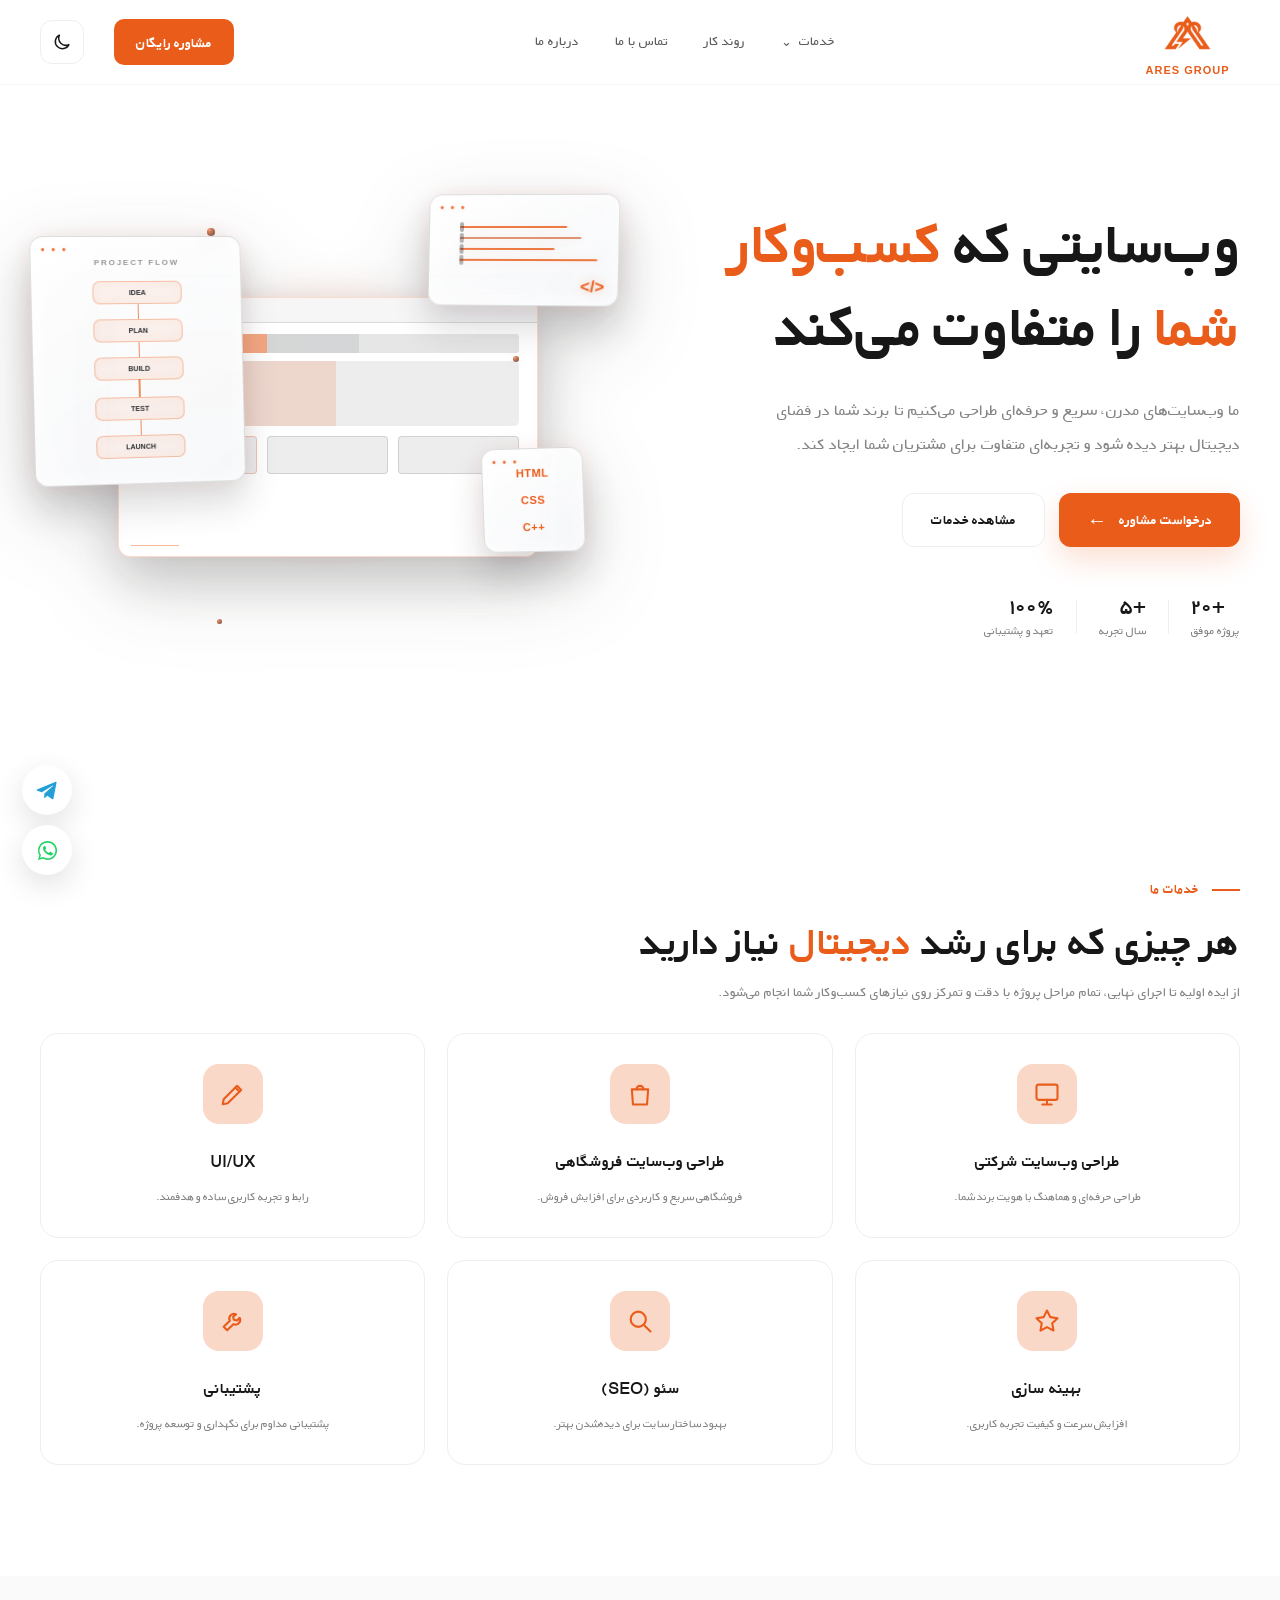
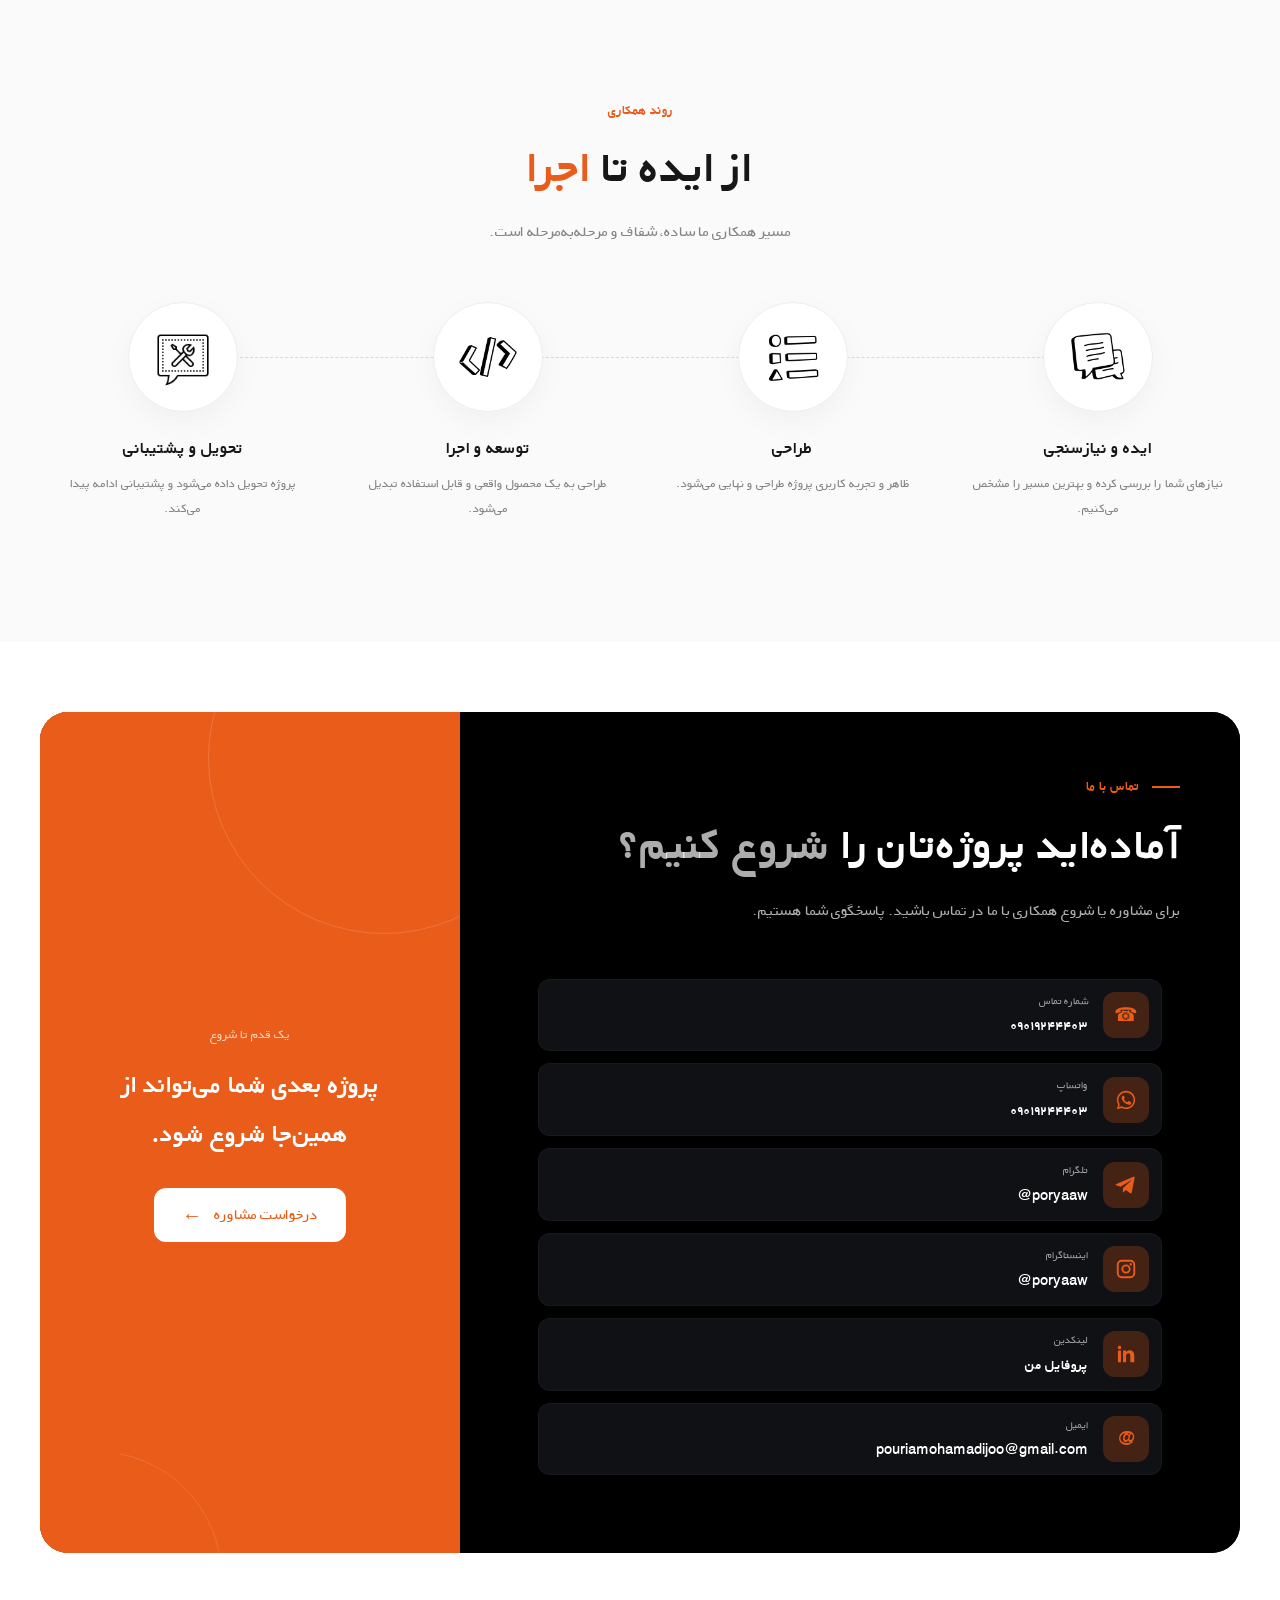
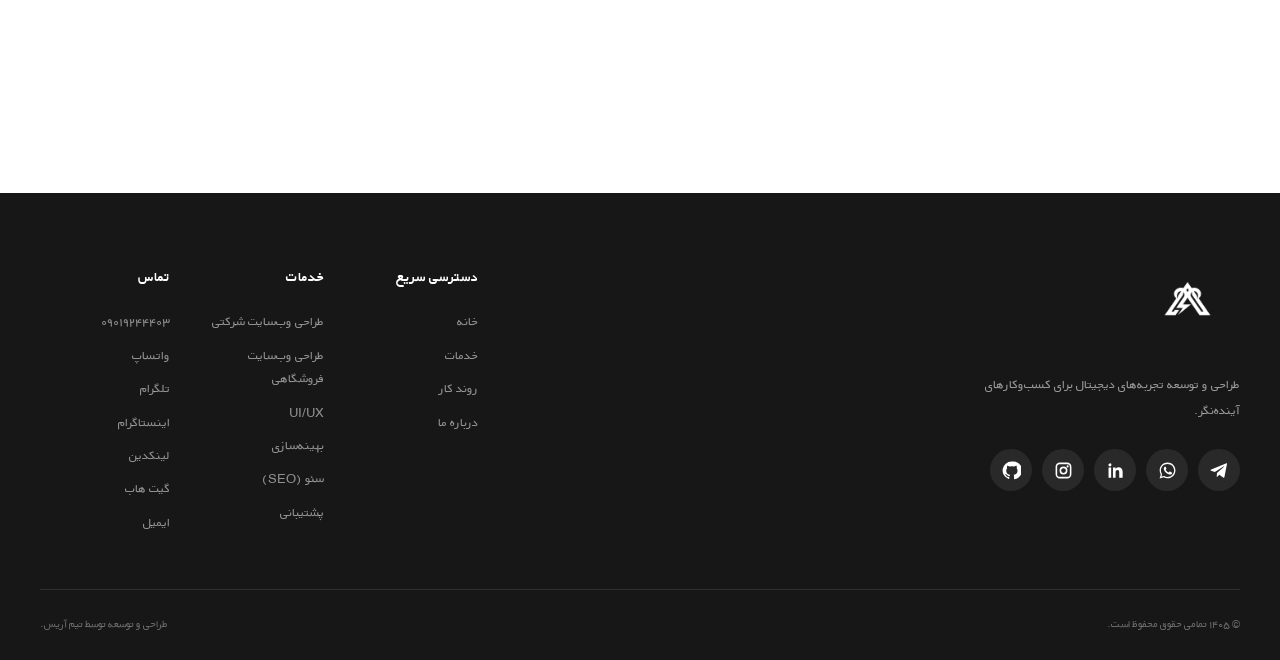
<file: index.html>
<!DOCTYPE html>
<html lang="fa" dir="rtl">

<head>
    <meta charset="UTF-8">
    <meta name="viewport" content="width=device-width, initial-scale=1.0">

    <title>ARES</title>

    <meta
        name="description"
        content="طراحی و توسعه وب‌سایت‌های حرفه‌ای"
    >

    <script>
        (function () {
            try {
                var theme = localStorage.getItem("ares-theme");
                if (theme === "dark" ||
                    (theme === null && window.matchMedia("(prefers-color-scheme: dark)").matches)) {
                    document.documentElement.classList.add("theme-ready");
                }
            } catch (e) {}
        })();
    </script>

    <link rel="stylesheet" href="css/style.css">
</head>

<body>

    <!-- =========================
         FLOATING SOCIAL BUTTONS
    ========================== -->

    <div class="floating-socials">

        <a
            href="https://t.me/poryaaw"
            target="_blank"
            rel="noopener noreferrer"
            class="social-btn telegram"
            aria-label="تلگرام"
        >
            <svg viewBox="0 0 24 24" aria-hidden="true">
                <path d="M21.5 3.5L18.3 20c-.2 1.1-.8 1.4-1.7.9l-4.8-3.5-2.3 2.2c-.3.3-.5.5-1 .5l.3-4.9 8.9-8c.4-.4-.1-.6-.6-.2L6.1 13.8l-4.7-1.5c-1-.3-1-1 .2-1.5L20 3c.9-.3 1.7.2 1.5.5z"/>
            </svg>
        </a>

        <a
            href="https://wa.me/989019244403"
            target="_blank"
            rel="noopener noreferrer"
            class="social-btn whatsapp"
            aria-label="واتساپ"
        >
            <svg viewBox="0 0 24 24" aria-hidden="true">
                <path d="M12.1 2C6.6 2 2.1 6.4 2.1 11.9c0 1.8.5 3.5 1.4 5L2 22l5.2-1.4c1.5.8 3.1 1.2 4.8 1.2 5.5 0 10-4.4 10-9.9S17.6 2 12.1 2zm0 18.1c-1.5 0-3-.4-4.3-1.1l-.3-.2-3.1.8.8-3-.2-.3c-.9-1.3-1.3-2.8-1.3-4.4 0-4.5 3.7-8.1 8.3-8.1s8.3 3.6 8.3 8.1-3.7 8.2-8.2 8.2zm4.5-6.1c-.2-.1-1.4-.7-1.6-.8-.2-.1-.4-.1-.5.1-.2.2-.6.8-.7 1-.1.2-.3.2-.5.1-1.5-.7-2.5-1.3-3.5-3-.3-.5.3-.5.8-1.7.1-.2 0-.4-.1-.5-.1-.1-.5-1.2-.7-1.6-.2-.4-.4-.3-.5-.3h-.4c-.2 0-.5.1-.7.3-.2.2-.9.9-.9 2.2s.9 2.5 1 2.7c.1.2 1.8 2.8 4.4 3.9 1.7.7 2.4.8 3.3.7.5-.1 1.4-.6 1.6-1.1.2-.5.2-1 .1-1.1-.1-.2-.3-.2-.5-.3z"/>
            </svg>
        </a>

    </div>


    <!-- =========================
         HEADER
    ========================== -->

    <header class="header">

        <div class="container header-inner">

            <a href="index.html#home" class="logo-link">
                <img
                    src="/logo/YOUR-LOGO.png"
                    alt="ARES"
                    class="logo"
                >
                <span class="logo-name">ARES GROUP</span>
            </a>

            <nav class="navigation">
<div class="nav-services-dropdown">
                    <a href="index.html#services" class="nav-link nav-services-trigger" aria-haspopup="true">
                        خدمات
                        <span class="nav-services-arrow" aria-hidden="true">⌄</span>
                    </a>
                    <div class="services-dropdown-menu" role="menu">
                        <a href="service-corporate.html" role="menuitem">طراحی وب‌سایت شرکتی</a>
                        <a href="service-ecommerce.html" role="menuitem">طراحی وب‌سایت فروشگاهی</a>
                        <a href="service-uiux.html" role="menuitem">UI/UX</a>
                        <a href="service-optimization.html" role="menuitem">بهینه‌سازی</a>
                        <a href="service-seo.html" role="menuitem">سئو (SEO)</a>
                        <a href="service-support.html" role="menuitem">پشتیبانی</a>
                    </div>
                </div>

                <a href="#process" class="nav-link">
                    روند کار
                </a>

                <a href="#contact" class="nav-link">
                    تماس با ما
                </a>

                <a href="about.html" class="nav-link">
                    درباره ما
                </a>

            </nav>

            <a href="index.html#contact-form" class="header-button consultation-link">
                مشاوره رایگان
            </a>

            <button
                class="theme-toggle"
                type="button"
                aria-label="فعال کردن حالت تاریک"
                aria-pressed="false"
                title="حالت تاریک"
            >
                <svg class="moon-icon" viewBox="0 0 24 24" aria-hidden="true">
                    <path d="M20.2 15.1A8.5 8.5 0 0 1 8.9 3.8 8.5 8.5 0 1 0 20.2 15.1Z"></path>
                </svg>
                <svg class="sun-icon" viewBox="0 0 24 24" aria-hidden="true">
                    <circle cx="12" cy="12" r="4"></circle>
                    <path d="M12 2v2M12 20v2M4.93 4.93l1.42 1.42M17.65 17.65l1.42 1.42M2 12h2M20 12h2M4.93 19.07l1.42-1.42M17.65 6.35l1.42 1.42"></path>
                </svg>
            </button>

            <button
                class="mobile-menu-button"
                aria-label="باز کردن منو"
                type="button"
            >
                <span></span>
                <span></span>
                <span></span>
            </button>

        </div>

        <div class="mobile-navigation">
            <button type="button" class="theme-toggle mobile-theme-toggle" aria-label="تغییر حالت نمایش" aria-pressed="false">
                <svg class="moon-icon" viewBox="0 0 24 24" aria-hidden="true"><path d="M20.2 15.1A8.5 8.5 0 0 1 8.9 3.8 8.5 8.5 0 1 0 20.2 15.1Z"></path></svg>
                <svg class="sun-icon" viewBox="0 0 24 24" aria-hidden="true"><circle cx="12" cy="12" r="4"></circle><path d="M12 2v2M12 20v2M4.93 4.93l1.42 1.42M17.65 17.65l1.42 1.42M2 12h2M20 12h2M4.93 19.07l1.42-1.42M17.65 6.35l1.42 1.42"></path></svg>
            </button>
<div class="mobile-services-group">
                <a href="index.html#services">خدمات</a>
                <div class="mobile-services-submenu">
                    <a href="service-corporate.html">طراحی وب‌سایت شرکتی</a>
                    <a href="service-ecommerce.html">طراحی وب‌سایت فروشگاهی</a>
                    <a href="service-uiux.html">UI/UX</a>
                    <a href="service-optimization.html">بهینه‌سازی</a>
                    <a href="service-seo.html">سئو (SEO)</a>
                    <a href="service-support.html">پشتیبانی</a>
                </div>
            </div>
            <a href="#process">روند کار</a>
            <a href="#contact">تماس با ما</a>
            <a href="about.html">درباره ما</a>

        </div>

    </header>


    <main>

        <!-- =========================
             HERO
        ========================== -->

        <section class="hero" id="home">

            <div class="container hero-grid">

                <div class="hero-content">

                    <h1>
                        وب‌سایتی که
                        <span>کسب‌وکار شما</span>
                        را متفاوت می‌کند
                    </h1>

                    <p class="hero-description">
                        ما وب‌سایت‌های مدرن، سریع و حرفه‌ای طراحی می‌کنیم
                        تا برند شما در فضای دیجیتال بهتر دیده شود و
                        تجربه‌ای متفاوت برای مشتریان شما ایجاد کند.
                    </p>

                    <div class="hero-buttons">

                        <a href="#contact-form" class="primary-button consultation-link">
                            درخواست مشاوره
                            <span>←</span>
                        </a>

                        <a href="#services" class="secondary-button">
                            مشاهده خدمات
                        </a>

                    </div>

                    <div class="hero-trust">

                        <div class="trust-item">
                            <strong dir="ltr">۲۰+</strong>
                            <span>پروژه موفق</span>
                        </div>

                        <div class="trust-divider"></div>

                        <div class="trust-item">
                            <strong>+۵</strong>
                            <span>سال تجربه</span>
                        </div>

                        <div class="trust-divider"></div>

                        <div class="trust-item">
                            <strong>۱۰۰٪</strong>
                            <span>تعهد و پشتیبانی</span>
                        </div>

                    </div>

                </div>


                <div class="hero-visual">

                    <div class="hero-3d-scene" aria-hidden="true">
                        <div class="hero-panel hero-panel-code">
                            
                            <div class="code-line"></div>
                            <div class="code-line"></div>
                            <div class="code-line"></div>
                            <div class="code-line"></div>
                            <b>&lt;/&gt;</b>
                        </div>

                        <div class="hero-panel hero-panel-flow">
                            <span class="flow-title">PROJECT FLOW</span>
                            <div class="flow-row">
                                <i>IDEA</i><em></em><i>PLAN</i><em></em><i>BUILD</i>
                            </div>
                            <div class="flow-row flow-row-second">
                                <i>TEST</i><em></em><i>LAUNCH</i>
                            </div>
                        </div>
<div class="hero-panel-webpage">
                            <div class="web-topbar"></div>
                            <div class="web-nav"></div>
                            <div class="web-hero"></div>
                            <div class="web-cards">
                                <div class="web-card"></div>
                                <div class="web-card"></div>
                                <div class="web-card"></div>
                            </div>
                        </div>

                        <div class="hero-panel hero-panel-data">
                            <div class="stack-item"><b>HTML</b></div>
                            <div class="stack-item"><b>CSS</b></div>
                            <div class="stack-item"><b>C++</b></div>
                        </div>

                        <div class="hero-orb hero-orb-one"></div>
                        <div class="hero-orb hero-orb-two"></div>
                        <div class="hero-orb hero-orb-three"></div>
                    </div>

                </div>

            </div>

        </section>


        <!-- =========================
             SERVICES
        ========================== -->

        <section class="services section" id="services">

            <div class="container">

                <div class="section-heading">

                    <span class="section-label">
                        خدمات ما
                    </span>

                    <h2>
                        هر چیزی که برای رشد
                        <span>دیجیتال</span>
                        نیاز دارید
                    </h2>

                    <p>
                        از ایده اولیه تا اجرای نهایی، تمام مراحل پروژه
                        با دقت و تمرکز روی نیازهای کسب‌وکار شما انجام می‌شود.
                    </p>

                </div>


                <div class="services-grid">

                    <a href="service-corporate.html" class="service-card" aria-label="طراحی وب‌سایت شرکتی">
                        <div class="service-icon" aria-hidden="true"><svg viewBox="0 0 24 24"><rect x="3" y="4" width="18" height="13" rx="1.5"></rect><path d="M8 21h8M12 17v4"></path></svg></div>
                        <h3>طراحی وب‌سایت شرکتی</h3>
                        <p>طراحی حرفه‌ای و هماهنگ با هویت برند شما.</p>
                    </a>

                    <a href="service-ecommerce.html" class="service-card" aria-label="طراحی وب‌سایت فروشگاهی">
                        <div class="service-icon" aria-hidden="true"><svg viewBox="0 0 24 24"><path d="M5 8h14l-1 13H6L5 8Z"></path><path d="M9 8a3 3 0 0 1 6 0"></path></svg></div>
                        <h3>طراحی وب‌سایت فروشگاهی</h3>
                        <p>فروشگاهی سریع و کاربردی برای افزایش فروش.</p>
                    </a>

                    <a href="service-uiux.html" class="service-card" aria-label="UI/UX">
                        <div class="service-icon" aria-hidden="true"><svg viewBox="0 0 24 24"><path d="m4 16.5-.8 4.3 4.3-.8L19 8.5 15.5 5 4 16.5Z"></path><path d="m14 6.5 3.5 3.5"></path></svg></div>
                        <h3>UI/UX</h3>
                        <p>رابط و تجربه کاربری ساده و هدفمند.</p>
                    </a>

                    <a href="service-optimization.html" class="service-card" aria-label="بهینه سازی">
                        <div class="service-icon" aria-hidden="true"><svg viewBox="0 0 24 24"><path d="m12 3 2.8 5.7 6.2.9-4.5 4.4 1.1 6.2-5.6-3-5.6 3 1.1-6.2L3 9.6l6.2-.9L12 3Z"></path></svg></div>
                        <h3>بهینه سازی</h3>
                        <p>افزایش سرعت و کیفیت تجربه کاربری.</p>
                    </a>

                    <a href="service-seo.html" class="service-card" aria-label="سئو (SEO)">
                        <div class="service-icon" aria-hidden="true"><svg viewBox="0 0 24 24"><circle cx="10.5" cy="10.5" r="6.5"></circle><path d="m16 16 5 5"></path></svg></div>
                        <h3>سئو (SEO)</h3>
                        <p>بهبود ساختار سایت برای دیده‌شدن بهتر.</p>
                    </a>

                    <a href="service-support.html" class="service-card" aria-label="پشتیبانی">
                        <div class="service-icon" aria-hidden="true"><svg viewBox="0 0 24 24"><path d="M14.7 6.3a4 4 0 0 0-5.4 5.4L4 17l3 3 5.3-5.3a4 4 0 0 0 5.4-5.4l-2.3 2.3-2.7-.6-.6-2.7 2.6-2Z"></path></svg></div>
                        <h3>پشتیبانی</h3>
                        <p>پشتیبانی مداوم برای نگهداری و توسعه پروژه.</p>
                    </a>

                </div>

            </div>

        </section>


        <!-- =========================
             PROCESS
        ========================== -->

        <section class="process section" id="process">

            <div class="container">

                <div class="section-heading centered">

                    <span class="section-label">
                        روند همکاری
                    </span>

                    <h2>
                        از ایده تا
                        <span>اجرا</span>
                    </h2>

                    <p>
                        مسیر همکاری ما ساده، شفاف و مرحله‌به‌مرحله است.
                    </p>

                </div>


                <div class="process-grid">

                    <div class="process-line"></div>
                    <div class="process-item">

                        <div class="process-icon">
                            <img src="assets/icons/1.png" alt="">
                        </div>

                        <h3>
                            ایده و نیازسنجی
                        </h3>

                        <p>
                            نیازهای شما را بررسی کرده و
                            بهترین مسیر را مشخص می‌کنیم.
                        </p>

                    </div>

                    <div class="process-item">

                        <div class="process-icon">
                            <img src="assets/icons/2.png" alt="">
                        </div>

                        <h3>
                            طراحی
                        </h3>

                        <p>
                            ظاهر و تجربه کاربری پروژه
                            طراحی و نهایی می‌شود.
                        </p>

                    </div>

                    <div class="process-item">

                        <div class="process-icon">
                            <img src="assets/icons/3.png" alt="">
                        </div>

                        <h3>
                            توسعه و اجرا
                        </h3>

                        <p>
                            طراحی به یک محصول واقعی و
                            قابل استفاده تبدیل می‌شود.
                        </p>

                    </div>

                    <div class="process-item">

                        <div class="process-icon">
                            <img src="assets/icons/4.png" alt="">
                        </div>

                        <h3>
                            تحویل و پشتیبانی
                        </h3>

                        <p>
                            پروژه تحویل داده می‌شود و
                            پشتیبانی ادامه پیدا می‌کند.
                        </p>

                    </div>

                </div>

            </div>

        </section>


        <!-- =========================
             CONTACT
        ========================== -->

        <section class="contact section" id="contact">

            <div class="container">

                <div class="contact-box">

                    <div class="contact-content">

                        <span class="section-label">
                            تماس با ما
                        </span>

                        <h2>
                            آماده‌اید پروژه‌تان را
                            <span>شروع کنیم؟</span>
                        </h2>

                        <p>
                            برای مشاوره یا شروع همکاری با ما در تماس باشید.
                            پاسخگوی شما هستیم.
                        </p>

                        <div class="contact-methods">


                            <a
                                href="tel:09019244403"
                                class="contact-method"
                            >
                                <div class="contact-method-icon">
                                    ☎
                                </div>

                                <div>
                                    <span>شماره تماس</span>
                                    <strong>
                                        ۰۹۰۱۹۲۴۴۴۰۳
                                    </strong>
                                </div>
                            </a>



                            <a
                                href="https://wa.me/989019244403"
                                target="_blank"
                                rel="noopener noreferrer"
                                class="contact-method"
                            >
                                <div class="contact-method-icon social-icon whatsapp-icon">
                                    <svg viewBox="0 0 24 24" aria-hidden="true"><path d="M12.1 2C6.6 2 2.1 6.4 2.1 11.9c0 1.8.5 3.5 1.4 5L2 22l5.2-1.4c1.5.8 3.1 1.2 4.8 1.2 5.5 0 10-4.4 10-9.9S17.6 2 12.1 2zm0 18.1c-1.5 0-3-.4-4.3-1.1l-.3-.2-3.1.8.8-3-.2-.3c-.9-1.3-1.3-2.8-1.3-4.4 0-4.5 3.7-8.1 8.3-8.1s8.3 3.6 8.3 8.1-3.7 8.2-8.2 8.2zm4.5-6.1c-.2-.1-1.4-.7-1.6-.8-.2-.1-.4-.1-.5.1-.2.2-.6.8-.7 1-.1.2-.3.2-.5.1-1.5-.7-2.5-1.3-3.5-3-.3-.5.3-.5.8-1.7.1-.2 0-.4-.1-.5-.1-.1-.5-1.2-.7-1.6-.2-.4-.4-.3-.5-.3h-.4c-.2 0-.5.1-.7.3-.2.2-.9.9-.9 2.2s.9 2.5 1 2.7c.1.2 1.8 2.8 4.4 3.9 1.7.7 2.4.8 3.3.7.5-.1 1.4-.6 1.6-1.1.2-.5.2-1 .1-1.1-.1-.2-.3-.2-.5-.3z"/></svg>
                                </div>

                                <div>
                                    <span>واتساپ</span>
                                    <strong>
                                        ۰۹۰۱۹۲۴۴۴۰۳
                                    </strong>
                                </div>
                            </a>



                            <a
                                href="https://t.me/poryaaw"
                                target="_blank"
                                rel="noopener noreferrer"
                                class="contact-method"
                            >
                                <div class="contact-method-icon social-icon telegram-icon">
                                    <svg viewBox="0 0 24 24" aria-hidden="true"><path d="M21.5 3.5L18.3 20c-.2 1.1-.8 1.4-1.7.9l-4.8-3.5-2.3 2.2c-.3.3-.5.5-1 .5l.3-4.9 8.9-8c.4-.4-.1-.6-.6-.2L6.1 13.8l-4.7-1.5c-1-.3-1-1 .2-1.5L20 3c.9-.3 1.7.2 1.5.5z"/></svg>
                                </div>

                                <div>
                                    <span>تلگرام</span>
                                    <strong>
                                        @poryaaw
                                    </strong>
                                </div>
                            </a>


                            <a
                                href="https://www.instagram.com/poryaaw/"
                                target="_blank"
                                rel="noopener noreferrer"
                                class="contact-method"
                                aria-label="اینستاگرام"
                            >
                                <div class="contact-method-icon social-icon">
                                    <svg viewBox="0 0 24 24" aria-hidden="true">
                                        <path d="M7.3 2h9.4A5.3 5.3 0 0 1 22 7.3v9.4a5.3 5.3 0 0 1-5.3 5.3H7.3A5.3 5.3 0 0 1 2 16.7V7.3A5.3 5.3 0 0 1 7.3 2zm0 2A3.3 3.3 0 0 0 4 7.3v9.4A3.3 3.3 0 0 0 7.3 20h9.4a3.3 3.3 0 0 0 3.3-3.3V7.3A3.3 3.3 0 0 0 16.7 4H7.3zm9.9 1.5a1.3 1.3 0 1 1 0 2.6 1.3 1.3 0 0 1 0-2.6zM12 7a5 5 0 1 1 0 10 5 5 0 0 1 0-10zm0 2a3 3 0 1 0 0 6 3 3 0 0 0 0-6z"/>
                                    </svg>
                                </div>
                                <div>
                                    <span>اینستاگرام</span>
                                    <strong>@poryaaw</strong>
                                </div>
                            </a>


                            <a
                                href="https://www.linkedin.com/in/pouriyamohammadijoo-ab407a313"
                                target="_blank"
                                rel="noopener noreferrer"
                                class="contact-method"
                                aria-label="لینکدین"
                            >
                                <div class="contact-method-icon social-icon">
                                    <svg viewBox="0 0 24 24" aria-hidden="true">
                                        <path d="M6.5 8.2H3.2V21h3.3V8.2zM4.9 3A1.9 1.9 0 1 0 5 6.8 1.9 1.9 0 0 0 4.9 3zM21 13.7c0-3.9-2.1-5.8-5-5.8-2.3 0-3.3 1.3-3.9 2.1V8.2H8.8V21h3.3v-6.3c0-1.7.3-3.4 2.5-3.4 2.1 0 2.1 2 2.1 3.5V21H21v-7.3z"/>
                                    </svg>
                                </div>
                                <div>
                                    <span>لینکدین</span>
                                    <strong>پروفایل من</strong>
                                </div>
                            </a>

                            <a href="mailto:pouriamohamadijoo@gmail.com" class="contact-method">
                                <div class="contact-method-icon">@</div>
                                <div>
                                    <span>ایمیل</span>
                                    <strong>pouriamohamadijoo@gmail.com</strong>
                                </div>
                            </a>

                        </div>

                    </div>


                    <div class="contact-action">

                        <div class="contact-action-inner">

                            <div class="contact-action-copy">
                                <span>
                                    یک قدم تا شروع
                                </span>

                                <h3>
                                    پروژه بعدی شما
                                    می‌تواند از همین‌جا شروع شود.
                                </h3>
                            </div>

                            <button
                                type="button"
                                class="white-button contact-form-toggle"
                                aria-expanded="false"
                                aria-controls="contact-form"
                            >
                                درخواست مشاوره
                                <span>←</span>
                            </button>

                            <form class="contact-form" id="contact-form" novalidate>
                                <input type="text" name="website" class="contact-form-honeypot" tabindex="-1" autocomplete="off" aria-hidden="true">
                                <div class="contact-form-header">
                                    <span>شروع همکاری</span>
                                    <button type="button" class="contact-form-close" aria-label="بستن فرم">×</button>
                                </div>

                                <label>
                                    <span>نام و نام خانوادگی</span>
                                    <input type="text" name="name" autocomplete="name" placeholder="نام و نام خانوادگی" required>
                                </label>

                                <label>
                                    <span>شماره تماس</span>
                                    <input type="tel" name="phone" autocomplete="tel" inputmode="numeric" pattern="[0-9]*" maxlength="11" placeholder="09123456789" required>
                                </label>

                                <label>
                                    <span>به چه چیزی نیاز داری؟</span>
                                    <select name="service" required>
                                        <option value="" selected disabled>انتخاب خدمت</option>
                                        <option>طراحی وب‌سایت شرکتی</option>
                                        <option>طراحی وب‌سایت فروشگاهی</option>
                                        <option>UI/UX</option>
                                        <option>بهینه سازی</option>
                                        <option>سئو (SEO)</option>
                                        <option>پشتیبانی</option>
                                        <option>سایر</option>
                                    </select>
                                </label>

                                <label>
                                    <span>توضیح کوتاه <em>(اختیاری)</em></span>
                                    <textarea name="message" rows="3" placeholder="توضیح کوتاه درباره پروژه"></textarea>
                                </label>

                                <button type="submit" class="contact-form-submit">
                                    ارسال درخواست
                                </button>

                                <p class="contact-form-status" role="status" aria-live="polite"></p>
                            </form>

                        </div>

                    </div>

                </div>

            </div>

        </section>

    </main>


    <!-- =========================
         FOOTER
    ========================== -->

    <footer class="footer">

        <div class="container">

            <div class="footer-main">

                <div class="footer-brand">

                    <a href="#home" class="footer-logo-link" aria-label="بازگشت به خانه">
                        <img
                            src="/logo/YOUR-LOGO.png"
                            alt="ARES"
                            class="footer-logo"
                        >
                    </a>

                    <p>
                        طراحی و توسعه تجربه‌های دیجیتال
                        برای کسب‌وکارهای آینده‌نگر.
                    </p>

                    <div class="footer-socials">

                        <a
                            href="https://t.me/poryaaw"
                            target="_blank"
                            rel="noopener noreferrer"
                            aria-label="تلگرام"
                        >
                            <svg viewBox="0 0 24 24" aria-hidden="true">
                                <path d="M21.5 3.5L18.3 20c-.2 1.1-.8 1.4-1.7.9l-4.8-3.5-2.3 2.2c-.3.3-.5.5-1 .5l.3-4.9 8.9-8c.4-.4-.1-.6-.6-.2L6.1 13.8l-4.7-1.5c-1-.3-1-1 .2-1.5L20 3c.9-.3 1.7.2 1.5.5z"/>
                            </svg>
                        </a>

                        <a
                            href="https://wa.me/989019244403"
                            target="_blank"
                            rel="noopener noreferrer"
                            aria-label="واتساپ"
                        >
                            <svg viewBox="0 0 24 24" aria-hidden="true">
                                <path d="M12.1 2C6.6 2 2.1 6.4 2.1 11.9c0 1.8.5 3.5 1.4 5L2 22l5.2-1.4c1.5.8 3.1 1.2 4.8 1.2 5.5 0 10-4.4 10-9.9S17.6 2 12.1 2zm0 18.1c-1.5 0-3-.4-4.3-1.1l-.3-.2-3.1.8.8-3-.2-.3c-.9-1.3-1.3-2.8-1.3-4.4 0-4.5 3.7-8.1 8.3-8.1s8.3 3.6 8.3 8.1-3.7 8.2-8.2 8.2zm4.5-6.1c-.2-.1-1.4-.7-1.6-.8-.2-.1-.4-.1-.5.1-.2.2-.6.8-.7 1-.1.2-.3.2-.5.1-1.5-.7-2.5-1.3-3.5-3-.3-.5.3-.5.8-1.7.1-.2 0-.4-.1-.5-.1-.1-.5-1.2-.7-1.6-.2-.4-.4-.3-.5-.3h-.4c-.2 0-.5.1-.7.3-.2.2-.9.9-.9 2.2s.9 2.5 1 2.7c.1.2 1.8 2.8 4.4 3.9 1.7.7 2.4.8 3.3.7.5-.1 1.4-.6 1.6-1.1.2-.5.2-1 .1-1.1-.1-.2-.3-.2-.5-.3z"/>
                            </svg>
                        </a>

                        <a href="https://www.linkedin.com/in/pouriyamohammadijoo-ab407a313" target="_blank" rel="noopener noreferrer" aria-label="لینکدین">
                            <svg viewBox="0 0 24 24" aria-hidden="true"><path d="M6.5 8.2H3.2V21h3.3V8.2zM4.9 3A1.9 1.9 0 1 0 5 6.8 1.9 1.9 0 0 0 4.9 3zM21 13.7c0-3.9-2.1-5.8-5-5.8-2.3 0-3.3 1.3-3.9 2.1V8.2H8.8V21h3.3v-6.3c0-1.7.3-3.4 2.5-3.4 2.1 0 2.1 2 2.1 3.5V21H21v-7.3z"/></svg>
                        </a>

                        <a href="https://www.instagram.com/poryaaw/" target="_blank" rel="noopener noreferrer" aria-label="اینستاگرام">
                            <svg viewBox="0 0 24 24" aria-hidden="true"><path d="M7.3 2h9.4A5.3 5.3 0 0 1 22 7.3v9.4a5.3 5.3 0 0 1-5.3 5.3H7.3A5.3 5.3 0 0 1 2 16.7V7.3A5.3 5.3 0 0 1 7.3 2zm0 2A3.3 3.3 0 0 0 4 7.3v9.4A3.3 3.3 0 0 0 7.3 20h9.4a3.3 3.3 0 0 0 3.3-3.3V7.3A3.3 3.3 0 0 0 16.7 4H7.3zm9.9 1.5a1.3 1.3 0 1 1 0 2.6 1.3 1.3 0 0 1 0-2.6zM12 7a5 5 0 1 1 0 10 5 5 0 0 1 0-10zm0 2a3 3 0 1 0 0 6 3 3 0 0 0 0-6z"/></svg>
                        </a>


                        <a href="#" class="github-placeholder" aria-label="گیت‌هاب" title="گیت‌هاب">
                            <svg viewBox="0 0 24 24" aria-hidden="true">
                                <path d="M12 .7a11.3 11.3 0 0 0-3.6 22c.6.1.8-.3.8-.6v-2.1c-3.1.7-3.8-1.3-3.8-1.3-.5-1.3-1.2-1.6-1.2-1.6-1-.7.1-.7.1-.7 1.1.1 1.7 1.1 1.7 1.1 1 .1.8 2.1 3.8 1.5.1-.7.4-1.2.7-1.5-2.5-.3-5.1-1.2-5.1-5.5 0-1.2.4-2.2 1.1-3-.1-.3-.5-1.5.1-3.1 0 0 .9-.3 3.1 1.1a10.7 10.7 0 0 1 5.6 0c2.2-1.5 3.1-1.1 3.1-1.1.6 1.6.2 2.8.1 3.1.7.8 1.1 1.8 1.1 3 0 4.3-2.6 5.2-5.1 5.5.4.3.7 1 .7 2v2.9c0 .3.2.7.8.6A11.3 11.3 0 0 0 12 .7Z"/>
                            </svg>
                        </a>
                    </div>

                </div>


                <div class="footer-column">

                    <h4>
                        دسترسی سریع
                    </h4>

                    <a href="#home">خانه</a>
                    <a href="#services">خدمات</a>
                    <a href="#process">روند کار</a>
                    <a href="about.html">درباره ما</a>

                </div>


                <div class="footer-column">

                    <h4>
                        خدمات
                    </h4>

                    <a href="#services">طراحی وب‌سایت شرکتی</a>
                    <a href="#services">طراحی وب‌سایت فروشگاهی</a>
                    <a href="#services">UI/UX</a>
                    <a href="#services">بهینه‌سازی</a>
                    <a href="#services">سئو (SEO)</a>
                    <a href="#services">پشتیبانی</a>

                </div>


                <div class="footer-column">

                    <h4>
                        تماس
                    </h4>

                    <a href="tel:09019244403">
                        ۰۹۰۱۹۲۴۴۴۰۳
                    </a>

                    <a
                        href="https://wa.me/989019244403"
                        target="_blank"
                        rel="noopener noreferrer"
                    >
                        واتساپ
                    </a>

                    <a
                        href="https://t.me/poryaaw"
                        target="_blank"
                        rel="noopener noreferrer"
                    >
                        تلگرام
                    </a>

                    <a
                        href="https://www.instagram.com/poryaaw/"
                        target="_blank"
                        rel="noopener noreferrer"
                    >
                        اینستاگرام
                    </a>

                    <a
                        href="https://www.linkedin.com/in/pouriyamohammadijoo-ab407a313"
                        target="_blank"
                        rel="noopener noreferrer"
                    >
                        لینکدین
                    </a>

                    <a href="#" class="github-placeholder">
                        گیت هاب
                    </a>

                    <a href="mailto:pouriamohamadijoo@gmail.com">
                        ایمیل
                    </a>

                </div>

            </div>


            <div class="footer-bottom">

                <span>
                    © ۱۴۰۵ تمامی حقوق محفوظ است.
                </span>

                <span>
                    طراحی و توسعه توسط تیم آریس.
                </span>

            </div>

        </div>

    </footer>


    <script src="js/script.js"></script>

</body>

</html>
</file>
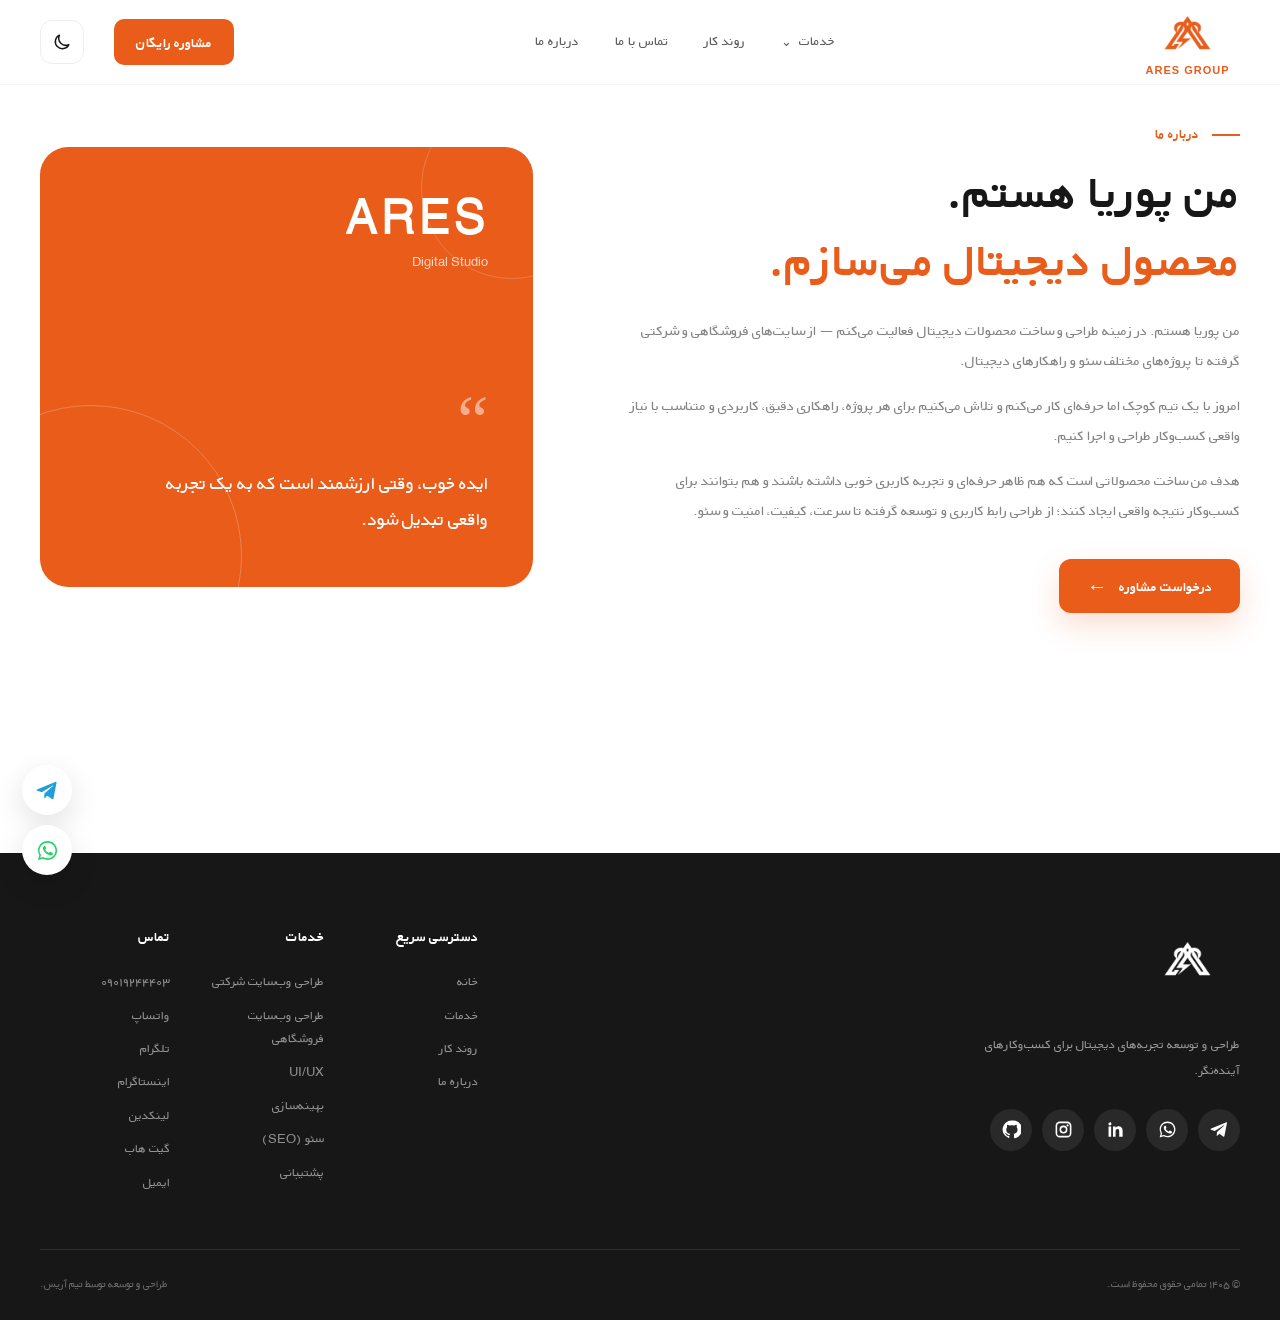
<file: about.html>
<!DOCTYPE html>
<html lang="fa" dir="rtl">

<head>
    <meta charset="UTF-8">
    <meta name="viewport" content="width=device-width, initial-scale=1.0">

    <title>درباره ما | ARES</title>

    <meta
        name="description"
        content="طراحی و توسعه وب‌سایت‌های حرفه‌ای"
    >

    <script>
        (function () {
            try {
                var theme = localStorage.getItem("ares-theme");
                if (theme === "dark" ||
                    (theme === null && window.matchMedia("(prefers-color-scheme: dark)").matches)) {
                    document.documentElement.classList.add("theme-ready");
                }
            } catch (e) {}
        })();
    </script>

    <link rel="stylesheet" href="css/style.css">
</head>

<body>

    <!-- =========================
         FLOATING SOCIAL BUTTONS
    ========================== -->

    <div class="floating-socials">

        <a
            href="https://t.me/poryaaw"
            target="_blank"
            rel="noopener noreferrer"
            class="social-btn telegram"
            aria-label="تلگرام"
        >
            <svg viewBox="0 0 24 24" aria-hidden="true">
                <path d="M21.5 3.5L18.3 20c-.2 1.1-.8 1.4-1.7.9l-4.8-3.5-2.3 2.2c-.3.3-.5.5-1 .5l.3-4.9 8.9-8c.4-.4-.1-.6-.6-.2L6.1 13.8l-4.7-1.5c-1-.3-1-1 .2-1.5L20 3c.9-.3 1.7.2 1.5.5z"/>
            </svg>
        </a>

        <a
            href="https://wa.me/989019244403"
            target="_blank"
            rel="noopener noreferrer"
            class="social-btn whatsapp"
            aria-label="واتساپ"
        >
            <svg viewBox="0 0 24 24" aria-hidden="true">
                <path d="M12.1 2C6.6 2 2.1 6.4 2.1 11.9c0 1.8.5 3.5 1.4 5L2 22l5.2-1.4c1.5.8 3.1 1.2 4.8 1.2 5.5 0 10-4.4 10-9.9S17.6 2 12.1 2zm0 18.1c-1.5 0-3-.4-4.3-1.1l-.3-.2-3.1.8.8-3-.2-.3c-.9-1.3-1.3-2.8-1.3-4.4 0-4.5 3.7-8.1 8.3-8.1s8.3 3.6 8.3 8.1-3.7 8.2-8.2 8.2zm4.5-6.1c-.2-.1-1.4-.7-1.6-.8-.2-.1-.4-.1-.5.1-.2.2-.6.8-.7 1-.1.2-.3.2-.5.1-1.5-.7-2.5-1.3-3.5-3-.3-.5.3-.5.8-1.7.1-.2 0-.4-.1-.5-.1-.1-.5-1.2-.7-1.6-.2-.4-.4-.3-.5-.3h-.4c-.2 0-.5.1-.7.3-.2.2-.9.9-.9 2.2s.9 2.5 1 2.7c.1.2 1.8 2.8 4.4 3.9 1.7.7 2.4.8 3.3.7.5-.1 1.4-.6 1.6-1.1.2-.5.2-1 .1-1.1-.1-.2-.3-.2-.5-.3z"/>
            </svg>
        </a>

    </div>


    <!-- =========================
         HEADER
    ========================== -->

    <header class="header">

        <div class="container header-inner">

            <a href="index.html#home" class="logo-link">
                <img
                    src="/logo/YOUR-LOGO.png"
                    alt="ARES"
                    class="logo"
                >
                <span class="logo-name">ARES GROUP</span>
            </a>

            <nav class="navigation">

                <div class="nav-services-dropdown">
                    <a href="index.html#services" class="nav-link nav-services-trigger" aria-haspopup="true">
                        خدمات
                        <span class="nav-services-arrow" aria-hidden="true">⌄</span>
                    </a>
                    <div class="services-dropdown-menu" role="menu">
                        <a href="service-corporate.html" role="menuitem">طراحی وب‌سایت شرکتی</a>
                        <a href="service-ecommerce.html" role="menuitem">طراحی وب‌سایت فروشگاهی</a>
                        <a href="service-uiux.html" role="menuitem">UI/UX</a>
                        <a href="service-optimization.html" role="menuitem">بهینه‌سازی</a>
                        <a href="service-seo.html" role="menuitem">سئو (SEO)</a>
                        <a href="service-support.html" role="menuitem">پشتیبانی</a>
                    </div>
                </div>

                <a href="index.html#process" class="nav-link">
                    روند کار
                </a>

                <a href="index.html#contact" class="nav-link">
                    تماس با ما
                </a>

                <a href="about.html" class="nav-link active">
                    درباره ما
                </a>

            </nav>

            <a href="index.html#contact-form" class="header-button consultation-link">
                مشاوره رایگان
            </a>

            <button
                class="theme-toggle"
                type="button"
                aria-label="فعال کردن حالت تاریک"
                aria-pressed="false"
                title="حالت تاریک"
            >
                <svg class="moon-icon" viewBox="0 0 24 24" aria-hidden="true">
                    <path d="M20.2 15.1A8.5 8.5 0 0 1 8.9 3.8 8.5 8.5 0 1 0 20.2 15.1Z"></path>
                </svg>
                <svg class="sun-icon" viewBox="0 0 24 24" aria-hidden="true">
                    <circle cx="12" cy="12" r="4"></circle>
                    <path d="M12 2v2M12 20v2M4.93 4.93l1.42 1.42M17.65 17.65l1.42 1.42M2 12h2M20 12h2M4.93 19.07l1.42-1.42M17.65 6.35l1.42-1.42"></path>
                </svg>
            </button>

            <button
                class="mobile-menu-button"
                aria-label="باز کردن منو"
                type="button"
            >
                <span></span>
                <span></span>
                <span></span>
            </button>

        </div>

        <div class="mobile-navigation">
<div class="mobile-services-group">
                <a href="index.html#services">خدمات</a>
                <div class="mobile-services-submenu">
                    <a href="service-corporate.html">طراحی وب‌سایت شرکتی</a>
                    <a href="service-ecommerce.html">طراحی وب‌سایت فروشگاهی</a>
                    <a href="service-uiux.html">UI/UX</a>
                    <a href="service-optimization.html">بهینه‌سازی</a>
                    <a href="service-seo.html">سئو (SEO)</a>
                    <a href="service-support.html">پشتیبانی</a>
                </div>
            </div>
            <a href="index.html#process">روند کار</a>
            <a href="index.html#contact">تماس با ما</a>
            <a href="about.html">درباره ما</a>

        </div>

    </header>


    <main>

        <section class="about section about-page" id="about">

            <div class="container about-grid">

                <div class="about-content">

                    <span class="section-label">
                        درباره ما
                    </span>

                    <h1>
                        من پوریا هستم.
                        <br>
                        <span>محصول دیجیتال می‌سازم.</span>
                    </h1>

                    <p>
                        من پوریا هستم. در زمینه طراحی و ساخت محصولات دیجیتال فعالیت می‌کنم —
                        از سایت‌های فروشگاهی و شرکتی گرفته تا پروژه‌های مختلف سئو و راهکارهای دیجیتال.
                    </p>

                    <p>
                        امروز با یک تیم کوچک اما حرفه‌ای کار می‌کنم و تلاش می‌کنیم
                        برای هر پروژه، راهکاری دقیق، کاربردی و متناسب با نیاز واقعی کسب‌وکار طراحی و اجرا کنیم.
                    </p>

                    <p>
                        هدف من ساخت محصولاتی است که هم ظاهر حرفه‌ای و تجربه کاربری خوبی داشته باشند
                        و هم بتوانند برای کسب‌وکار نتیجه واقعی ایجاد کنند؛
                        از طراحی رابط کاربری و توسعه گرفته تا سرعت، کیفیت، امنیت و سئو.
                    </p>

                    <a href="index.html#contact-form" class="primary-button consultation-link">
                        درخواست مشاوره
                        <span>←</span>
                    </a>

                </div>

                <div class="about-box">

                    <div class="about-box-decoration"></div>

                    <div class="about-stat">
                        <strong>ARES</strong>
                        <span>Digital Studio</span>
                    </div>

                    <div class="about-quote">
                        <span>“</span>
                        <p>
                            ایده خوب، وقتی ارزشمند است
                            که به یک تجربه واقعی تبدیل شود.
                        </p>
                    </div>

                </div>

            </div>

        </section>

    </main>


    <!-- =========================
         FOOTER
    ========================== -->

    <footer class="footer">

        <div class="container">

            <div class="footer-main">

                <div class="footer-brand">

                    <a href="index.html#home" class="footer-logo-link" aria-label="بازگشت به خانه">
                        <img
                            src="/logo/YOUR-LOGO.png"
                            alt="ARES"
                            class="footer-logo"
                        >
                    </a>

                    <p>
                        طراحی و توسعه تجربه‌های دیجیتال
                        برای کسب‌وکارهای آینده‌نگر.
                    </p>

                    <div class="footer-socials">

                        <a
                            href="https://t.me/poryaaw"
                            target="_blank"
                            rel="noopener noreferrer"
                            aria-label="تلگرام"
                        >
                            <svg viewBox="0 0 24 24" aria-hidden="true">
                                <path d="M21.5 3.5L18.3 20c-.2 1.1-.8 1.4-1.7.9l-4.8-3.5-2.3 2.2c-.3.3-.5.5-1 .5l.3-4.9 8.9-8c.4-.4-.1-.6-.6-.2L6.1 13.8l-4.7-1.5c-1-.3-1-1 .2-1.5L20 3c.9-.3 1.7.2 1.5.5z"/>
                            </svg>
                        </a>

                        <a
                            href="https://wa.me/989019244403"
                            target="_blank"
                            rel="noopener noreferrer"
                            aria-label="واتساپ"
                        >
                            <svg viewBox="0 0 24 24" aria-hidden="true">
                                <path d="M12.1 2C6.6 2 2.1 6.4 2.1 11.9c0 1.8.5 3.5 1.4 5L2 22l5.2-1.4c1.5.8 3.1 1.2 4.8 1.2 5.5 0 10-4.4 10-9.9S17.6 2 12.1 2zm0 18.1c-1.5 0-3-.4-4.3-1.1l-.3-.2-3.1.8.8-3-.2-.3c-.9-1.3-1.3-2.8-1.3-4.4 0-4.5 3.7-8.1 8.3-8.1s8.3 3.6 8.3 8.1-3.7 8.2-8.2 8.2zm4.5-6.1c-.2-.1-1.4-.7-1.6-.8-.2-.1-.4-.1-.5.1-.2.2-.6.8-.7 1-.1.2-.3.2-.5.1-1.5-.7-2.5-1.3-3.5-3-.3-.5.3-.5.8-1.7.1-.2 0-.4-.1-.5-.1-.1-.5-1.2-.7-1.6-.2-.4-.4-.3-.5-.3h-.4c-.2 0-.5.1-.7.3-.2.2-.9.9-.9 2.2s.9 2.5 1 2.7c.1.2 1.8 2.8 4.4 3.9 1.7.7 2.4.8 3.3.7.5-.1 1.4-.6 1.6-1.1.2-.5.2-1 .1-1.1-.1-.2-.3-.2-.5-.3z"/>
                            </svg>
                        </a>

                        <a href="https://www.linkedin.com/in/pouriyamohammadijoo-ab407a313" target="_blank" rel="noopener noreferrer" aria-label="لینکدین">
                            <svg viewBox="0 0 24 24" aria-hidden="true"><path d="M6.5 8.2H3.2V21h3.3V8.2zM4.9 3A1.9 1.9 0 1 0 5 6.8 1.9 1.9 0 0 0 4.9 3zM21 13.7c0-3.9-2.1-5.8-5-5.8-2.3 0-3.3 1.3-3.9 2.1V8.2H8.8V21h3.3v-6.3c0-1.7.3-3.4 2.5-3.4 2.1 0 2.1 2 2.1 3.5V21H21v-7.3z"/></svg>
                        </a>

                        <a href="https://www.instagram.com/poryaaw/" target="_blank" rel="noopener noreferrer" aria-label="اینستاگرام">
                            <svg viewBox="0 0 24 24" aria-hidden="true"><path d="M7.3 2h9.4A5.3 5.3 0 0 1 22 7.3v9.4a5.3 5.3 0 0 1-5.3 5.3H7.3A5.3 5.3 0 0 1 2 16.7V7.3A5.3 5.3 0 0 1 7.3 2zm0 2A3.3 3.3 0 0 0 4 7.3v9.4A3.3 3.3 0 0 0 7.3 20h9.4a3.3 3.3 0 0 0 3.3-3.3V7.3A3.3 3.3 0 0 0 16.7 4H7.3zm9.9 1.5a1.3 1.3 0 1 1 0 2.6 1.3 1.3 0 0 1 0-2.6zM12 7a5 5 0 1 1 0 10 5 5 0 0 1 0-10zm0 2a3 3 0 1 0 0 6 3 3 0 0 0 0-6z"/></svg>
                        </a>


                        <a href="#" class="github-placeholder" aria-label="گیت‌هاب" title="گیت‌هاب">
                            <svg viewBox="0 0 24 24" aria-hidden="true">
                                <path d="M12 .7a11.3 11.3 0 0 0-3.6 22c.6.1.8-.3.8-.6v-2.1c-3.1.7-3.8-1.3-3.8-1.3-.5-1.3-1.2-1.6-1.2-1.6-1-.7.1-.7.1-.7 1.1.1 1.7 1.1 1.7 1.1 1 .1.8 2.1 3.8 1.5.1-.7.4-1.2.7-1.5-2.5-.3-5.1-1.2-5.1-5.5 0-1.2.4-2.2 1.1-3-.1-.3-.5-1.5.1-3.1 0 0 .9-.3 3.1 1.1a10.7 10.7 0 0 1 5.6 0c2.2-1.5 3.1-1.1 3.1-1.1.6 1.6.2 2.8.1 3.1.7.8 1.1 1.8 1.1 3 0 4.3-2.6 5.2-5.1 5.5.4.3.7 1 .7 2v2.9c0 .3.2.7.8.6A11.3 11.3 0 0 0 12 .7Z"/>
                            </svg>
                        </a>
                    </div>

                </div>


                <div class="footer-column">

                    <h4>
                        دسترسی سریع
                    </h4>

                    <a href="index.html#home">خانه</a>
                    <a href="index.html#services">خدمات</a>
                    <a href="index.html#process">روند کار</a>
                    <a href="about.html">درباره ما</a>

                </div>


                <div class="footer-column">

                    <h4>
                        خدمات
                    </h4>

                    <a href="#services">طراحی وب‌سایت شرکتی</a>
                    <a href="#services">طراحی وب‌سایت فروشگاهی</a>
                    <a href="#services">UI/UX</a>
                    <a href="#services">بهینه‌سازی</a>
                    <a href="#services">سئو (SEO)</a>
                    <a href="#services">پشتیبانی</a>

                </div>


                <div class="footer-column">

                    <h4>
                        تماس
                    </h4>

                    <a href="tel:09019244403">
                        ۰۹۰۱۹۲۴۴۴۰۳
                    </a>

                    <a
                        href="https://wa.me/989019244403"
                        target="_blank"
                        rel="noopener noreferrer"
                    >
                        واتساپ
                    </a>

                    <a
                        href="https://t.me/poryaaw"
                        target="_blank"
                        rel="noopener noreferrer"
                    >
                        تلگرام
                    </a>

                    <a
                        href="https://www.instagram.com/poryaaw/"
                        target="_blank"
                        rel="noopener noreferrer"
                    >
                        اینستاگرام
                    </a>

                    <a
                        href="https://www.linkedin.com/in/pouriyamohammadijoo-ab407a313"
                        target="_blank"
                        rel="noopener noreferrer"
                    >
                        لینکدین
                    </a>

                    <a href="#" class="github-placeholder">
                        گیت هاب
                    </a>

                    <a href="mailto:pouriamohamadijoo@gmail.com">
                        ایمیل
                    </a>

                </div>

            </div>


            <div class="footer-bottom">

                <span>
                    © ۱۴۰۵ تمامی حقوق محفوظ است.
                </span>

                <span>
                    طراحی و توسعه توسط تیم آریس.
                </span>

            </div>

        </div>

    </footer>


    <script src="js/script.js"></script>

</body>

</html>
</file>
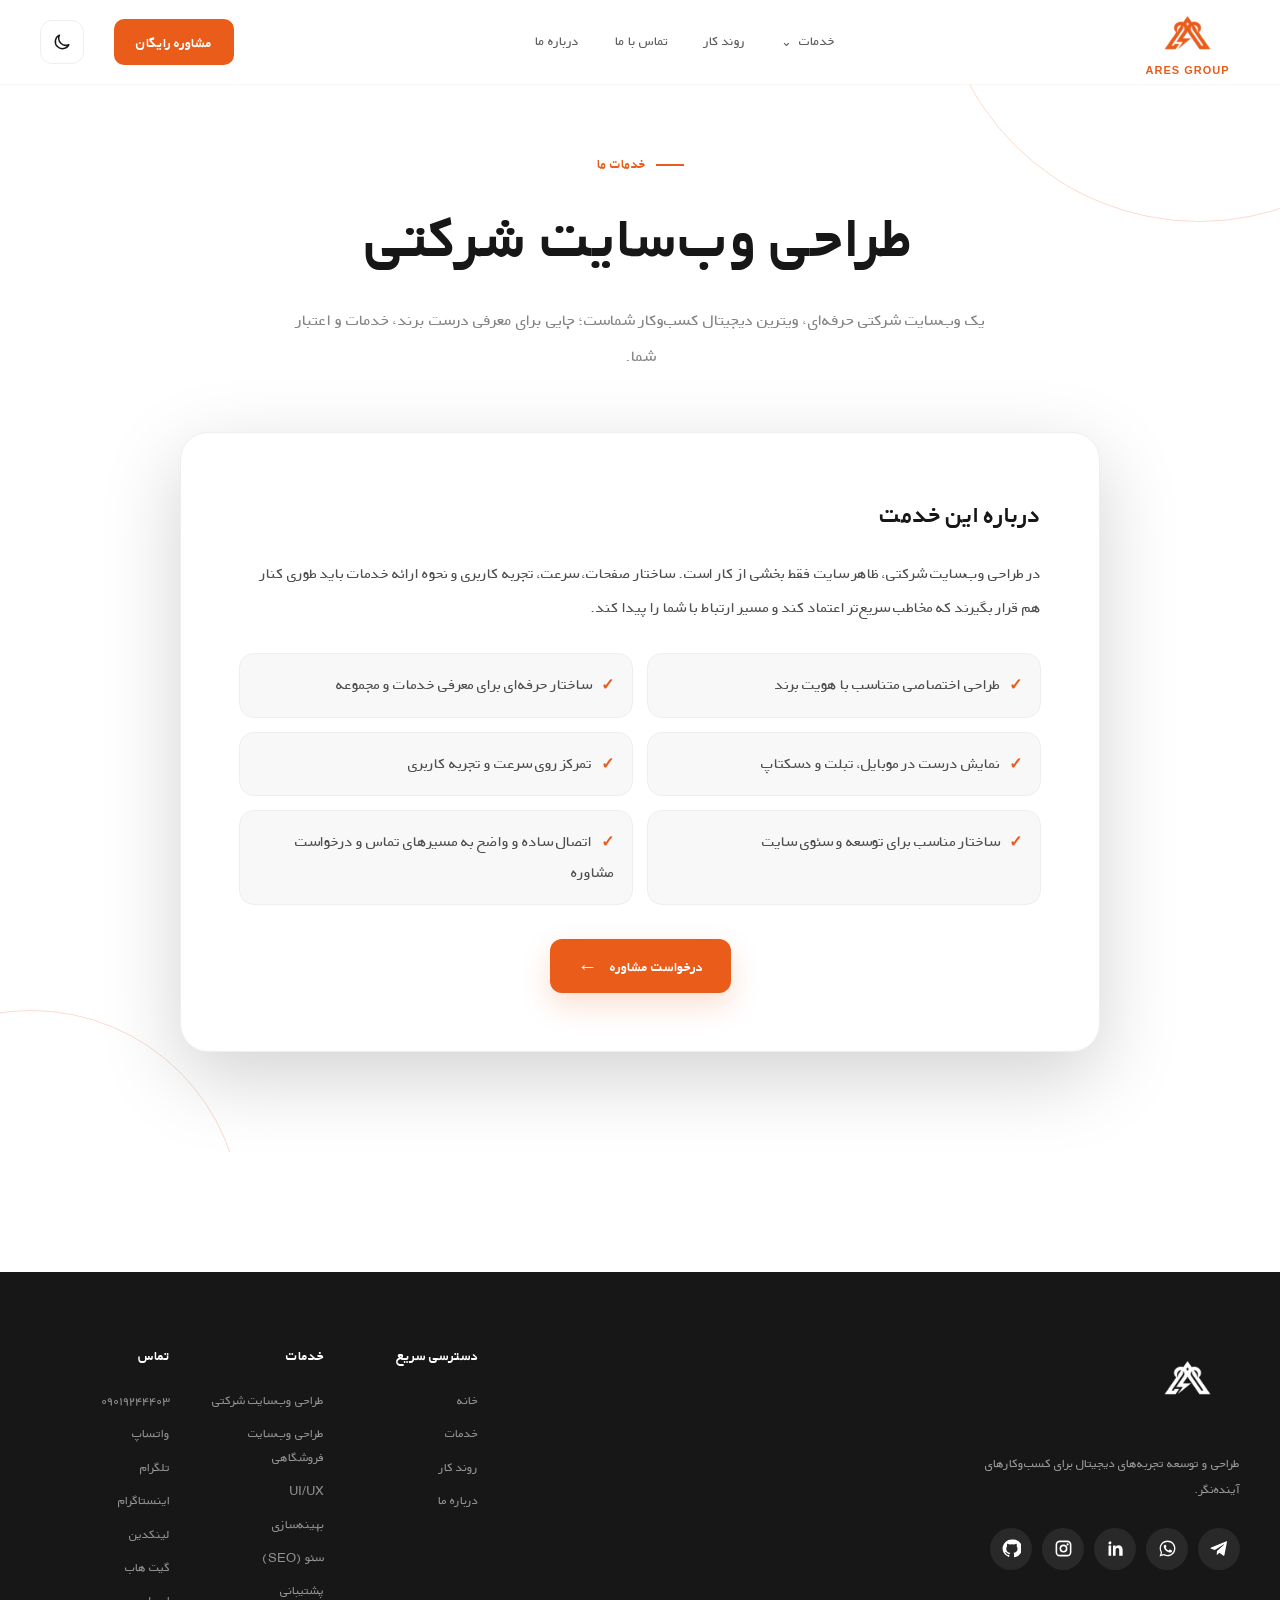
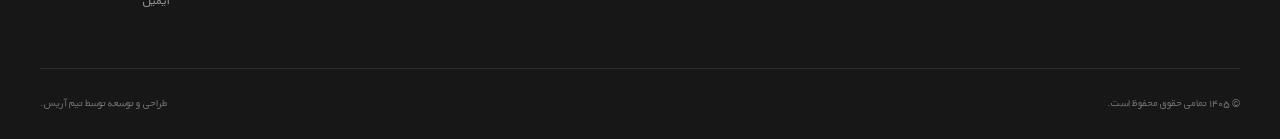
<file: service-corporate.html>
<!DOCTYPE html>
<html lang="fa" dir="rtl">
<head>
<meta charset="UTF-8">
<meta name="viewport" content="width=device-width, initial-scale=1.0">
<title>طراحی وب‌سایت شرکتی | ARES</title>
<meta name="description" content="یک وب‌سایت شرکتی حرفه‌ای، ویترین دیجیتال کسب‌وکار شماست؛ جایی برای معرفی درست برند، خدمات و اعتبار شما.">
<link rel="stylesheet" href="css/style.css">
</head>
<body>
<header class="header">

        <div class="container header-inner">

            <a href="index.html#home" class="logo-link">
                <img
                    src="/logo/YOUR-LOGO.png"
                    alt="ARES"
                    class="logo"
                >
                <span class="logo-name">ARES GROUP</span>
            </a>

            <nav class="navigation">
<div class="nav-services-dropdown">
                    <a href="index.html#services" class="nav-link nav-services-trigger" aria-haspopup="true">
                        خدمات
                        <span class="nav-services-arrow" aria-hidden="true">⌄</span>
                    </a>
                    <div class="services-dropdown-menu" role="menu">
                        <a href="service-corporate.html" role="menuitem">طراحی وب‌سایت شرکتی</a>
                        <a href="service-ecommerce.html" role="menuitem">طراحی وب‌سایت فروشگاهی</a>
                        <a href="service-uiux.html" role="menuitem">UI/UX</a>
                        <a href="service-optimization.html" role="menuitem">بهینه‌سازی</a>
                        <a href="service-seo.html" role="menuitem">سئو (SEO)</a>
                        <a href="service-support.html" role="menuitem">پشتیبانی</a>
                    </div>
                </div>

                <a href="index.html#process" class="nav-link">
                    روند کار
                </a>

                <a href="index.html#contact" class="nav-link">
                    تماس با ما
                </a>

                <a href="about.html" class="nav-link">
                    درباره ما
                </a>

            </nav>

            <a href="index.html#contact-form" class="header-button consultation-link">
                مشاوره رایگان
            </a>

            <button
                class="theme-toggle"
                type="button"
                aria-label="فعال کردن حالت تاریک"
                aria-pressed="false"
                title="حالت تاریک"
            >
                <svg class="moon-icon" viewBox="0 0 24 24" aria-hidden="true">
                    <path d="M20.2 15.1A8.5 8.5 0 0 1 8.9 3.8 8.5 8.5 0 1 0 20.2 15.1Z"></path>
                </svg>
                <svg class="sun-icon" viewBox="0 0 24 24" aria-hidden="true">
                    <circle cx="12" cy="12" r="4"></circle>
                    <path d="M12 2v2M12 20v2M4.93 4.93l1.42 1.42M17.65 17.65l1.42 1.42M2 12h2M20 12h2M4.93 19.07l1.42-1.42M17.65 6.35l1.42-1.42"></path>
                </svg>
            </button>

            <button
                class="mobile-menu-button"
                aria-label="باز کردن منو"
                type="button"
            >
                <span></span>
                <span></span>
                <span></span>
            </button>

        </div>

        <div class="mobile-navigation">
<div class="mobile-services-group">
                <a href="index.html#services">خدمات</a>
                <div class="mobile-services-submenu">
                    <a href="service-corporate.html">طراحی وب‌سایت شرکتی</a>
                    <a href="service-ecommerce.html">طراحی وب‌سایت فروشگاهی</a>
                    <a href="service-uiux.html">UI/UX</a>
                    <a href="service-optimization.html">بهینه‌سازی</a>
                    <a href="service-seo.html">سئو (SEO)</a>
                    <a href="service-support.html">پشتیبانی</a>
                </div>
            </div>
            <a href="index.html#process">روند کار</a>
            <a href="index.html#contact">تماس با ما</a>
            <a href="about.html">درباره ما</a>

        </div>

    </header>
<main>
<section class="service-detail-page">
<div class="container service-detail-wrap">
<div class="service-detail-hero">
<span class="section-label">خدمات ما</span>
<h1>طراحی وب‌سایت شرکتی</h1>
<p>یک وب‌سایت شرکتی حرفه‌ای، ویترین دیجیتال کسب‌وکار شماست؛ جایی برای معرفی درست برند، خدمات و اعتبار شما.</p>
</div>
<div class="service-detail-card">
<h2>درباره این خدمت</h2>
<p>در طراحی وب‌سایت شرکتی، ظاهر سایت فقط بخشی از کار است. ساختار صفحات، سرعت، تجربه کاربری و نحوه ارائه خدمات باید طوری کنار هم قرار بگیرند که مخاطب سریع‌تر اعتماد کند و مسیر ارتباط با شما را پیدا کند.</p>
<ul class="service-detail-list">
<li>طراحی اختصاصی متناسب با هویت برند</li><li>ساختار حرفه‌ای برای معرفی خدمات و مجموعه</li><li>نمایش درست در موبایل، تبلت و دسکتاپ</li><li>تمرکز روی سرعت و تجربه کاربری</li><li>ساختار مناسب برای توسعه و سئوی سایت</li><li>اتصال ساده و واضح به مسیرهای تماس و درخواست مشاوره</li>
</ul>
<div class="service-detail-cta">
<a href="index.html#contact-form" class="primary-button">درخواست مشاوره <span>←</span></a>
</div>
</div>
</div>
</section>
</main>
<footer class="footer">

        <div class="container">

            <div class="footer-main">

                <div class="footer-brand">

                    <a href="index.html#home" class="footer-logo-link" aria-label="بازگشت به خانه">
                        <img
                            src="/logo/YOUR-LOGO.png"
                            alt="ARES"
                            class="footer-logo"
                        >
                    </a>

                    <p>
                        طراحی و توسعه تجربه‌های دیجیتال
                        برای کسب‌وکارهای آینده‌نگر.
                    </p>

                    <div class="footer-socials">

                        <a
                            href="https://t.me/poryaaw"
                            target="_blank"
                            rel="noopener noreferrer"
                            aria-label="تلگرام"
                        >
                            <svg viewBox="0 0 24 24" aria-hidden="true">
                                <path d="M21.5 3.5L18.3 20c-.2 1.1-.8 1.4-1.7.9l-4.8-3.5-2.3 2.2c-.3.3-.5.5-1 .5l.3-4.9 8.9-8c.4-.4-.1-.6-.6-.2L6.1 13.8l-4.7-1.5c-1-.3-1-1 .2-1.5L20 3c.9-.3 1.7.2 1.5.5z"/>
                            </svg>
                        </a>

                        <a
                            href="https://wa.me/989019244403"
                            target="_blank"
                            rel="noopener noreferrer"
                            aria-label="واتساپ"
                        >
                            <svg viewBox="0 0 24 24" aria-hidden="true">
                                <path d="M12.1 2C6.6 2 2.1 6.4 2.1 11.9c0 1.8.5 3.5 1.4 5L2 22l5.2-1.4c1.5.8 3.1 1.2 4.8 1.2 5.5 0 10-4.4 10-9.9S17.6 2 12.1 2zm0 18.1c-1.5 0-3-.4-4.3-1.1l-.3-.2-3.1.8.8-3-.2-.3c-.9-1.3-1.3-2.8-1.3-4.4 0-4.5 3.7-8.1 8.3-8.1s8.3 3.6 8.3 8.1-3.7 8.2-8.2 8.2zm4.5-6.1c-.2-.1-1.4-.7-1.6-.8-.2-.1-.4-.1-.5.1-.2.2-.6.8-.7 1-.1.2-.3.2-.5.1-1.5-.7-2.5-1.3-3.5-3-.3-.5.3-.5.8-1.7.1-.2 0-.4-.1-.5-.1-.1-.5-1.2-.7-1.6-.2-.4-.4-.3-.5-.3h-.4c-.2 0-.5.1-.7.3-.2.2-.9.9-.9 2.2s.9 2.5 1 2.7c.1.2 1.8 2.8 4.4 3.9 1.7.7 2.4.8 3.3.7.5-.1 1.4-.6 1.6-1.1.2-.5.2-1 .1-1.1-.1-.2-.3-.2-.5-.3z"/>
                            </svg>
                        </a>

                        <a href="https://www.linkedin.com/in/pouriyamohammadijoo-ab407a313" target="_blank" rel="noopener noreferrer" aria-label="لینکدین">
                            <svg viewBox="0 0 24 24" aria-hidden="true"><path d="M6.5 8.2H3.2V21h3.3V8.2zM4.9 3A1.9 1.9 0 1 0 5 6.8 1.9 1.9 0 0 0 4.9 3zM21 13.7c0-3.9-2.1-5.8-5-5.8-2.3 0-3.3 1.3-3.9 2.1V8.2H8.8V21h3.3v-6.3c0-1.7.3-3.4 2.5-3.4 2.1 0 2.1 2 2.1 3.5V21H21v-7.3z"/></svg>
                        </a>

                        <a href="https://www.instagram.com/poryaaw/" target="_blank" rel="noopener noreferrer" aria-label="اینستاگرام">
                            <svg viewBox="0 0 24 24" aria-hidden="true"><path d="M7.3 2h9.4A5.3 5.3 0 0 1 22 7.3v9.4a5.3 5.3 0 0 1-5.3 5.3H7.3A5.3 5.3 0 0 1 2 16.7V7.3A5.3 5.3 0 0 1 7.3 2zm0 2A3.3 3.3 0 0 0 4 7.3v9.4A3.3 3.3 0 0 0 7.3 20h9.4a3.3 3.3 0 0 0 3.3-3.3V7.3A3.3 3.3 0 0 0 16.7 4H7.3zm9.9 1.5a1.3 1.3 0 1 1 0 2.6 1.3 1.3 0 0 1 0-2.6zM12 7a5 5 0 1 1 0 10 5 5 0 0 1 0-10zm0 2a3 3 0 1 0 0 6 3 3 0 0 0 0-6z"/></svg>
                        </a>


                        <a href="#" class="github-placeholder" aria-label="گیت‌هاب" title="گیت‌هاب">
                            <svg viewBox="0 0 24 24" aria-hidden="true">
                                <path d="M12 .7a11.3 11.3 0 0 0-3.6 22c.6.1.8-.3.8-.6v-2.1c-3.1.7-3.8-1.3-3.8-1.3-.5-1.3-1.2-1.6-1.2-1.6-1-.7.1-.7.1-.7 1.1.1 1.7 1.1 1.7 1.1 1 .1.8 2.1 3.8 1.5.1-.7.4-1.2.7-1.5-2.5-.3-5.1-1.2-5.1-5.5 0-1.2.4-2.2 1.1-3-.1-.3-.5-1.5.1-3.1 0 0 .9-.3 3.1 1.1a10.7 10.7 0 0 1 5.6 0c2.2-1.5 3.1-1.1 3.1-1.1.6 1.6.2 2.8.1 3.1.7.8 1.1 1.8 1.1 3 0 4.3-2.6 5.2-5.1 5.5.4.3.7 1 .7 2v2.9c0 .3.2.7.8.6A11.3 11.3 0 0 0 12 .7Z"/>
                            </svg>
                        </a>
                    </div>

                </div>


                <div class="footer-column">

                    <h4>
                        دسترسی سریع
                    </h4>

                    <a href="index.html#home">خانه</a>
                    <a href="index.html#services">خدمات</a>
                    <a href="index.html#process">روند کار</a>
                    <a href="about.html">درباره ما</a>

                </div>


                <div class="footer-column">

                    <h4>
                        خدمات
                    </h4>

                    <a href="index.html#services">طراحی وب‌سایت شرکتی</a>
                    <a href="index.html#services">طراحی وب‌سایت فروشگاهی</a>
                    <a href="index.html#services">UI/UX</a>
                    <a href="index.html#services">بهینه‌سازی</a>
                    <a href="index.html#services">سئو (SEO)</a>
                    <a href="index.html#services">پشتیبانی</a>

                </div>


                <div class="footer-column">

                    <h4>
                        تماس
                    </h4>

                    <a href="tel:09019244403">
                        ۰۹۰۱۹۲۴۴۴۰۳
                    </a>

                    <a
                        href="https://wa.me/989019244403"
                        target="_blank"
                        rel="noopener noreferrer"
                    >
                        واتساپ
                    </a>

                    <a
                        href="https://t.me/poryaaw"
                        target="_blank"
                        rel="noopener noreferrer"
                    >
                        تلگرام
                    </a>

                    <a
                        href="https://www.instagram.com/poryaaw/"
                        target="_blank"
                        rel="noopener noreferrer"
                    >
                        اینستاگرام
                    </a>

                    <a
                        href="https://www.linkedin.com/in/pouriyamohammadijoo-ab407a313"
                        target="_blank"
                        rel="noopener noreferrer"
                    >
                        لینکدین
                    </a>

                    <a href="#" class="github-placeholder">
                        گیت هاب
                    </a>

                    <a href="mailto:pouriamohamadijoo@gmail.com">
                        ایمیل
                    </a>

                </div>

            </div>


            <div class="footer-bottom">

                <span>
                    © ۱۴۰۵ تمامی حقوق محفوظ است.
                </span>

                <span>
                    طراحی و توسعه توسط تیم آریس.
                </span>

            </div>

        </div>

    </footer>
<script src="js/script.js"></script>
</body>
</html>
</file>
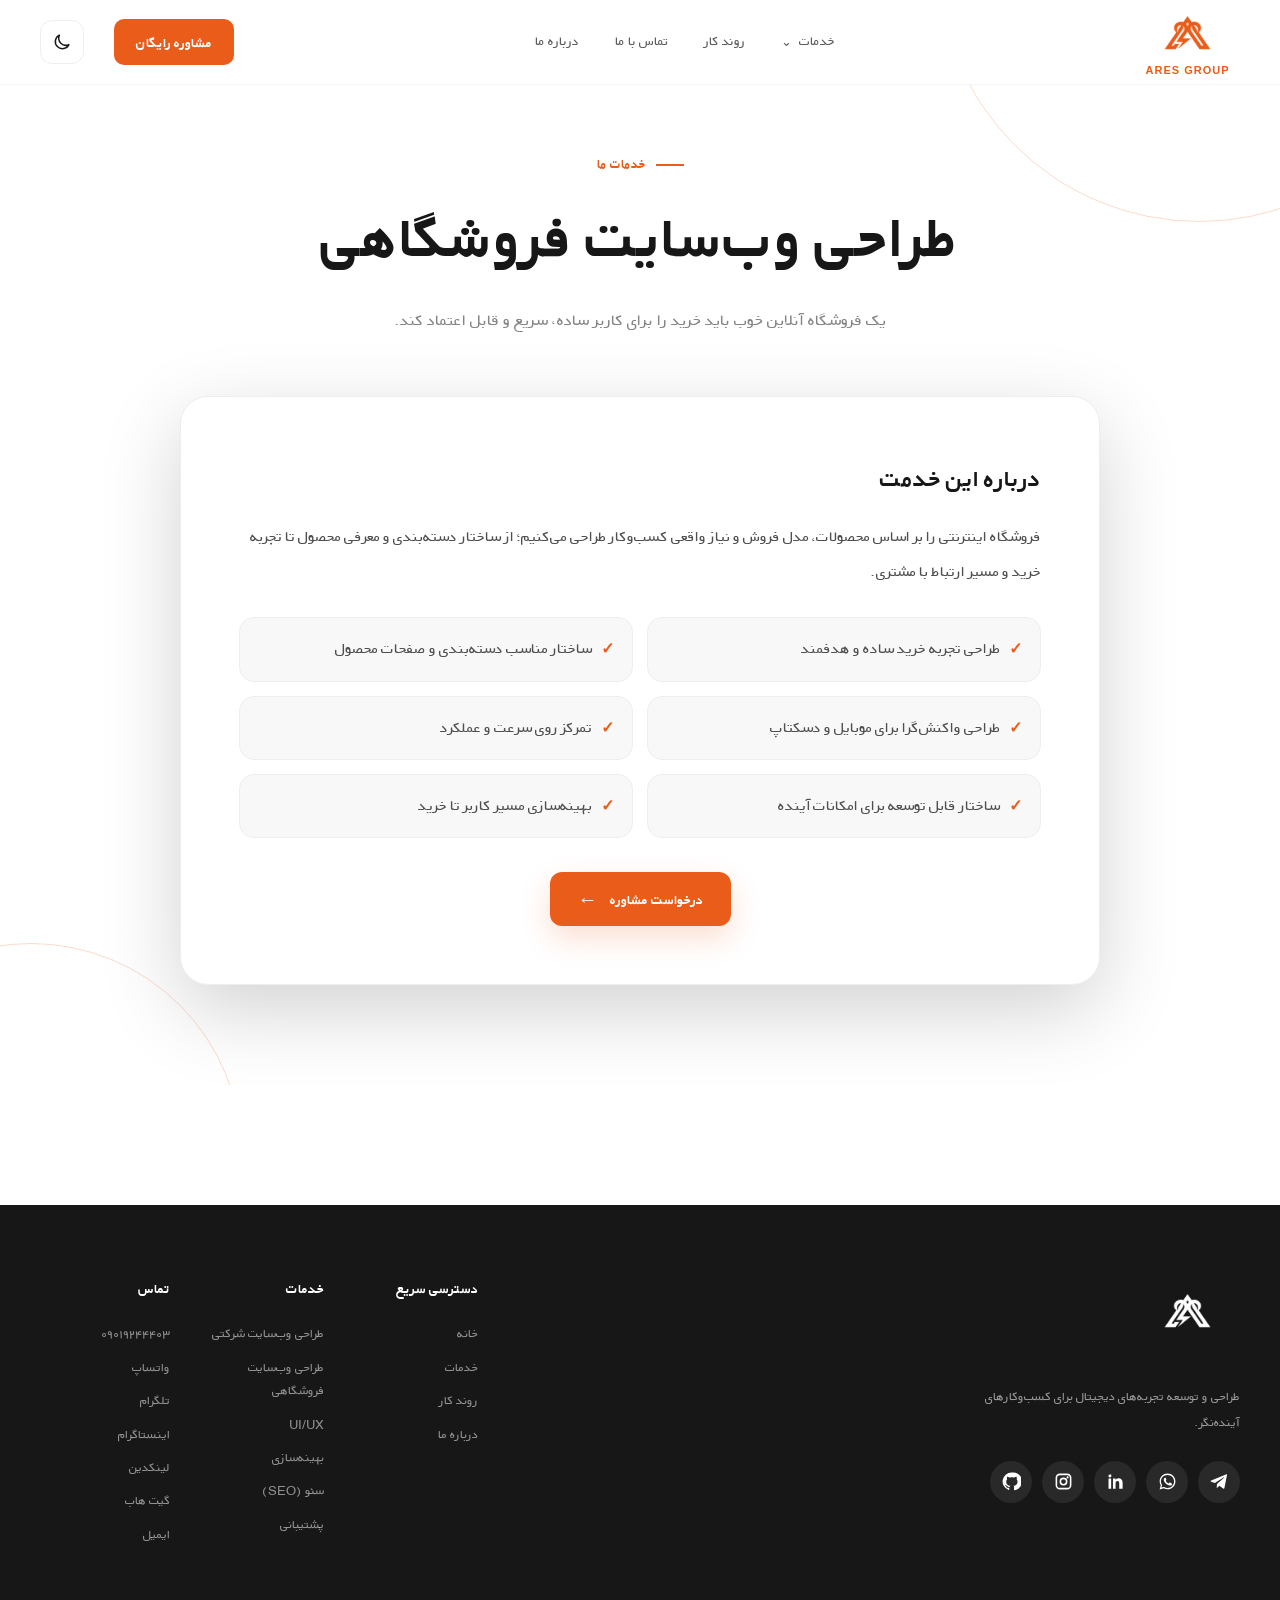
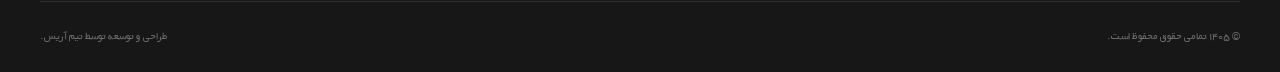
<file: service-ecommerce.html>
<!DOCTYPE html>
<html lang="fa" dir="rtl">
<head>
<meta charset="UTF-8">
<meta name="viewport" content="width=device-width, initial-scale=1.0">
<title>طراحی وب‌سایت فروشگاهی | ARES</title>
<meta name="description" content="یک فروشگاه آنلاین خوب باید خرید را برای کاربر ساده، سریع و قابل اعتماد کند.">
<link rel="stylesheet" href="css/style.css">
</head>
<body>
<header class="header">

        <div class="container header-inner">

            <a href="index.html#home" class="logo-link">
                <img
                    src="/logo/YOUR-LOGO.png"
                    alt="ARES"
                    class="logo"
                >
                <span class="logo-name">ARES GROUP</span>
            </a>

            <nav class="navigation">
<div class="nav-services-dropdown">
                    <a href="index.html#services" class="nav-link nav-services-trigger" aria-haspopup="true">
                        خدمات
                        <span class="nav-services-arrow" aria-hidden="true">⌄</span>
                    </a>
                    <div class="services-dropdown-menu" role="menu">
                        <a href="service-corporate.html" role="menuitem">طراحی وب‌سایت شرکتی</a>
                        <a href="service-ecommerce.html" role="menuitem">طراحی وب‌سایت فروشگاهی</a>
                        <a href="service-uiux.html" role="menuitem">UI/UX</a>
                        <a href="service-optimization.html" role="menuitem">بهینه‌سازی</a>
                        <a href="service-seo.html" role="menuitem">سئو (SEO)</a>
                        <a href="service-support.html" role="menuitem">پشتیبانی</a>
                    </div>
                </div>

                <a href="index.html#process" class="nav-link">
                    روند کار
                </a>

                <a href="index.html#contact" class="nav-link">
                    تماس با ما
                </a>

                <a href="about.html" class="nav-link">
                    درباره ما
                </a>

            </nav>

            <a href="index.html#contact-form" class="header-button consultation-link">
                مشاوره رایگان
            </a>

            <button
                class="theme-toggle"
                type="button"
                aria-label="فعال کردن حالت تاریک"
                aria-pressed="false"
                title="حالت تاریک"
            >
                <svg class="moon-icon" viewBox="0 0 24 24" aria-hidden="true">
                    <path d="M20.2 15.1A8.5 8.5 0 0 1 8.9 3.8 8.5 8.5 0 1 0 20.2 15.1Z"></path>
                </svg>
                <svg class="sun-icon" viewBox="0 0 24 24" aria-hidden="true">
                    <circle cx="12" cy="12" r="4"></circle>
                    <path d="M12 2v2M12 20v2M4.93 4.93l1.42 1.42M17.65 17.65l1.42 1.42M2 12h2M20 12h2M4.93 19.07l1.42-1.42M17.65 6.35l1.42-1.42"></path>
                </svg>
            </button>

            <button
                class="mobile-menu-button"
                aria-label="باز کردن منو"
                type="button"
            >
                <span></span>
                <span></span>
                <span></span>
            </button>

        </div>

        <div class="mobile-navigation">
<div class="mobile-services-group">
                <a href="index.html#services">خدمات</a>
                <div class="mobile-services-submenu">
                    <a href="service-corporate.html">طراحی وب‌سایت شرکتی</a>
                    <a href="service-ecommerce.html">طراحی وب‌سایت فروشگاهی</a>
                    <a href="service-uiux.html">UI/UX</a>
                    <a href="service-optimization.html">بهینه‌سازی</a>
                    <a href="service-seo.html">سئو (SEO)</a>
                    <a href="service-support.html">پشتیبانی</a>
                </div>
            </div>
            <a href="index.html#process">روند کار</a>
            <a href="index.html#contact">تماس با ما</a>
            <a href="about.html">درباره ما</a>

        </div>

    </header>
<main>
<section class="service-detail-page">
<div class="container service-detail-wrap">
<div class="service-detail-hero">
<span class="section-label">خدمات ما</span>
<h1>طراحی وب‌سایت فروشگاهی</h1>
<p>یک فروشگاه آنلاین خوب باید خرید را برای کاربر ساده، سریع و قابل اعتماد کند.</p>
</div>
<div class="service-detail-card">
<h2>درباره این خدمت</h2>
<p>فروشگاه اینترنتی را بر اساس محصولات، مدل فروش و نیاز واقعی کسب‌وکار طراحی می‌کنیم؛ از ساختار دسته‌بندی و معرفی محصول تا تجربه خرید و مسیر ارتباط با مشتری.</p>
<ul class="service-detail-list">
<li>طراحی تجربه خرید ساده و هدفمند</li><li>ساختار مناسب دسته‌بندی و صفحات محصول</li><li>طراحی واکنش‌گرا برای موبایل و دسکتاپ</li><li>تمرکز روی سرعت و عملکرد</li><li>ساختار قابل توسعه برای امکانات آینده</li><li>بهینه‌سازی مسیر کاربر تا خرید</li>
</ul>
<div class="service-detail-cta">
<a href="index.html#contact-form" class="primary-button">درخواست مشاوره <span>←</span></a>
</div>
</div>
</div>
</section>
</main>
<footer class="footer">

        <div class="container">

            <div class="footer-main">

                <div class="footer-brand">

                    <a href="index.html#home" class="footer-logo-link" aria-label="بازگشت به خانه">
                        <img
                            src="/logo/YOUR-LOGO.png"
                            alt="ARES"
                            class="footer-logo"
                        >
                    </a>

                    <p>
                        طراحی و توسعه تجربه‌های دیجیتال
                        برای کسب‌وکارهای آینده‌نگر.
                    </p>

                    <div class="footer-socials">

                        <a
                            href="https://t.me/poryaaw"
                            target="_blank"
                            rel="noopener noreferrer"
                            aria-label="تلگرام"
                        >
                            <svg viewBox="0 0 24 24" aria-hidden="true">
                                <path d="M21.5 3.5L18.3 20c-.2 1.1-.8 1.4-1.7.9l-4.8-3.5-2.3 2.2c-.3.3-.5.5-1 .5l.3-4.9 8.9-8c.4-.4-.1-.6-.6-.2L6.1 13.8l-4.7-1.5c-1-.3-1-1 .2-1.5L20 3c.9-.3 1.7.2 1.5.5z"/>
                            </svg>
                        </a>

                        <a
                            href="https://wa.me/989019244403"
                            target="_blank"
                            rel="noopener noreferrer"
                            aria-label="واتساپ"
                        >
                            <svg viewBox="0 0 24 24" aria-hidden="true">
                                <path d="M12.1 2C6.6 2 2.1 6.4 2.1 11.9c0 1.8.5 3.5 1.4 5L2 22l5.2-1.4c1.5.8 3.1 1.2 4.8 1.2 5.5 0 10-4.4 10-9.9S17.6 2 12.1 2zm0 18.1c-1.5 0-3-.4-4.3-1.1l-.3-.2-3.1.8.8-3-.2-.3c-.9-1.3-1.3-2.8-1.3-4.4 0-4.5 3.7-8.1 8.3-8.1s8.3 3.6 8.3 8.1-3.7 8.2-8.2 8.2zm4.5-6.1c-.2-.1-1.4-.7-1.6-.8-.2-.1-.4-.1-.5.1-.2.2-.6.8-.7 1-.1.2-.3.2-.5.1-1.5-.7-2.5-1.3-3.5-3-.3-.5.3-.5.8-1.7.1-.2 0-.4-.1-.5-.1-.1-.5-1.2-.7-1.6-.2-.4-.4-.3-.5-.3h-.4c-.2 0-.5.1-.7.3-.2.2-.9.9-.9 2.2s.9 2.5 1 2.7c.1.2 1.8 2.8 4.4 3.9 1.7.7 2.4.8 3.3.7.5-.1 1.4-.6 1.6-1.1.2-.5.2-1 .1-1.1-.1-.2-.3-.2-.5-.3z"/>
                            </svg>
                        </a>

                        <a href="https://www.linkedin.com/in/pouriyamohammadijoo-ab407a313" target="_blank" rel="noopener noreferrer" aria-label="لینکدین">
                            <svg viewBox="0 0 24 24" aria-hidden="true"><path d="M6.5 8.2H3.2V21h3.3V8.2zM4.9 3A1.9 1.9 0 1 0 5 6.8 1.9 1.9 0 0 0 4.9 3zM21 13.7c0-3.9-2.1-5.8-5-5.8-2.3 0-3.3 1.3-3.9 2.1V8.2H8.8V21h3.3v-6.3c0-1.7.3-3.4 2.5-3.4 2.1 0 2.1 2 2.1 3.5V21H21v-7.3z"/></svg>
                        </a>

                        <a href="https://www.instagram.com/poryaaw/" target="_blank" rel="noopener noreferrer" aria-label="اینستاگرام">
                            <svg viewBox="0 0 24 24" aria-hidden="true"><path d="M7.3 2h9.4A5.3 5.3 0 0 1 22 7.3v9.4a5.3 5.3 0 0 1-5.3 5.3H7.3A5.3 5.3 0 0 1 2 16.7V7.3A5.3 5.3 0 0 1 7.3 2zm0 2A3.3 3.3 0 0 0 4 7.3v9.4A3.3 3.3 0 0 0 7.3 20h9.4a3.3 3.3 0 0 0 3.3-3.3V7.3A3.3 3.3 0 0 0 16.7 4H7.3zm9.9 1.5a1.3 1.3 0 1 1 0 2.6 1.3 1.3 0 0 1 0-2.6zM12 7a5 5 0 1 1 0 10 5 5 0 0 1 0-10zm0 2a3 3 0 1 0 0 6 3 3 0 0 0 0-6z"/></svg>
                        </a>


                        <a href="#" class="github-placeholder" aria-label="گیت‌هاب" title="گیت‌هاب">
                            <svg viewBox="0 0 24 24" aria-hidden="true">
                                <path d="M12 .7a11.3 11.3 0 0 0-3.6 22c.6.1.8-.3.8-.6v-2.1c-3.1.7-3.8-1.3-3.8-1.3-.5-1.3-1.2-1.6-1.2-1.6-1-.7.1-.7.1-.7 1.1.1 1.7 1.1 1.7 1.1 1 .1.8 2.1 3.8 1.5.1-.7.4-1.2.7-1.5-2.5-.3-5.1-1.2-5.1-5.5 0-1.2.4-2.2 1.1-3-.1-.3-.5-1.5.1-3.1 0 0 .9-.3 3.1 1.1a10.7 10.7 0 0 1 5.6 0c2.2-1.5 3.1-1.1 3.1-1.1.6 1.6.2 2.8.1 3.1.7.8 1.1 1.8 1.1 3 0 4.3-2.6 5.2-5.1 5.5.4.3.7 1 .7 2v2.9c0 .3.2.7.8.6A11.3 11.3 0 0 0 12 .7Z"/>
                            </svg>
                        </a>
                    </div>

                </div>


                <div class="footer-column">

                    <h4>
                        دسترسی سریع
                    </h4>

                    <a href="index.html#home">خانه</a>
                    <a href="index.html#services">خدمات</a>
                    <a href="index.html#process">روند کار</a>
                    <a href="about.html">درباره ما</a>

                </div>


                <div class="footer-column">

                    <h4>
                        خدمات
                    </h4>

                    <a href="index.html#services">طراحی وب‌سایت شرکتی</a>
                    <a href="index.html#services">طراحی وب‌سایت فروشگاهی</a>
                    <a href="index.html#services">UI/UX</a>
                    <a href="index.html#services">بهینه‌سازی</a>
                    <a href="index.html#services">سئو (SEO)</a>
                    <a href="index.html#services">پشتیبانی</a>

                </div>


                <div class="footer-column">

                    <h4>
                        تماس
                    </h4>

                    <a href="tel:09019244403">
                        ۰۹۰۱۹۲۴۴۴۰۳
                    </a>

                    <a
                        href="https://wa.me/989019244403"
                        target="_blank"
                        rel="noopener noreferrer"
                    >
                        واتساپ
                    </a>

                    <a
                        href="https://t.me/poryaaw"
                        target="_blank"
                        rel="noopener noreferrer"
                    >
                        تلگرام
                    </a>

                    <a
                        href="https://www.instagram.com/poryaaw/"
                        target="_blank"
                        rel="noopener noreferrer"
                    >
                        اینستاگرام
                    </a>

                    <a
                        href="https://www.linkedin.com/in/pouriyamohammadijoo-ab407a313"
                        target="_blank"
                        rel="noopener noreferrer"
                    >
                        لینکدین
                    </a>

                    <a href="#" class="github-placeholder">
                        گیت هاب
                    </a>

                    <a href="mailto:pouriamohamadijoo@gmail.com">
                        ایمیل
                    </a>

                </div>

            </div>


            <div class="footer-bottom">

                <span>
                    © ۱۴۰۵ تمامی حقوق محفوظ است.
                </span>

                <span>
                    طراحی و توسعه توسط تیم آریس.
                </span>

            </div>

        </div>

    </footer>
<script src="js/script.js"></script>
</body>
</html>
</file>
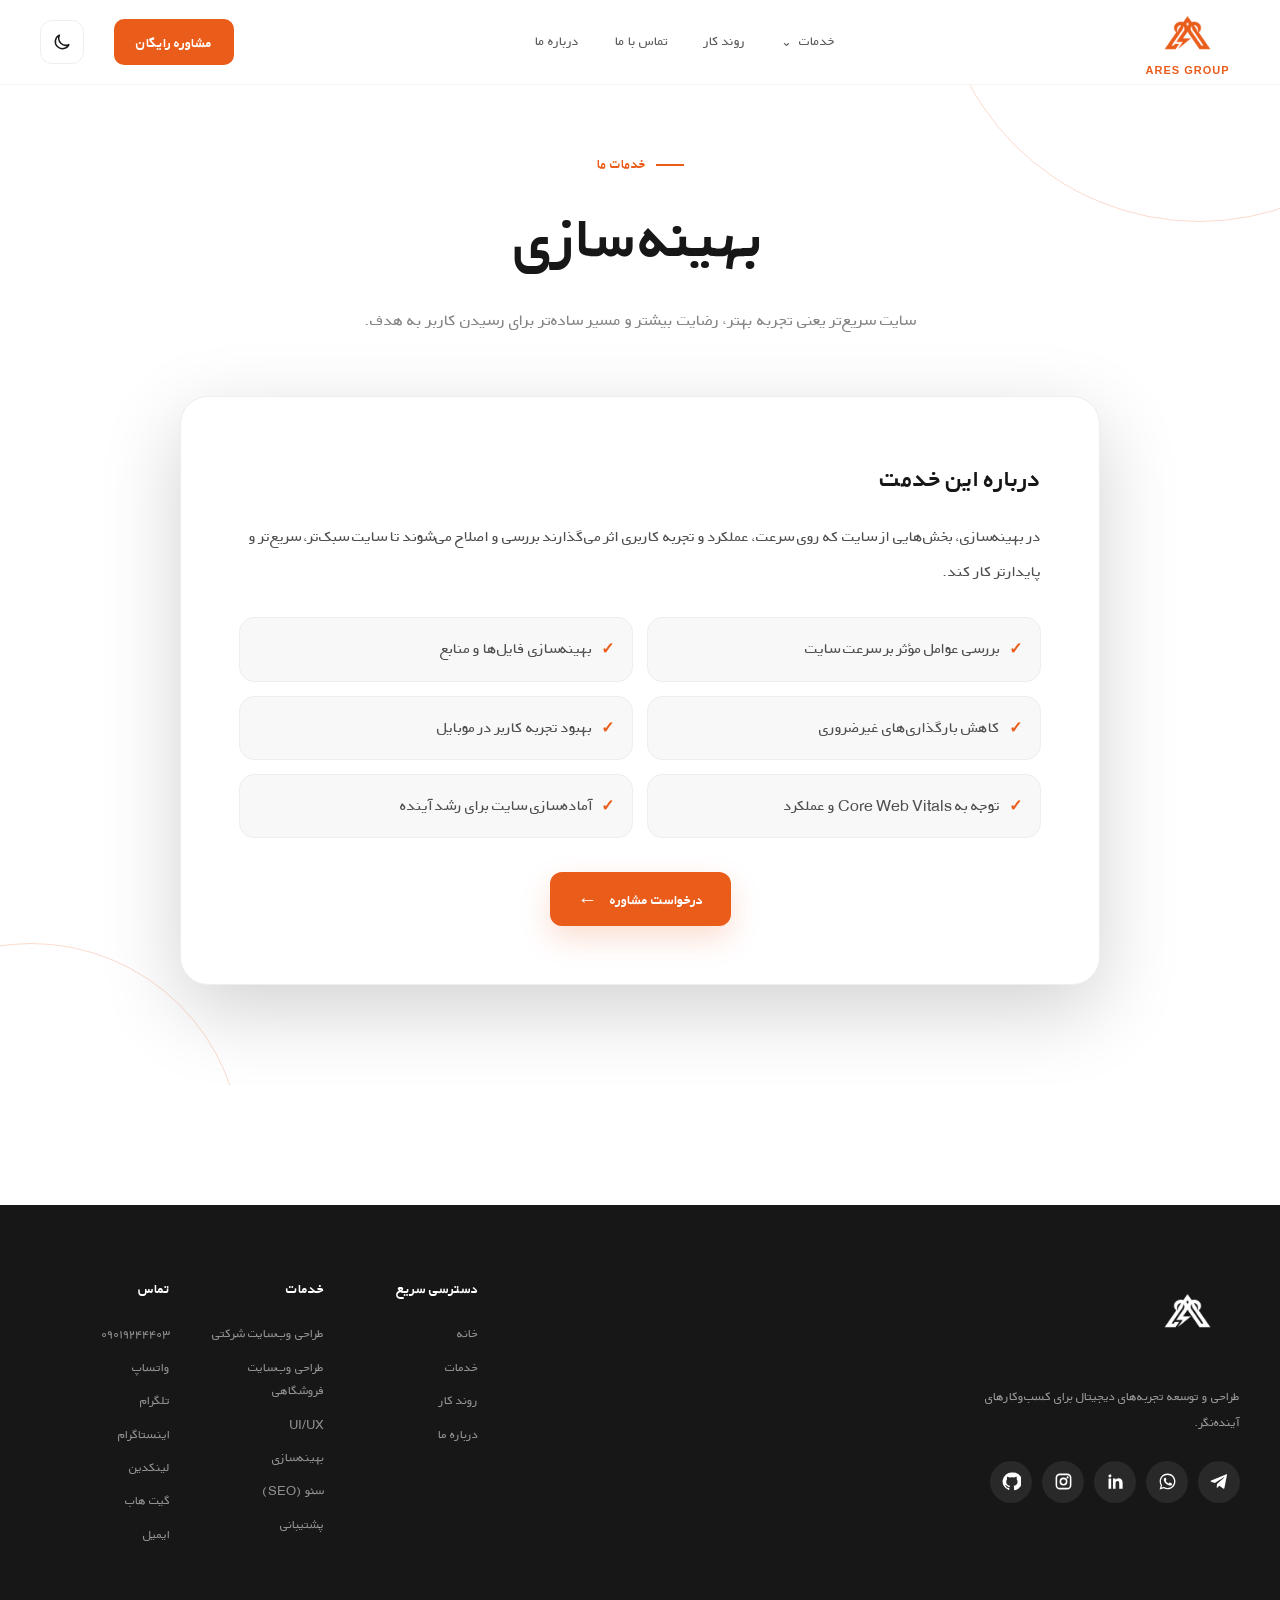
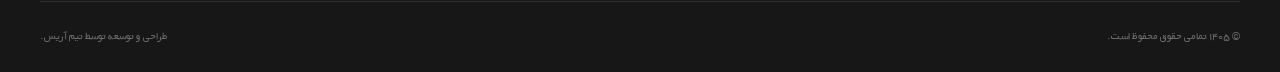
<file: service-optimization.html>
<!DOCTYPE html>
<html lang="fa" dir="rtl">
<head>
<meta charset="UTF-8">
<meta name="viewport" content="width=device-width, initial-scale=1.0">
<title>بهینه‌سازی | ARES</title>
<meta name="description" content="سایت سریع‌تر یعنی تجربه بهتر، رضایت بیشتر و مسیر ساده‌تر برای رسیدن کاربر به هدف.">
<link rel="stylesheet" href="css/style.css">
</head>
<body>
<header class="header">

        <div class="container header-inner">

            <a href="index.html#home" class="logo-link">
                <img
                    src="/logo/YOUR-LOGO.png"
                    alt="ARES"
                    class="logo"
                >
                <span class="logo-name">ARES GROUP</span>
            </a>

            <nav class="navigation">
<div class="nav-services-dropdown">
                    <a href="index.html#services" class="nav-link nav-services-trigger" aria-haspopup="true">
                        خدمات
                        <span class="nav-services-arrow" aria-hidden="true">⌄</span>
                    </a>
                    <div class="services-dropdown-menu" role="menu">
                        <a href="service-corporate.html" role="menuitem">طراحی وب‌سایت شرکتی</a>
                        <a href="service-ecommerce.html" role="menuitem">طراحی وب‌سایت فروشگاهی</a>
                        <a href="service-uiux.html" role="menuitem">UI/UX</a>
                        <a href="service-optimization.html" role="menuitem">بهینه‌سازی</a>
                        <a href="service-seo.html" role="menuitem">سئو (SEO)</a>
                        <a href="service-support.html" role="menuitem">پشتیبانی</a>
                    </div>
                </div>

                <a href="index.html#process" class="nav-link">
                    روند کار
                </a>

                <a href="index.html#contact" class="nav-link">
                    تماس با ما
                </a>

                <a href="about.html" class="nav-link">
                    درباره ما
                </a>

            </nav>

            <a href="index.html#contact-form" class="header-button consultation-link">
                مشاوره رایگان
            </a>

            <button
                class="theme-toggle"
                type="button"
                aria-label="فعال کردن حالت تاریک"
                aria-pressed="false"
                title="حالت تاریک"
            >
                <svg class="moon-icon" viewBox="0 0 24 24" aria-hidden="true">
                    <path d="M20.2 15.1A8.5 8.5 0 0 1 8.9 3.8 8.5 8.5 0 1 0 20.2 15.1Z"></path>
                </svg>
                <svg class="sun-icon" viewBox="0 0 24 24" aria-hidden="true">
                    <circle cx="12" cy="12" r="4"></circle>
                    <path d="M12 2v2M12 20v2M4.93 4.93l1.42 1.42M17.65 17.65l1.42 1.42M2 12h2M20 12h2M4.93 19.07l1.42-1.42M17.65 6.35l1.42-1.42"></path>
                </svg>
            </button>

            <button
                class="mobile-menu-button"
                aria-label="باز کردن منو"
                type="button"
            >
                <span></span>
                <span></span>
                <span></span>
            </button>

        </div>

        <div class="mobile-navigation">
<div class="mobile-services-group">
                <a href="index.html#services">خدمات</a>
                <div class="mobile-services-submenu">
                    <a href="service-corporate.html">طراحی وب‌سایت شرکتی</a>
                    <a href="service-ecommerce.html">طراحی وب‌سایت فروشگاهی</a>
                    <a href="service-uiux.html">UI/UX</a>
                    <a href="service-optimization.html">بهینه‌سازی</a>
                    <a href="service-seo.html">سئو (SEO)</a>
                    <a href="service-support.html">پشتیبانی</a>
                </div>
            </div>
            <a href="index.html#process">روند کار</a>
            <a href="index.html#contact">تماس با ما</a>
            <a href="about.html">درباره ما</a>

        </div>

    </header>
<main>
<section class="service-detail-page">
<div class="container service-detail-wrap">
<div class="service-detail-hero">
<span class="section-label">خدمات ما</span>
<h1>بهینه‌سازی</h1>
<p>سایت سریع‌تر یعنی تجربه بهتر، رضایت بیشتر و مسیر ساده‌تر برای رسیدن کاربر به هدف.</p>
</div>
<div class="service-detail-card">
<h2>درباره این خدمت</h2>
<p>در بهینه‌سازی، بخش‌هایی از سایت که روی سرعت، عملکرد و تجربه کاربری اثر می‌گذارند بررسی و اصلاح می‌شوند تا سایت سبک‌تر، سریع‌تر و پایدارتر کار کند.</p>
<ul class="service-detail-list">
<li>بررسی عوامل مؤثر بر سرعت سایت</li><li>بهینه‌سازی فایل‌ها و منابع</li><li>کاهش بارگذاری‌های غیرضروری</li><li>بهبود تجربه کاربر در موبایل</li><li>توجه به Core Web Vitals و عملکرد</li><li>آماده‌سازی سایت برای رشد آینده</li>
</ul>
<div class="service-detail-cta">
<a href="index.html#contact-form" class="primary-button">درخواست مشاوره <span>←</span></a>
</div>
</div>
</div>
</section>
</main>
<footer class="footer">

        <div class="container">

            <div class="footer-main">

                <div class="footer-brand">

                    <a href="index.html#home" class="footer-logo-link" aria-label="بازگشت به خانه">
                        <img
                            src="/logo/YOUR-LOGO.png"
                            alt="ARES"
                            class="footer-logo"
                        >
                    </a>

                    <p>
                        طراحی و توسعه تجربه‌های دیجیتال
                        برای کسب‌وکارهای آینده‌نگر.
                    </p>

                    <div class="footer-socials">

                        <a
                            href="https://t.me/poryaaw"
                            target="_blank"
                            rel="noopener noreferrer"
                            aria-label="تلگرام"
                        >
                            <svg viewBox="0 0 24 24" aria-hidden="true">
                                <path d="M21.5 3.5L18.3 20c-.2 1.1-.8 1.4-1.7.9l-4.8-3.5-2.3 2.2c-.3.3-.5.5-1 .5l.3-4.9 8.9-8c.4-.4-.1-.6-.6-.2L6.1 13.8l-4.7-1.5c-1-.3-1-1 .2-1.5L20 3c.9-.3 1.7.2 1.5.5z"/>
                            </svg>
                        </a>

                        <a
                            href="https://wa.me/989019244403"
                            target="_blank"
                            rel="noopener noreferrer"
                            aria-label="واتساپ"
                        >
                            <svg viewBox="0 0 24 24" aria-hidden="true">
                                <path d="M12.1 2C6.6 2 2.1 6.4 2.1 11.9c0 1.8.5 3.5 1.4 5L2 22l5.2-1.4c1.5.8 3.1 1.2 4.8 1.2 5.5 0 10-4.4 10-9.9S17.6 2 12.1 2zm0 18.1c-1.5 0-3-.4-4.3-1.1l-.3-.2-3.1.8.8-3-.2-.3c-.9-1.3-1.3-2.8-1.3-4.4 0-4.5 3.7-8.1 8.3-8.1s8.3 3.6 8.3 8.1-3.7 8.2-8.2 8.2zm4.5-6.1c-.2-.1-1.4-.7-1.6-.8-.2-.1-.4-.1-.5.1-.2.2-.6.8-.7 1-.1.2-.3.2-.5.1-1.5-.7-2.5-1.3-3.5-3-.3-.5.3-.5.8-1.7.1-.2 0-.4-.1-.5-.1-.1-.5-1.2-.7-1.6-.2-.4-.4-.3-.5-.3h-.4c-.2 0-.5.1-.7.3-.2.2-.9.9-.9 2.2s.9 2.5 1 2.7c.1.2 1.8 2.8 4.4 3.9 1.7.7 2.4.8 3.3.7.5-.1 1.4-.6 1.6-1.1.2-.5.2-1 .1-1.1-.1-.2-.3-.2-.5-.3z"/>
                            </svg>
                        </a>

                        <a href="https://www.linkedin.com/in/pouriyamohammadijoo-ab407a313" target="_blank" rel="noopener noreferrer" aria-label="لینکدین">
                            <svg viewBox="0 0 24 24" aria-hidden="true"><path d="M6.5 8.2H3.2V21h3.3V8.2zM4.9 3A1.9 1.9 0 1 0 5 6.8 1.9 1.9 0 0 0 4.9 3zM21 13.7c0-3.9-2.1-5.8-5-5.8-2.3 0-3.3 1.3-3.9 2.1V8.2H8.8V21h3.3v-6.3c0-1.7.3-3.4 2.5-3.4 2.1 0 2.1 2 2.1 3.5V21H21v-7.3z"/></svg>
                        </a>

                        <a href="https://www.instagram.com/poryaaw/" target="_blank" rel="noopener noreferrer" aria-label="اینستاگرام">
                            <svg viewBox="0 0 24 24" aria-hidden="true"><path d="M7.3 2h9.4A5.3 5.3 0 0 1 22 7.3v9.4a5.3 5.3 0 0 1-5.3 5.3H7.3A5.3 5.3 0 0 1 2 16.7V7.3A5.3 5.3 0 0 1 7.3 2zm0 2A3.3 3.3 0 0 0 4 7.3v9.4A3.3 3.3 0 0 0 7.3 20h9.4a3.3 3.3 0 0 0 3.3-3.3V7.3A3.3 3.3 0 0 0 16.7 4H7.3zm9.9 1.5a1.3 1.3 0 1 1 0 2.6 1.3 1.3 0 0 1 0-2.6zM12 7a5 5 0 1 1 0 10 5 5 0 0 1 0-10zm0 2a3 3 0 1 0 0 6 3 3 0 0 0 0-6z"/></svg>
                        </a>


                        <a href="#" class="github-placeholder" aria-label="گیت‌هاب" title="گیت‌هاب">
                            <svg viewBox="0 0 24 24" aria-hidden="true">
                                <path d="M12 .7a11.3 11.3 0 0 0-3.6 22c.6.1.8-.3.8-.6v-2.1c-3.1.7-3.8-1.3-3.8-1.3-.5-1.3-1.2-1.6-1.2-1.6-1-.7.1-.7.1-.7 1.1.1 1.7 1.1 1.7 1.1 1 .1.8 2.1 3.8 1.5.1-.7.4-1.2.7-1.5-2.5-.3-5.1-1.2-5.1-5.5 0-1.2.4-2.2 1.1-3-.1-.3-.5-1.5.1-3.1 0 0 .9-.3 3.1 1.1a10.7 10.7 0 0 1 5.6 0c2.2-1.5 3.1-1.1 3.1-1.1.6 1.6.2 2.8.1 3.1.7.8 1.1 1.8 1.1 3 0 4.3-2.6 5.2-5.1 5.5.4.3.7 1 .7 2v2.9c0 .3.2.7.8.6A11.3 11.3 0 0 0 12 .7Z"/>
                            </svg>
                        </a>
                    </div>

                </div>


                <div class="footer-column">

                    <h4>
                        دسترسی سریع
                    </h4>

                    <a href="index.html#home">خانه</a>
                    <a href="index.html#services">خدمات</a>
                    <a href="index.html#process">روند کار</a>
                    <a href="about.html">درباره ما</a>

                </div>


                <div class="footer-column">

                    <h4>
                        خدمات
                    </h4>

                    <a href="index.html#services">طراحی وب‌سایت شرکتی</a>
                    <a href="index.html#services">طراحی وب‌سایت فروشگاهی</a>
                    <a href="index.html#services">UI/UX</a>
                    <a href="index.html#services">بهینه‌سازی</a>
                    <a href="index.html#services">سئو (SEO)</a>
                    <a href="index.html#services">پشتیبانی</a>

                </div>


                <div class="footer-column">

                    <h4>
                        تماس
                    </h4>

                    <a href="tel:09019244403">
                        ۰۹۰۱۹۲۴۴۴۰۳
                    </a>

                    <a
                        href="https://wa.me/989019244403"
                        target="_blank"
                        rel="noopener noreferrer"
                    >
                        واتساپ
                    </a>

                    <a
                        href="https://t.me/poryaaw"
                        target="_blank"
                        rel="noopener noreferrer"
                    >
                        تلگرام
                    </a>

                    <a
                        href="https://www.instagram.com/poryaaw/"
                        target="_blank"
                        rel="noopener noreferrer"
                    >
                        اینستاگرام
                    </a>

                    <a
                        href="https://www.linkedin.com/in/pouriyamohammadijoo-ab407a313"
                        target="_blank"
                        rel="noopener noreferrer"
                    >
                        لینکدین
                    </a>

                    <a href="#" class="github-placeholder">
                        گیت هاب
                    </a>

                    <a href="mailto:pouriamohamadijoo@gmail.com">
                        ایمیل
                    </a>

                </div>

            </div>


            <div class="footer-bottom">

                <span>
                    © ۱۴۰۵ تمامی حقوق محفوظ است.
                </span>

                <span>
                    طراحی و توسعه توسط تیم آریس.
                </span>

            </div>

        </div>

    </footer>
<script src="js/script.js"></script>
</body>
</html>
</file>
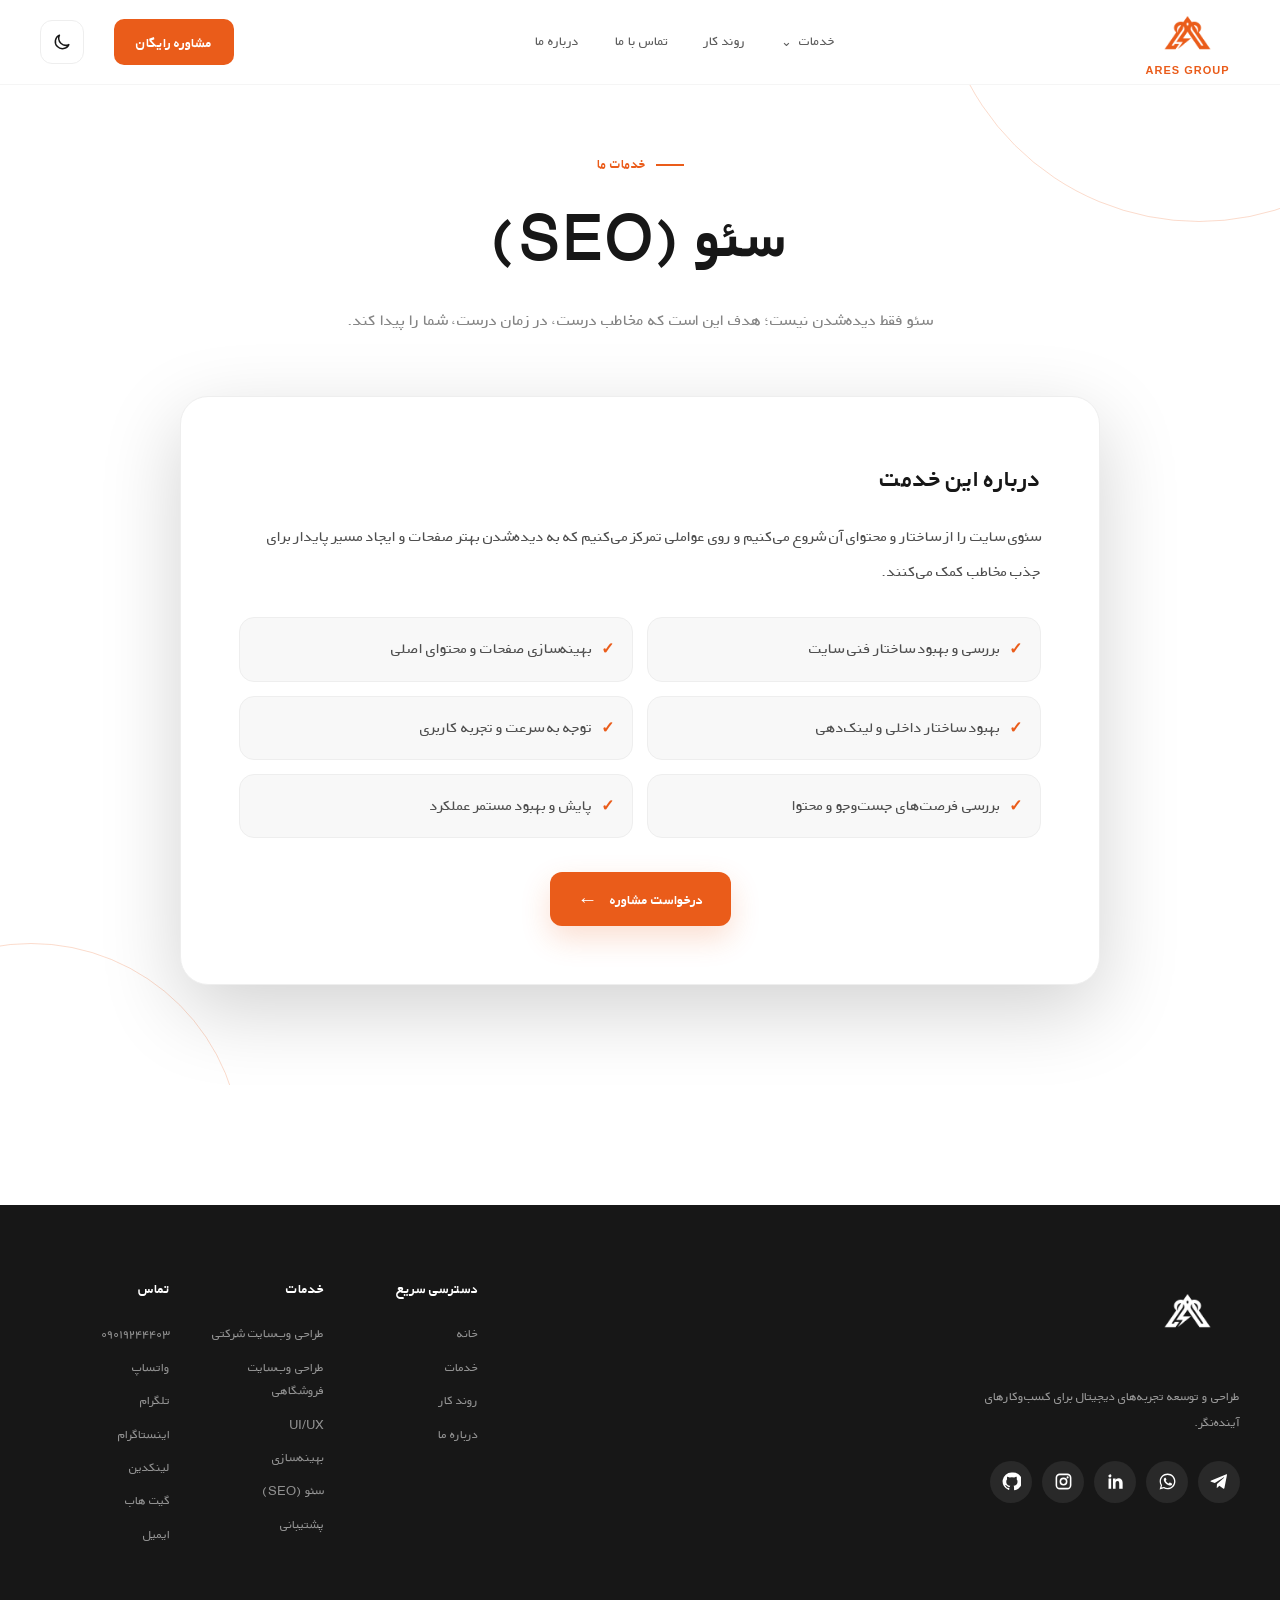
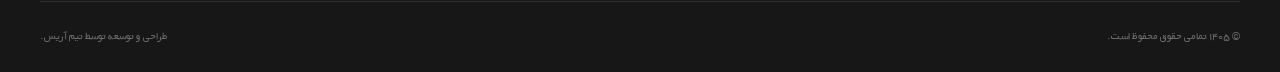
<file: service-seo.html>
<!DOCTYPE html>
<html lang="fa" dir="rtl">
<head>
<meta charset="UTF-8">
<meta name="viewport" content="width=device-width, initial-scale=1.0">
<title>سئو (SEO) | ARES</title>
<meta name="description" content="سئو فقط دیده‌شدن نیست؛ هدف این است که مخاطب درست، در زمان درست، شما را پیدا کند.">
<link rel="stylesheet" href="css/style.css">
</head>
<body>
<header class="header">

        <div class="container header-inner">

            <a href="index.html#home" class="logo-link">
                <img
                    src="/logo/YOUR-LOGO.png"
                    alt="ARES"
                    class="logo"
                >
                <span class="logo-name">ARES GROUP</span>
            </a>

            <nav class="navigation">
<div class="nav-services-dropdown">
                    <a href="index.html#services" class="nav-link nav-services-trigger" aria-haspopup="true">
                        خدمات
                        <span class="nav-services-arrow" aria-hidden="true">⌄</span>
                    </a>
                    <div class="services-dropdown-menu" role="menu">
                        <a href="service-corporate.html" role="menuitem">طراحی وب‌سایت شرکتی</a>
                        <a href="service-ecommerce.html" role="menuitem">طراحی وب‌سایت فروشگاهی</a>
                        <a href="service-uiux.html" role="menuitem">UI/UX</a>
                        <a href="service-optimization.html" role="menuitem">بهینه‌سازی</a>
                        <a href="service-seo.html" role="menuitem">سئو (SEO)</a>
                        <a href="service-support.html" role="menuitem">پشتیبانی</a>
                    </div>
                </div>

                <a href="index.html#process" class="nav-link">
                    روند کار
                </a>

                <a href="index.html#contact" class="nav-link">
                    تماس با ما
                </a>

                <a href="about.html" class="nav-link">
                    درباره ما
                </a>

            </nav>

            <a href="index.html#contact-form" class="header-button consultation-link">
                مشاوره رایگان
            </a>

            <button
                class="theme-toggle"
                type="button"
                aria-label="فعال کردن حالت تاریک"
                aria-pressed="false"
                title="حالت تاریک"
            >
                <svg class="moon-icon" viewBox="0 0 24 24" aria-hidden="true">
                    <path d="M20.2 15.1A8.5 8.5 0 0 1 8.9 3.8 8.5 8.5 0 1 0 20.2 15.1Z"></path>
                </svg>
                <svg class="sun-icon" viewBox="0 0 24 24" aria-hidden="true">
                    <circle cx="12" cy="12" r="4"></circle>
                    <path d="M12 2v2M12 20v2M4.93 4.93l1.42 1.42M17.65 17.65l1.42 1.42M2 12h2M20 12h2M4.93 19.07l1.42-1.42M17.65 6.35l1.42-1.42"></path>
                </svg>
            </button>

            <button
                class="mobile-menu-button"
                aria-label="باز کردن منو"
                type="button"
            >
                <span></span>
                <span></span>
                <span></span>
            </button>

        </div>

        <div class="mobile-navigation">
<div class="mobile-services-group">
                <a href="index.html#services">خدمات</a>
                <div class="mobile-services-submenu">
                    <a href="service-corporate.html">طراحی وب‌سایت شرکتی</a>
                    <a href="service-ecommerce.html">طراحی وب‌سایت فروشگاهی</a>
                    <a href="service-uiux.html">UI/UX</a>
                    <a href="service-optimization.html">بهینه‌سازی</a>
                    <a href="service-seo.html">سئو (SEO)</a>
                    <a href="service-support.html">پشتیبانی</a>
                </div>
            </div>
            <a href="index.html#process">روند کار</a>
            <a href="index.html#contact">تماس با ما</a>
            <a href="about.html">درباره ما</a>

        </div>

    </header>
<main>
<section class="service-detail-page">
<div class="container service-detail-wrap">
<div class="service-detail-hero">
<span class="section-label">خدمات ما</span>
<h1>سئو (SEO)</h1>
<p>سئو فقط دیده‌شدن نیست؛ هدف این است که مخاطب درست، در زمان درست، شما را پیدا کند.</p>
</div>
<div class="service-detail-card">
<h2>درباره این خدمت</h2>
<p>سئوی سایت را از ساختار و محتوای آن شروع می‌کنیم و روی عواملی تمرکز می‌کنیم که به دیده‌شدن بهتر صفحات و ایجاد مسیر پایدار برای جذب مخاطب کمک می‌کنند.</p>
<ul class="service-detail-list">
<li>بررسی و بهبود ساختار فنی سایت</li><li>بهینه‌سازی صفحات و محتوای اصلی</li><li>بهبود ساختار داخلی و لینک‌دهی</li><li>توجه به سرعت و تجربه کاربری</li><li>بررسی فرصت‌های جست‌وجو و محتوا</li><li>پایش و بهبود مستمر عملکرد</li>
</ul>
<div class="service-detail-cta">
<a href="index.html#contact-form" class="primary-button">درخواست مشاوره <span>←</span></a>
</div>
</div>
</div>
</section>
</main>
<footer class="footer">

        <div class="container">

            <div class="footer-main">

                <div class="footer-brand">

                    <a href="index.html#home" class="footer-logo-link" aria-label="بازگشت به خانه">
                        <img
                            src="/logo/YOUR-LOGO.png"
                            alt="ARES"
                            class="footer-logo"
                        >
                    </a>

                    <p>
                        طراحی و توسعه تجربه‌های دیجیتال
                        برای کسب‌وکارهای آینده‌نگر.
                    </p>

                    <div class="footer-socials">

                        <a
                            href="https://t.me/poryaaw"
                            target="_blank"
                            rel="noopener noreferrer"
                            aria-label="تلگرام"
                        >
                            <svg viewBox="0 0 24 24" aria-hidden="true">
                                <path d="M21.5 3.5L18.3 20c-.2 1.1-.8 1.4-1.7.9l-4.8-3.5-2.3 2.2c-.3.3-.5.5-1 .5l.3-4.9 8.9-8c.4-.4-.1-.6-.6-.2L6.1 13.8l-4.7-1.5c-1-.3-1-1 .2-1.5L20 3c.9-.3 1.7.2 1.5.5z"/>
                            </svg>
                        </a>

                        <a
                            href="https://wa.me/989019244403"
                            target="_blank"
                            rel="noopener noreferrer"
                            aria-label="واتساپ"
                        >
                            <svg viewBox="0 0 24 24" aria-hidden="true">
                                <path d="M12.1 2C6.6 2 2.1 6.4 2.1 11.9c0 1.8.5 3.5 1.4 5L2 22l5.2-1.4c1.5.8 3.1 1.2 4.8 1.2 5.5 0 10-4.4 10-9.9S17.6 2 12.1 2zm0 18.1c-1.5 0-3-.4-4.3-1.1l-.3-.2-3.1.8.8-3-.2-.3c-.9-1.3-1.3-2.8-1.3-4.4 0-4.5 3.7-8.1 8.3-8.1s8.3 3.6 8.3 8.1-3.7 8.2-8.2 8.2zm4.5-6.1c-.2-.1-1.4-.7-1.6-.8-.2-.1-.4-.1-.5.1-.2.2-.6.8-.7 1-.1.2-.3.2-.5.1-1.5-.7-2.5-1.3-3.5-3-.3-.5.3-.5.8-1.7.1-.2 0-.4-.1-.5-.1-.1-.5-1.2-.7-1.6-.2-.4-.4-.3-.5-.3h-.4c-.2 0-.5.1-.7.3-.2.2-.9.9-.9 2.2s.9 2.5 1 2.7c.1.2 1.8 2.8 4.4 3.9 1.7.7 2.4.8 3.3.7.5-.1 1.4-.6 1.6-1.1.2-.5.2-1 .1-1.1-.1-.2-.3-.2-.5-.3z"/>
                            </svg>
                        </a>

                        <a href="https://www.linkedin.com/in/pouriyamohammadijoo-ab407a313" target="_blank" rel="noopener noreferrer" aria-label="لینکدین">
                            <svg viewBox="0 0 24 24" aria-hidden="true"><path d="M6.5 8.2H3.2V21h3.3V8.2zM4.9 3A1.9 1.9 0 1 0 5 6.8 1.9 1.9 0 0 0 4.9 3zM21 13.7c0-3.9-2.1-5.8-5-5.8-2.3 0-3.3 1.3-3.9 2.1V8.2H8.8V21h3.3v-6.3c0-1.7.3-3.4 2.5-3.4 2.1 0 2.1 2 2.1 3.5V21H21v-7.3z"/></svg>
                        </a>

                        <a href="https://www.instagram.com/poryaaw/" target="_blank" rel="noopener noreferrer" aria-label="اینستاگرام">
                            <svg viewBox="0 0 24 24" aria-hidden="true"><path d="M7.3 2h9.4A5.3 5.3 0 0 1 22 7.3v9.4a5.3 5.3 0 0 1-5.3 5.3H7.3A5.3 5.3 0 0 1 2 16.7V7.3A5.3 5.3 0 0 1 7.3 2zm0 2A3.3 3.3 0 0 0 4 7.3v9.4A3.3 3.3 0 0 0 7.3 20h9.4a3.3 3.3 0 0 0 3.3-3.3V7.3A3.3 3.3 0 0 0 16.7 4H7.3zm9.9 1.5a1.3 1.3 0 1 1 0 2.6 1.3 1.3 0 0 1 0-2.6zM12 7a5 5 0 1 1 0 10 5 5 0 0 1 0-10zm0 2a3 3 0 1 0 0 6 3 3 0 0 0 0-6z"/></svg>
                        </a>


                        <a href="#" class="github-placeholder" aria-label="گیت‌هاب" title="گیت‌هاب">
                            <svg viewBox="0 0 24 24" aria-hidden="true">
                                <path d="M12 .7a11.3 11.3 0 0 0-3.6 22c.6.1.8-.3.8-.6v-2.1c-3.1.7-3.8-1.3-3.8-1.3-.5-1.3-1.2-1.6-1.2-1.6-1-.7.1-.7.1-.7 1.1.1 1.7 1.1 1.7 1.1 1 .1.8 2.1 3.8 1.5.1-.7.4-1.2.7-1.5-2.5-.3-5.1-1.2-5.1-5.5 0-1.2.4-2.2 1.1-3-.1-.3-.5-1.5.1-3.1 0 0 .9-.3 3.1 1.1a10.7 10.7 0 0 1 5.6 0c2.2-1.5 3.1-1.1 3.1-1.1.6 1.6.2 2.8.1 3.1.7.8 1.1 1.8 1.1 3 0 4.3-2.6 5.2-5.1 5.5.4.3.7 1 .7 2v2.9c0 .3.2.7.8.6A11.3 11.3 0 0 0 12 .7Z"/>
                            </svg>
                        </a>
                    </div>

                </div>


                <div class="footer-column">

                    <h4>
                        دسترسی سریع
                    </h4>

                    <a href="index.html#home">خانه</a>
                    <a href="index.html#services">خدمات</a>
                    <a href="index.html#process">روند کار</a>
                    <a href="about.html">درباره ما</a>

                </div>


                <div class="footer-column">

                    <h4>
                        خدمات
                    </h4>

                    <a href="index.html#services">طراحی وب‌سایت شرکتی</a>
                    <a href="index.html#services">طراحی وب‌سایت فروشگاهی</a>
                    <a href="index.html#services">UI/UX</a>
                    <a href="index.html#services">بهینه‌سازی</a>
                    <a href="index.html#services">سئو (SEO)</a>
                    <a href="index.html#services">پشتیبانی</a>

                </div>


                <div class="footer-column">

                    <h4>
                        تماس
                    </h4>

                    <a href="tel:09019244403">
                        ۰۹۰۱۹۲۴۴۴۰۳
                    </a>

                    <a
                        href="https://wa.me/989019244403"
                        target="_blank"
                        rel="noopener noreferrer"
                    >
                        واتساپ
                    </a>

                    <a
                        href="https://t.me/poryaaw"
                        target="_blank"
                        rel="noopener noreferrer"
                    >
                        تلگرام
                    </a>

                    <a
                        href="https://www.instagram.com/poryaaw/"
                        target="_blank"
                        rel="noopener noreferrer"
                    >
                        اینستاگرام
                    </a>

                    <a
                        href="https://www.linkedin.com/in/pouriyamohammadijoo-ab407a313"
                        target="_blank"
                        rel="noopener noreferrer"
                    >
                        لینکدین
                    </a>

                    <a href="#" class="github-placeholder">
                        گیت هاب
                    </a>

                    <a href="mailto:pouriamohamadijoo@gmail.com">
                        ایمیل
                    </a>

                </div>

            </div>


            <div class="footer-bottom">

                <span>
                    © ۱۴۰۵ تمامی حقوق محفوظ است.
                </span>

                <span>
                    طراحی و توسعه توسط تیم آریس.
                </span>

            </div>

        </div>

    </footer>
<script src="js/script.js"></script>
</body>
</html>
</file>
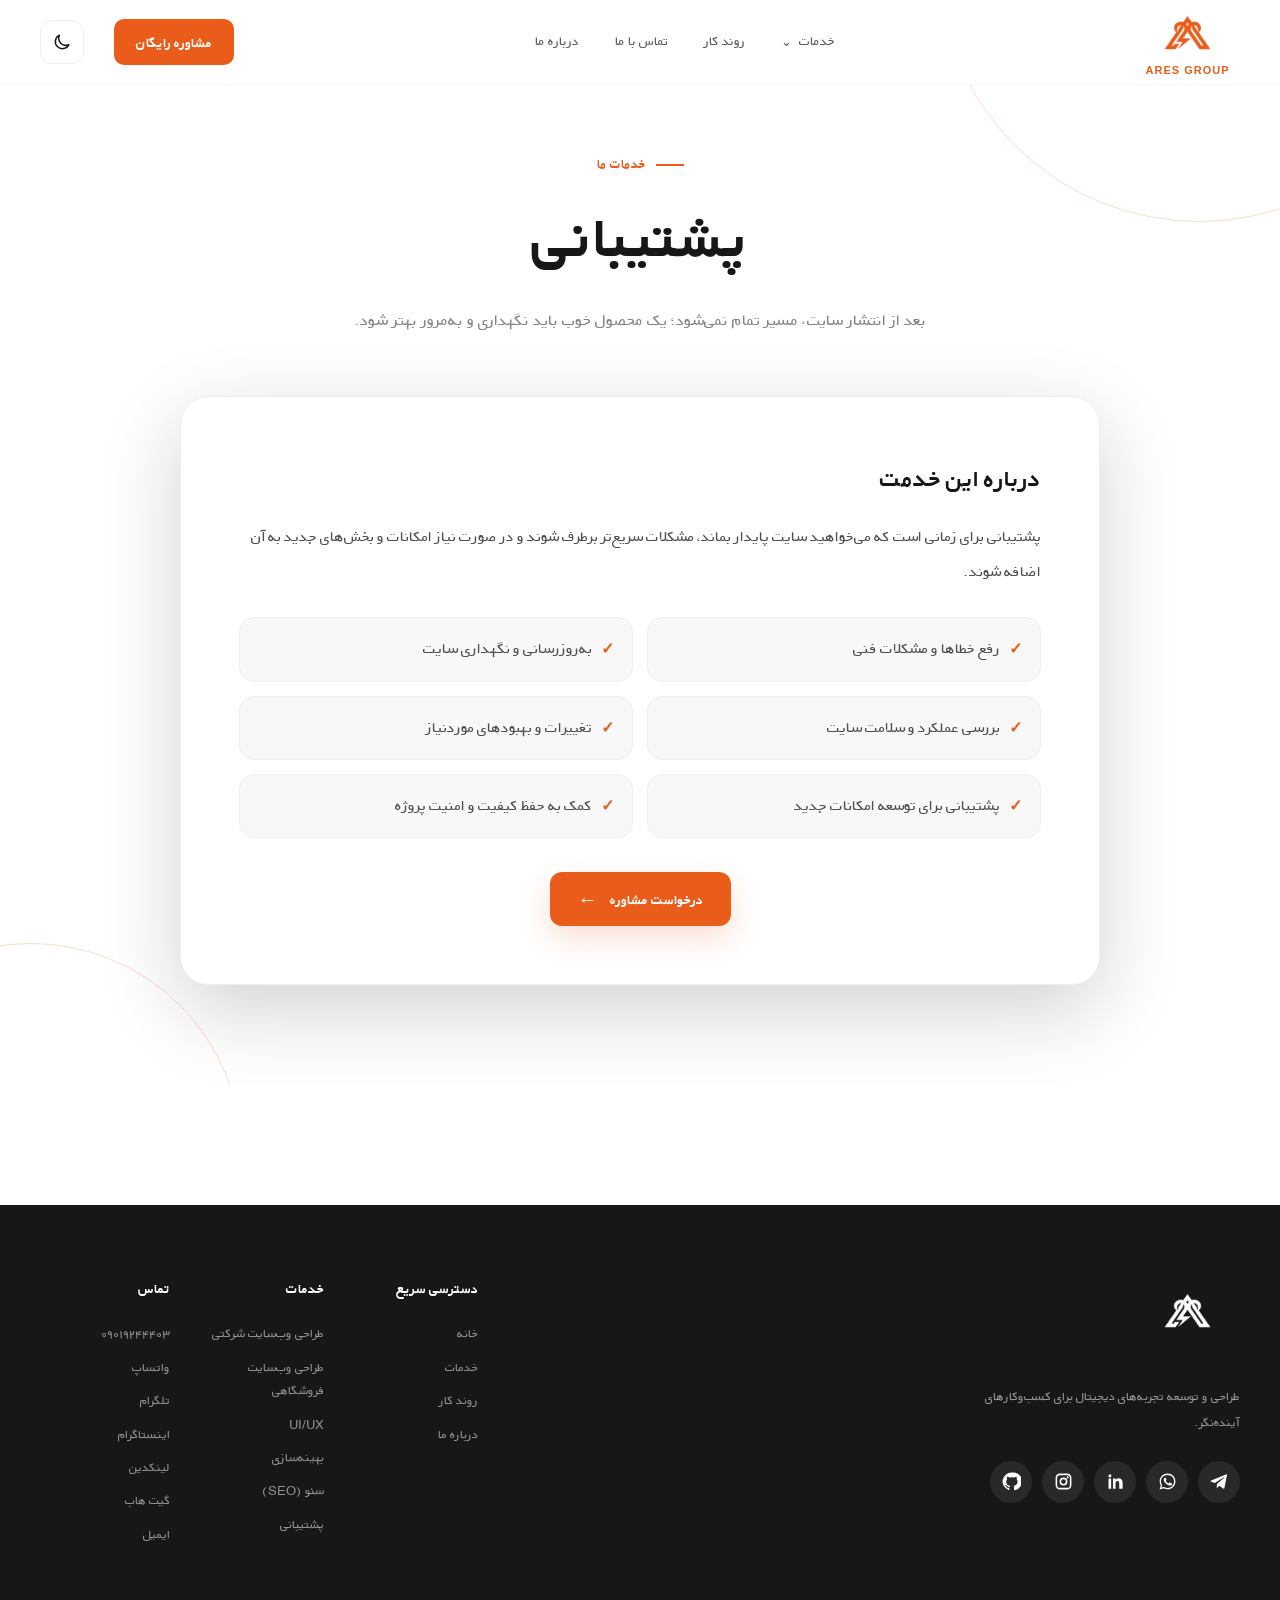
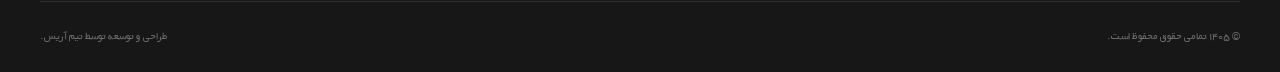
<file: service-support.html>
<!DOCTYPE html>
<html lang="fa" dir="rtl">
<head>
<meta charset="UTF-8">
<meta name="viewport" content="width=device-width, initial-scale=1.0">
<title>پشتیبانی | ARES</title>
<meta name="description" content="بعد از انتشار سایت، مسیر تمام نمی‌شود؛ یک محصول خوب باید نگهداری و به‌مرور بهتر شود.">
<link rel="stylesheet" href="css/style.css">
</head>
<body>
<header class="header">

        <div class="container header-inner">

            <a href="index.html#home" class="logo-link">
                <img
                    src="/logo/YOUR-LOGO.png"
                    alt="ARES"
                    class="logo"
                >
                <span class="logo-name">ARES GROUP</span>
            </a>

            <nav class="navigation">
<div class="nav-services-dropdown">
                    <a href="index.html#services" class="nav-link nav-services-trigger" aria-haspopup="true">
                        خدمات
                        <span class="nav-services-arrow" aria-hidden="true">⌄</span>
                    </a>
                    <div class="services-dropdown-menu" role="menu">
                        <a href="service-corporate.html" role="menuitem">طراحی وب‌سایت شرکتی</a>
                        <a href="service-ecommerce.html" role="menuitem">طراحی وب‌سایت فروشگاهی</a>
                        <a href="service-uiux.html" role="menuitem">UI/UX</a>
                        <a href="service-optimization.html" role="menuitem">بهینه‌سازی</a>
                        <a href="service-seo.html" role="menuitem">سئو (SEO)</a>
                        <a href="service-support.html" role="menuitem">پشتیبانی</a>
                    </div>
                </div>

                <a href="index.html#process" class="nav-link">
                    روند کار
                </a>

                <a href="index.html#contact" class="nav-link">
                    تماس با ما
                </a>

                <a href="about.html" class="nav-link">
                    درباره ما
                </a>

            </nav>

            <a href="index.html#contact-form" class="header-button consultation-link">
                مشاوره رایگان
            </a>

            <button
                class="theme-toggle"
                type="button"
                aria-label="فعال کردن حالت تاریک"
                aria-pressed="false"
                title="حالت تاریک"
            >
                <svg class="moon-icon" viewBox="0 0 24 24" aria-hidden="true">
                    <path d="M20.2 15.1A8.5 8.5 0 0 1 8.9 3.8 8.5 8.5 0 1 0 20.2 15.1Z"></path>
                </svg>
                <svg class="sun-icon" viewBox="0 0 24 24" aria-hidden="true">
                    <circle cx="12" cy="12" r="4"></circle>
                    <path d="M12 2v2M12 20v2M4.93 4.93l1.42 1.42M17.65 17.65l1.42 1.42M2 12h2M20 12h2M4.93 19.07l1.42-1.42M17.65 6.35l1.42-1.42"></path>
                </svg>
            </button>

            <button
                class="mobile-menu-button"
                aria-label="باز کردن منو"
                type="button"
            >
                <span></span>
                <span></span>
                <span></span>
            </button>

        </div>

        <div class="mobile-navigation">
<div class="mobile-services-group">
                <a href="index.html#services">خدمات</a>
                <div class="mobile-services-submenu">
                    <a href="service-corporate.html">طراحی وب‌سایت شرکتی</a>
                    <a href="service-ecommerce.html">طراحی وب‌سایت فروشگاهی</a>
                    <a href="service-uiux.html">UI/UX</a>
                    <a href="service-optimization.html">بهینه‌سازی</a>
                    <a href="service-seo.html">سئو (SEO)</a>
                    <a href="service-support.html">پشتیبانی</a>
                </div>
            </div>
            <a href="index.html#process">روند کار</a>
            <a href="index.html#contact">تماس با ما</a>
            <a href="about.html">درباره ما</a>

        </div>

    </header>
<main>
<section class="service-detail-page">
<div class="container service-detail-wrap">
<div class="service-detail-hero">
<span class="section-label">خدمات ما</span>
<h1>پشتیبانی</h1>
<p>بعد از انتشار سایت، مسیر تمام نمی‌شود؛ یک محصول خوب باید نگهداری و به‌مرور بهتر شود.</p>
</div>
<div class="service-detail-card">
<h2>درباره این خدمت</h2>
<p>پشتیبانی برای زمانی است که می‌خواهید سایت پایدار بماند، مشکلات سریع‌تر برطرف شوند و در صورت نیاز امکانات و بخش‌های جدید به آن اضافه شوند.</p>
<ul class="service-detail-list">
<li>رفع خطاها و مشکلات فنی</li><li>به‌روزرسانی و نگهداری سایت</li><li>بررسی عملکرد و سلامت سایت</li><li>تغییرات و بهبودهای موردنیاز</li><li>پشتیبانی برای توسعه امکانات جدید</li><li>کمک به حفظ کیفیت و امنیت پروژه</li>
</ul>
<div class="service-detail-cta">
<a href="index.html#contact-form" class="primary-button">درخواست مشاوره <span>←</span></a>
</div>
</div>
</div>
</section>
</main>
<footer class="footer">

        <div class="container">

            <div class="footer-main">

                <div class="footer-brand">

                    <a href="index.html#home" class="footer-logo-link" aria-label="بازگشت به خانه">
                        <img
                            src="/logo/YOUR-LOGO.png"
                            alt="ARES"
                            class="footer-logo"
                        >
                    </a>

                    <p>
                        طراحی و توسعه تجربه‌های دیجیتال
                        برای کسب‌وکارهای آینده‌نگر.
                    </p>

                    <div class="footer-socials">

                        <a
                            href="https://t.me/poryaaw"
                            target="_blank"
                            rel="noopener noreferrer"
                            aria-label="تلگرام"
                        >
                            <svg viewBox="0 0 24 24" aria-hidden="true">
                                <path d="M21.5 3.5L18.3 20c-.2 1.1-.8 1.4-1.7.9l-4.8-3.5-2.3 2.2c-.3.3-.5.5-1 .5l.3-4.9 8.9-8c.4-.4-.1-.6-.6-.2L6.1 13.8l-4.7-1.5c-1-.3-1-1 .2-1.5L20 3c.9-.3 1.7.2 1.5.5z"/>
                            </svg>
                        </a>

                        <a
                            href="https://wa.me/989019244403"
                            target="_blank"
                            rel="noopener noreferrer"
                            aria-label="واتساپ"
                        >
                            <svg viewBox="0 0 24 24" aria-hidden="true">
                                <path d="M12.1 2C6.6 2 2.1 6.4 2.1 11.9c0 1.8.5 3.5 1.4 5L2 22l5.2-1.4c1.5.8 3.1 1.2 4.8 1.2 5.5 0 10-4.4 10-9.9S17.6 2 12.1 2zm0 18.1c-1.5 0-3-.4-4.3-1.1l-.3-.2-3.1.8.8-3-.2-.3c-.9-1.3-1.3-2.8-1.3-4.4 0-4.5 3.7-8.1 8.3-8.1s8.3 3.6 8.3 8.1-3.7 8.2-8.2 8.2zm4.5-6.1c-.2-.1-1.4-.7-1.6-.8-.2-.1-.4-.1-.5.1-.2.2-.6.8-.7 1-.1.2-.3.2-.5.1-1.5-.7-2.5-1.3-3.5-3-.3-.5.3-.5.8-1.7.1-.2 0-.4-.1-.5-.1-.1-.5-1.2-.7-1.6-.2-.4-.4-.3-.5-.3h-.4c-.2 0-.5.1-.7.3-.2.2-.9.9-.9 2.2s.9 2.5 1 2.7c.1.2 1.8 2.8 4.4 3.9 1.7.7 2.4.8 3.3.7.5-.1 1.4-.6 1.6-1.1.2-.5.2-1 .1-1.1-.1-.2-.3-.2-.5-.3z"/>
                            </svg>
                        </a>

                        <a href="https://www.linkedin.com/in/pouriyamohammadijoo-ab407a313" target="_blank" rel="noopener noreferrer" aria-label="لینکدین">
                            <svg viewBox="0 0 24 24" aria-hidden="true"><path d="M6.5 8.2H3.2V21h3.3V8.2zM4.9 3A1.9 1.9 0 1 0 5 6.8 1.9 1.9 0 0 0 4.9 3zM21 13.7c0-3.9-2.1-5.8-5-5.8-2.3 0-3.3 1.3-3.9 2.1V8.2H8.8V21h3.3v-6.3c0-1.7.3-3.4 2.5-3.4 2.1 0 2.1 2 2.1 3.5V21H21v-7.3z"/></svg>
                        </a>

                        <a href="https://www.instagram.com/poryaaw/" target="_blank" rel="noopener noreferrer" aria-label="اینستاگرام">
                            <svg viewBox="0 0 24 24" aria-hidden="true"><path d="M7.3 2h9.4A5.3 5.3 0 0 1 22 7.3v9.4a5.3 5.3 0 0 1-5.3 5.3H7.3A5.3 5.3 0 0 1 2 16.7V7.3A5.3 5.3 0 0 1 7.3 2zm0 2A3.3 3.3 0 0 0 4 7.3v9.4A3.3 3.3 0 0 0 7.3 20h9.4a3.3 3.3 0 0 0 3.3-3.3V7.3A3.3 3.3 0 0 0 16.7 4H7.3zm9.9 1.5a1.3 1.3 0 1 1 0 2.6 1.3 1.3 0 0 1 0-2.6zM12 7a5 5 0 1 1 0 10 5 5 0 0 1 0-10zm0 2a3 3 0 1 0 0 6 3 3 0 0 0 0-6z"/></svg>
                        </a>


                        <a href="#" class="github-placeholder" aria-label="گیت‌هاب" title="گیت‌هاب">
                            <svg viewBox="0 0 24 24" aria-hidden="true">
                                <path d="M12 .7a11.3 11.3 0 0 0-3.6 22c.6.1.8-.3.8-.6v-2.1c-3.1.7-3.8-1.3-3.8-1.3-.5-1.3-1.2-1.6-1.2-1.6-1-.7.1-.7.1-.7 1.1.1 1.7 1.1 1.7 1.1 1 .1.8 2.1 3.8 1.5.1-.7.4-1.2.7-1.5-2.5-.3-5.1-1.2-5.1-5.5 0-1.2.4-2.2 1.1-3-.1-.3-.5-1.5.1-3.1 0 0 .9-.3 3.1 1.1a10.7 10.7 0 0 1 5.6 0c2.2-1.5 3.1-1.1 3.1-1.1.6 1.6.2 2.8.1 3.1.7.8 1.1 1.8 1.1 3 0 4.3-2.6 5.2-5.1 5.5.4.3.7 1 .7 2v2.9c0 .3.2.7.8.6A11.3 11.3 0 0 0 12 .7Z"/>
                            </svg>
                        </a>
                    </div>

                </div>


                <div class="footer-column">

                    <h4>
                        دسترسی سریع
                    </h4>

                    <a href="index.html#home">خانه</a>
                    <a href="index.html#services">خدمات</a>
                    <a href="index.html#process">روند کار</a>
                    <a href="about.html">درباره ما</a>

                </div>


                <div class="footer-column">

                    <h4>
                        خدمات
                    </h4>

                    <a href="index.html#services">طراحی وب‌سایت شرکتی</a>
                    <a href="index.html#services">طراحی وب‌سایت فروشگاهی</a>
                    <a href="index.html#services">UI/UX</a>
                    <a href="index.html#services">بهینه‌سازی</a>
                    <a href="index.html#services">سئو (SEO)</a>
                    <a href="index.html#services">پشتیبانی</a>

                </div>


                <div class="footer-column">

                    <h4>
                        تماس
                    </h4>

                    <a href="tel:09019244403">
                        ۰۹۰۱۹۲۴۴۴۰۳
                    </a>

                    <a
                        href="https://wa.me/989019244403"
                        target="_blank"
                        rel="noopener noreferrer"
                    >
                        واتساپ
                    </a>

                    <a
                        href="https://t.me/poryaaw"
                        target="_blank"
                        rel="noopener noreferrer"
                    >
                        تلگرام
                    </a>

                    <a
                        href="https://www.instagram.com/poryaaw/"
                        target="_blank"
                        rel="noopener noreferrer"
                    >
                        اینستاگرام
                    </a>

                    <a
                        href="https://www.linkedin.com/in/pouriyamohammadijoo-ab407a313"
                        target="_blank"
                        rel="noopener noreferrer"
                    >
                        لینکدین
                    </a>

                    <a href="#" class="github-placeholder">
                        گیت هاب
                    </a>

                    <a href="mailto:pouriamohamadijoo@gmail.com">
                        ایمیل
                    </a>

                </div>

            </div>


            <div class="footer-bottom">

                <span>
                    © ۱۴۰۵ تمامی حقوق محفوظ است.
                </span>

                <span>
                    طراحی و توسعه توسط تیم آریس.
                </span>

            </div>

        </div>

    </footer>
<script src="js/script.js"></script>
</body>
</html>
</file>
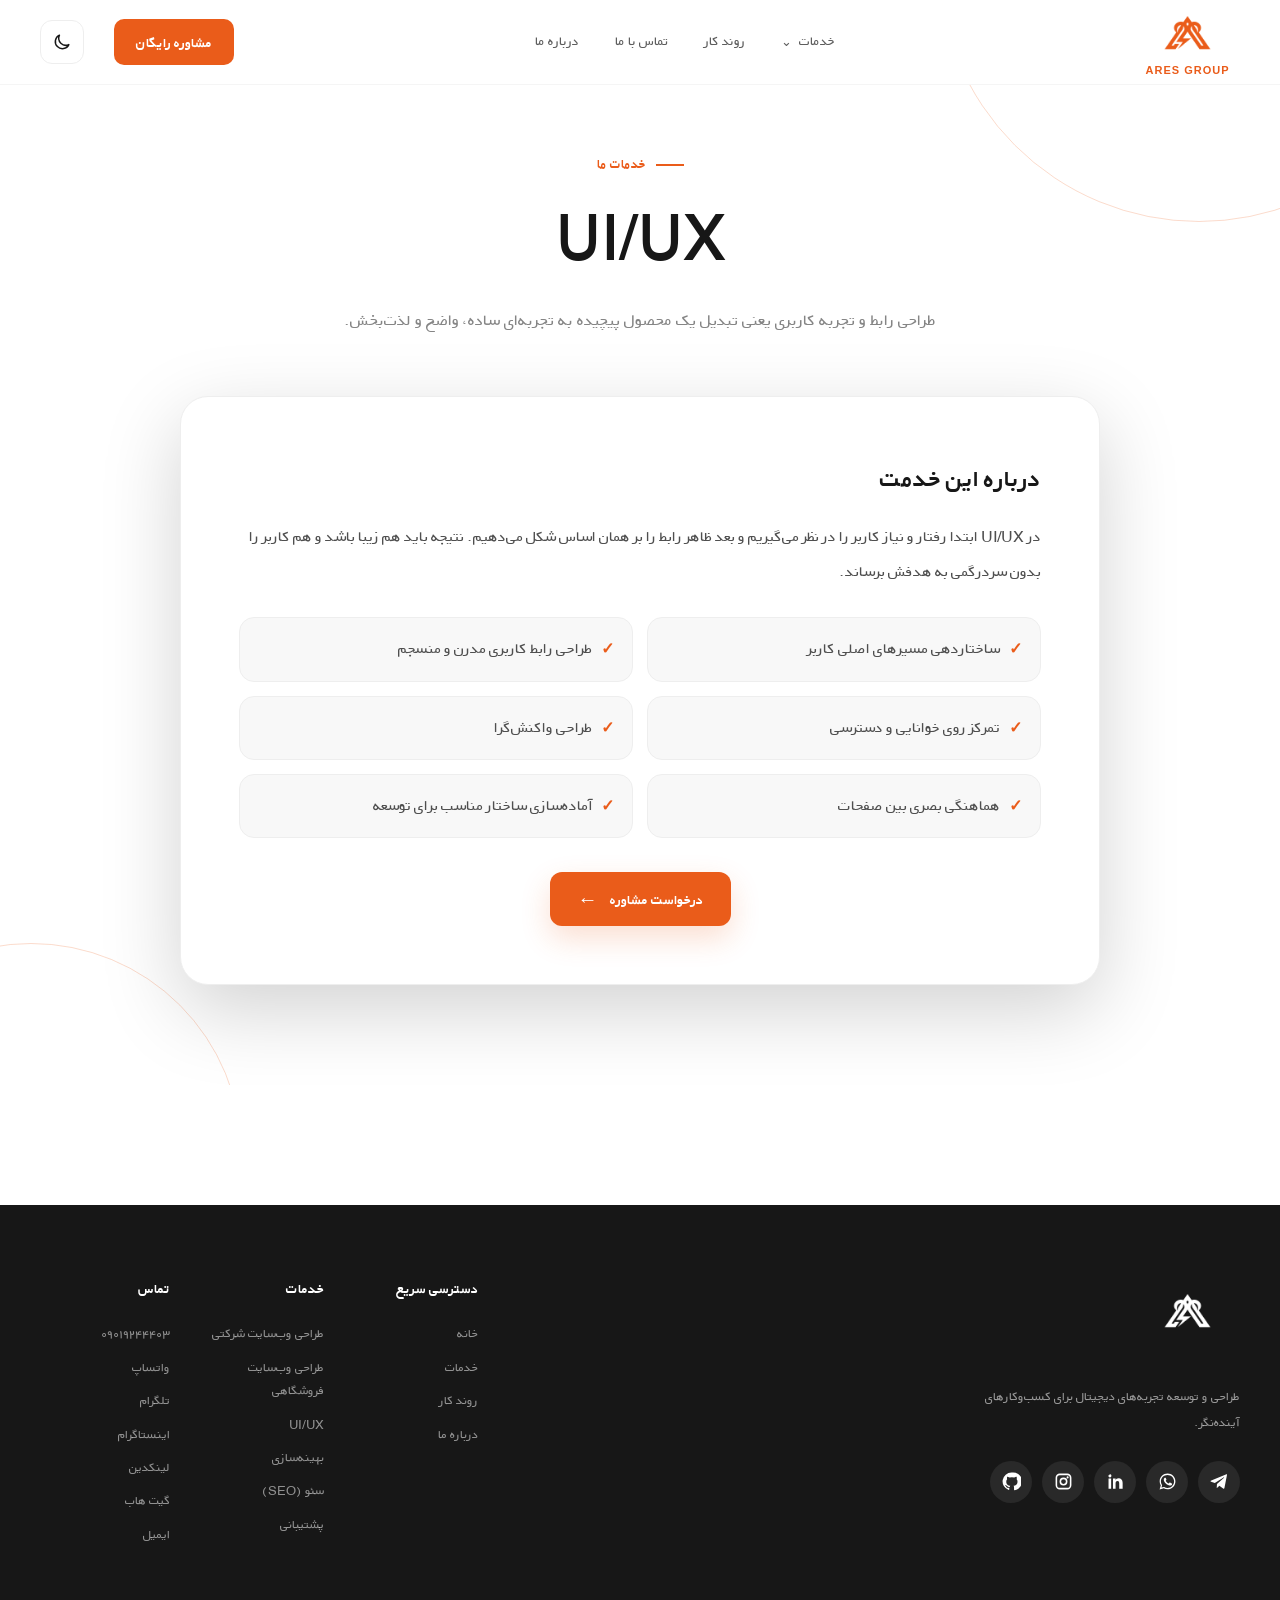
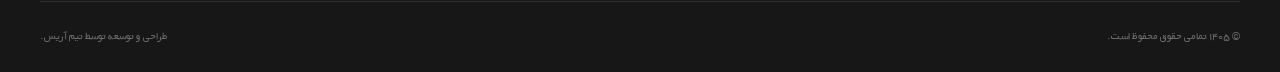
<file: service-uiux.html>
<!DOCTYPE html>
<html lang="fa" dir="rtl">
<head>
<meta charset="UTF-8">
<meta name="viewport" content="width=device-width, initial-scale=1.0">
<title>UI/UX | ARES</title>
<meta name="description" content="طراحی رابط و تجربه کاربری یعنی تبدیل یک محصول پیچیده به تجربه‌ای ساده، واضح و لذت‌بخش.">
<link rel="stylesheet" href="css/style.css">
</head>
<body>
<header class="header">

        <div class="container header-inner">

            <a href="index.html#home" class="logo-link">
                <img
                    src="/logo/YOUR-LOGO.png"
                    alt="ARES"
                    class="logo"
                >
                <span class="logo-name">ARES GROUP</span>
            </a>

            <nav class="navigation">
<div class="nav-services-dropdown">
                    <a href="index.html#services" class="nav-link nav-services-trigger" aria-haspopup="true">
                        خدمات
                        <span class="nav-services-arrow" aria-hidden="true">⌄</span>
                    </a>
                    <div class="services-dropdown-menu" role="menu">
                        <a href="service-corporate.html" role="menuitem">طراحی وب‌سایت شرکتی</a>
                        <a href="service-ecommerce.html" role="menuitem">طراحی وب‌سایت فروشگاهی</a>
                        <a href="service-uiux.html" role="menuitem">UI/UX</a>
                        <a href="service-optimization.html" role="menuitem">بهینه‌سازی</a>
                        <a href="service-seo.html" role="menuitem">سئو (SEO)</a>
                        <a href="service-support.html" role="menuitem">پشتیبانی</a>
                    </div>
                </div>

                <a href="index.html#process" class="nav-link">
                    روند کار
                </a>

                <a href="index.html#contact" class="nav-link">
                    تماس با ما
                </a>

                <a href="about.html" class="nav-link">
                    درباره ما
                </a>

            </nav>

            <a href="index.html#contact-form" class="header-button consultation-link">
                مشاوره رایگان
            </a>

            <button
                class="theme-toggle"
                type="button"
                aria-label="فعال کردن حالت تاریک"
                aria-pressed="false"
                title="حالت تاریک"
            >
                <svg class="moon-icon" viewBox="0 0 24 24" aria-hidden="true">
                    <path d="M20.2 15.1A8.5 8.5 0 0 1 8.9 3.8 8.5 8.5 0 1 0 20.2 15.1Z"></path>
                </svg>
                <svg class="sun-icon" viewBox="0 0 24 24" aria-hidden="true">
                    <circle cx="12" cy="12" r="4"></circle>
                    <path d="M12 2v2M12 20v2M4.93 4.93l1.42 1.42M17.65 17.65l1.42 1.42M2 12h2M20 12h2M4.93 19.07l1.42-1.42M17.65 6.35l1.42-1.42"></path>
                </svg>
            </button>

            <button
                class="mobile-menu-button"
                aria-label="باز کردن منو"
                type="button"
            >
                <span></span>
                <span></span>
                <span></span>
            </button>

        </div>

        <div class="mobile-navigation">
<div class="mobile-services-group">
                <a href="index.html#services">خدمات</a>
                <div class="mobile-services-submenu">
                    <a href="service-corporate.html">طراحی وب‌سایت شرکتی</a>
                    <a href="service-ecommerce.html">طراحی وب‌سایت فروشگاهی</a>
                    <a href="service-uiux.html">UI/UX</a>
                    <a href="service-optimization.html">بهینه‌سازی</a>
                    <a href="service-seo.html">سئو (SEO)</a>
                    <a href="service-support.html">پشتیبانی</a>
                </div>
            </div>
            <a href="index.html#process">روند کار</a>
            <a href="index.html#contact">تماس با ما</a>
            <a href="about.html">درباره ما</a>

        </div>

    </header>
<main>
<section class="service-detail-page">
<div class="container service-detail-wrap">
<div class="service-detail-hero">
<span class="section-label">خدمات ما</span>
<h1>UI/UX</h1>
<p>طراحی رابط و تجربه کاربری یعنی تبدیل یک محصول پیچیده به تجربه‌ای ساده، واضح و لذت‌بخش.</p>
</div>
<div class="service-detail-card">
<h2>درباره این خدمت</h2>
<p>در UI/UX ابتدا رفتار و نیاز کاربر را در نظر می‌گیریم و بعد ظاهر رابط را بر همان اساس شکل می‌دهیم. نتیجه باید هم زیبا باشد و هم کاربر را بدون سردرگمی به هدفش برساند.</p>
<ul class="service-detail-list">
<li>ساختاردهی مسیرهای اصلی کاربر</li><li>طراحی رابط کاربری مدرن و منسجم</li><li>تمرکز روی خوانایی و دسترسی</li><li>طراحی واکنش‌گرا</li><li>هماهنگی بصری بین صفحات</li><li>آماده‌سازی ساختار مناسب برای توسعه</li>
</ul>
<div class="service-detail-cta">
<a href="index.html#contact-form" class="primary-button">درخواست مشاوره <span>←</span></a>
</div>
</div>
</div>
</section>
</main>
<footer class="footer">

        <div class="container">

            <div class="footer-main">

                <div class="footer-brand">

                    <a href="index.html#home" class="footer-logo-link" aria-label="بازگشت به خانه">
                        <img
                            src="/logo/YOUR-LOGO.png"
                            alt="ARES"
                            class="footer-logo"
                        >
                    </a>

                    <p>
                        طراحی و توسعه تجربه‌های دیجیتال
                        برای کسب‌وکارهای آینده‌نگر.
                    </p>

                    <div class="footer-socials">

                        <a
                            href="https://t.me/poryaaw"
                            target="_blank"
                            rel="noopener noreferrer"
                            aria-label="تلگرام"
                        >
                            <svg viewBox="0 0 24 24" aria-hidden="true">
                                <path d="M21.5 3.5L18.3 20c-.2 1.1-.8 1.4-1.7.9l-4.8-3.5-2.3 2.2c-.3.3-.5.5-1 .5l.3-4.9 8.9-8c.4-.4-.1-.6-.6-.2L6.1 13.8l-4.7-1.5c-1-.3-1-1 .2-1.5L20 3c.9-.3 1.7.2 1.5.5z"/>
                            </svg>
                        </a>

                        <a
                            href="https://wa.me/989019244403"
                            target="_blank"
                            rel="noopener noreferrer"
                            aria-label="واتساپ"
                        >
                            <svg viewBox="0 0 24 24" aria-hidden="true">
                                <path d="M12.1 2C6.6 2 2.1 6.4 2.1 11.9c0 1.8.5 3.5 1.4 5L2 22l5.2-1.4c1.5.8 3.1 1.2 4.8 1.2 5.5 0 10-4.4 10-9.9S17.6 2 12.1 2zm0 18.1c-1.5 0-3-.4-4.3-1.1l-.3-.2-3.1.8.8-3-.2-.3c-.9-1.3-1.3-2.8-1.3-4.4 0-4.5 3.7-8.1 8.3-8.1s8.3 3.6 8.3 8.1-3.7 8.2-8.2 8.2zm4.5-6.1c-.2-.1-1.4-.7-1.6-.8-.2-.1-.4-.1-.5.1-.2.2-.6.8-.7 1-.1.2-.3.2-.5.1-1.5-.7-2.5-1.3-3.5-3-.3-.5.3-.5.8-1.7.1-.2 0-.4-.1-.5-.1-.1-.5-1.2-.7-1.6-.2-.4-.4-.3-.5-.3h-.4c-.2 0-.5.1-.7.3-.2.2-.9.9-.9 2.2s.9 2.5 1 2.7c.1.2 1.8 2.8 4.4 3.9 1.7.7 2.4.8 3.3.7.5-.1 1.4-.6 1.6-1.1.2-.5.2-1 .1-1.1-.1-.2-.3-.2-.5-.3z"/>
                            </svg>
                        </a>

                        <a href="https://www.linkedin.com/in/pouriyamohammadijoo-ab407a313" target="_blank" rel="noopener noreferrer" aria-label="لینکدین">
                            <svg viewBox="0 0 24 24" aria-hidden="true"><path d="M6.5 8.2H3.2V21h3.3V8.2zM4.9 3A1.9 1.9 0 1 0 5 6.8 1.9 1.9 0 0 0 4.9 3zM21 13.7c0-3.9-2.1-5.8-5-5.8-2.3 0-3.3 1.3-3.9 2.1V8.2H8.8V21h3.3v-6.3c0-1.7.3-3.4 2.5-3.4 2.1 0 2.1 2 2.1 3.5V21H21v-7.3z"/></svg>
                        </a>

                        <a href="https://www.instagram.com/poryaaw/" target="_blank" rel="noopener noreferrer" aria-label="اینستاگرام">
                            <svg viewBox="0 0 24 24" aria-hidden="true"><path d="M7.3 2h9.4A5.3 5.3 0 0 1 22 7.3v9.4a5.3 5.3 0 0 1-5.3 5.3H7.3A5.3 5.3 0 0 1 2 16.7V7.3A5.3 5.3 0 0 1 7.3 2zm0 2A3.3 3.3 0 0 0 4 7.3v9.4A3.3 3.3 0 0 0 7.3 20h9.4a3.3 3.3 0 0 0 3.3-3.3V7.3A3.3 3.3 0 0 0 16.7 4H7.3zm9.9 1.5a1.3 1.3 0 1 1 0 2.6 1.3 1.3 0 0 1 0-2.6zM12 7a5 5 0 1 1 0 10 5 5 0 0 1 0-10zm0 2a3 3 0 1 0 0 6 3 3 0 0 0 0-6z"/></svg>
                        </a>


                        <a href="#" class="github-placeholder" aria-label="گیت‌هاب" title="گیت‌هاب">
                            <svg viewBox="0 0 24 24" aria-hidden="true">
                                <path d="M12 .7a11.3 11.3 0 0 0-3.6 22c.6.1.8-.3.8-.6v-2.1c-3.1.7-3.8-1.3-3.8-1.3-.5-1.3-1.2-1.6-1.2-1.6-1-.7.1-.7.1-.7 1.1.1 1.7 1.1 1.7 1.1 1 .1.8 2.1 3.8 1.5.1-.7.4-1.2.7-1.5-2.5-.3-5.1-1.2-5.1-5.5 0-1.2.4-2.2 1.1-3-.1-.3-.5-1.5.1-3.1 0 0 .9-.3 3.1 1.1a10.7 10.7 0 0 1 5.6 0c2.2-1.5 3.1-1.1 3.1-1.1.6 1.6.2 2.8.1 3.1.7.8 1.1 1.8 1.1 3 0 4.3-2.6 5.2-5.1 5.5.4.3.7 1 .7 2v2.9c0 .3.2.7.8.6A11.3 11.3 0 0 0 12 .7Z"/>
                            </svg>
                        </a>
                    </div>

                </div>


                <div class="footer-column">

                    <h4>
                        دسترسی سریع
                    </h4>

                    <a href="index.html#home">خانه</a>
                    <a href="index.html#services">خدمات</a>
                    <a href="index.html#process">روند کار</a>
                    <a href="about.html">درباره ما</a>

                </div>


                <div class="footer-column">

                    <h4>
                        خدمات
                    </h4>

                    <a href="index.html#services">طراحی وب‌سایت شرکتی</a>
                    <a href="index.html#services">طراحی وب‌سایت فروشگاهی</a>
                    <a href="index.html#services">UI/UX</a>
                    <a href="index.html#services">بهینه‌سازی</a>
                    <a href="index.html#services">سئو (SEO)</a>
                    <a href="index.html#services">پشتیبانی</a>

                </div>


                <div class="footer-column">

                    <h4>
                        تماس
                    </h4>

                    <a href="tel:09019244403">
                        ۰۹۰۱۹۲۴۴۴۰۳
                    </a>

                    <a
                        href="https://wa.me/989019244403"
                        target="_blank"
                        rel="noopener noreferrer"
                    >
                        واتساپ
                    </a>

                    <a
                        href="https://t.me/poryaaw"
                        target="_blank"
                        rel="noopener noreferrer"
                    >
                        تلگرام
                    </a>

                    <a
                        href="https://www.instagram.com/poryaaw/"
                        target="_blank"
                        rel="noopener noreferrer"
                    >
                        اینستاگرام
                    </a>

                    <a
                        href="https://www.linkedin.com/in/pouriyamohammadijoo-ab407a313"
                        target="_blank"
                        rel="noopener noreferrer"
                    >
                        لینکدین
                    </a>

                    <a href="#" class="github-placeholder">
                        گیت هاب
                    </a>

                    <a href="mailto:pouriamohamadijoo@gmail.com">
                        ایمیل
                    </a>

                </div>

            </div>


            <div class="footer-bottom">

                <span>
                    © ۱۴۰۵ تمامی حقوق محفوظ است.
                </span>

                <span>
                    طراحی و توسعه توسط تیم آریس.
                </span>

            </div>

        </div>

    </footer>
<script src="js/script.js"></script>
</body>
</html>
</file>
<file: css/style.css>
/* =====================================================
   ARES — clean stylesheet (final)
   Brand: #EA5C1A · RTL · light + dark via body.dark-mode
===================================================== */

/* ---------- FONTS ---------- */
@font-face { font-family:"BYekan"; src:url("../assets/fonts/BYekan+_0.ttf") format("truetype"); font-weight:400; font-style:normal; font-display:swap; }
@font-face { font-family:"BYekan"; src:url("../assets/fonts/BYekan+ Bold.ttf") format("truetype"); font-weight:700; font-style:normal; font-display:swap; }
@font-face { font-family:"PersianYekan"; src:url("../assets/fonts/Persian-Yekan.ttf") format("truetype"); font-weight:400; font-style:normal; font-display:swap; }

/* ---------- TOKENS ---------- */
:root {
    color-scheme: light;
    --primary:#EA5C1A; --primary-dark:#c9470d; --primary-light:#fff1e9;
    --black:#171717; --dark:#252525; --text:#4f4f4f; --muted:#858585;
    --white:#ffffff; --light:#f8f8f8; --border:#eeeeee;
    --radius-small:10px; --radius-medium:18px; --radius-large:28px;
    --shadow:0 15px 45px rgba(0,0,0,.06);
    --theme-bg:#ffffff; --theme-surface:#ffffff; --theme-surface-alt:#f8f8f8;
    --theme-text:#171717; --theme-text-soft:#4f4f4f; --theme-muted:#858585;
    --theme-border:#eeeeee; --theme-header:rgba(255,255,255,.94);
}
body.dark-mode {
    color-scheme: dark;
    --theme-bg:#101114; --theme-surface:#18191d; --theme-surface-alt:#141519;
    --theme-text:#f4f4f5; --theme-text-soft:#c4c4c8; --theme-muted:#a0a0a8;
    --theme-border:#2c2d33; --theme-header:rgba(16,17,20,.92);
}

/* ---------- RESET / BASE ---------- */
* { margin:0; padding:0; box-sizing:border-box; }
html { scroll-behavior:smooth; scroll-padding-top:90px; }
body {
    direction:rtl; font-family:"BYekan","PersianYekan",Tahoma,sans-serif;
    background:var(--theme-bg); color:var(--theme-text); line-height:1.8; overflow-x:hidden;
    transition:background-color .25s ease, color .25s ease;
}
img { max-width:100%; display:block; }
a { text-decoration:none; color:inherit; }
button { font-family:inherit; }
ul { list-style:none; }
@media (prefers-color-scheme:dark) { html:not(.theme-ready) body { background:#101114; color:#f4f4f5; } }

/* ---------- LAYOUT HELPERS ---------- */
.container { width:min(1200px, calc(100% - 48px)); margin:0 auto; }
.section { padding:120px 0; }
.section-label { display:inline-block; color:var(--primary); font-size:14px; font-weight:700; margin-bottom:12px; position:relative; }
.section-label::before { content:""; display:inline-block; width:28px; height:2px; background:var(--primary); margin-left:10px; vertical-align:middle; }
.section-heading { max-width:680px; margin-bottom:55px; }
.section-heading.centered { margin-inline:auto; text-align:center; }
.section-heading.centered .section-label::before { display:none; }
.section-heading h2 { font-size:clamp(32px,4vw,48px); line-height:1.35; font-weight:700; margin-bottom:18px; }
.section-heading h2 span { color:var(--primary); }
.section-heading p { color:var(--muted); font-size:16px; max-width:600px; }
.centered p { margin-inline:auto; }

/* ---------- BUTTONS ---------- */
.primary-button,.secondary-button,.white-button,.header-button {
    display:inline-flex; align-items:center; justify-content:center; gap:12px;
    min-height:54px; padding:0 28px; border-radius:12px; font-size:15px; font-weight:700;
    transition:transform .25s ease, background .25s ease, color .25s ease, box-shadow .25s ease;
}
.primary-button { color:var(--white); background:var(--primary); box-shadow:0 12px 30px rgba(234,92,26,.20); cursor:pointer; }
.primary-button:hover { background:var(--primary-dark); transform:translateY(-3px); box-shadow:0 18px 35px rgba(234,92,26,.28); }
.primary-button span,.white-button span { font-size:20px; transition:transform .2s ease; }
.primary-button:hover span,.white-button:hover span { transform:translateX(-4px); }
.secondary-button { color:var(--black); background:#fff; border:1px solid var(--border); }
.secondary-button:hover { border-color:var(--primary); color:var(--primary); transform:translateY(-3px); }
.white-button { background:#fff; color:var(--primary); }
.white-button:hover { transform:translateY(-3px); box-shadow:0 15px 35px rgba(0,0,0,.15); }
body.dark-mode .secondary-button { color:var(--theme-text); background:var(--theme-surface); border-color:var(--theme-border); }
body.dark-mode .secondary-button:hover { color:var(--primary); border-color:var(--primary); }
body.dark-mode .white-button { background:#f3f3f3; color:var(--primary); }

/* ---------- HEADER ---------- */
.header { position:fixed; inset:0 0 auto 0; z-index:1000; background:var(--theme-header); backdrop-filter:blur(14px); border-bottom:1px solid rgba(0,0,0,.04); transition:background-color .25s ease, border-color .25s ease, box-shadow .25s ease; }
body.dark-mode .header { border-bottom-color:rgba(255,255,255,.08); }
.header-inner { height:84px; display:flex; align-items:center; justify-content:space-between; gap:30px; }
.logo-link { flex-shrink:0; display:inline-flex; flex-direction:column; align-items:center; justify-content:center; gap:0; }
.logo { width:105px; height:auto; object-fit:contain; }
.logo-name { color:var(--primary); font-family:Arial,sans-serif; font-size:11px; font-weight:700; line-height:1; letter-spacing:1px; white-space:nowrap; transform:translateY(-11px); }
.navigation { display:flex; align-items:center; gap:36px; margin-inline:auto; }
.nav-link { position:relative; color:#5d5d5d; font-size:14px; transition:color .2s ease; }
.nav-link::after { content:""; position:absolute; right:0; bottom:-9px; width:0; height:2px; background:var(--primary); transition:width .25s ease; }
.nav-link:hover,.nav-link.active { color:var(--primary); }
.nav-link:hover::after,.nav-link.active::after { width:100%; }
body.dark-mode .nav-link { color:#e7e7e9; }
body.dark-mode .nav-link:hover,body.dark-mode .nav-link.active { color:var(--primary); }
.header-button { background:var(--primary); color:#fff; min-height:46px; padding:0 22px; border-radius:10px; }
.header-button:hover { background:var(--primary-dark); }
.mobile-menu-button { display:none; border:0; background:transparent; width:42px; height:42px; cursor:pointer; }
.mobile-menu-button span { display:block; width:24px; height:2px; background:var(--black); margin:5px auto; }
body.dark-mode .mobile-menu-button span { background:#f4f4f5; }
.mobile-navigation { display:none; }

/* services dropdown (desktop) */
.nav-services-dropdown { position:relative; display:flex; align-items:center; height:100%; }
.nav-services-trigger { display:inline-flex; align-items:center; gap:7px; cursor:pointer; }
.nav-services-arrow { font-size:13px; line-height:1; transform:translateY(-1px); transition:transform .2s ease; }
.services-dropdown-menu { position:absolute; top:calc(100% + 12px); right:50%; transform:translateX(50%) translateY(8px); min-width:235px; padding:9px; background:var(--theme-surface); border:1px solid var(--border); border-radius:16px; box-shadow:0 18px 45px rgba(0,0,0,.14); opacity:0; visibility:hidden; pointer-events:none; transition:opacity .18s ease, transform .18s ease, visibility .18s ease; z-index:1000; }
.services-dropdown-menu::before { content:""; position:absolute; top:-8px; right:0; left:0; height:12px; }
.services-dropdown-menu a { display:block; padding:11px 13px; border-radius:10px; color:var(--text); font-size:13px; line-height:1.6; white-space:nowrap; transition:background .18s ease, color .18s ease; }
.services-dropdown-menu a:hover { background:rgba(234,92,26,.09); color:var(--primary); }
.nav-services-dropdown:hover .services-dropdown-menu,.nav-services-dropdown:focus-within .services-dropdown-menu { opacity:1; visibility:visible; pointer-events:auto; transform:translateX(50%) translateY(0); }
.nav-services-dropdown:hover .nav-services-arrow,.nav-services-dropdown:focus-within .nav-services-arrow { transform:translateY(-1px) rotate(180deg); }
body.dark-mode .services-dropdown-menu { border-color:var(--theme-border); box-shadow:0 18px 45px rgba(0,0,0,.35); }
body.dark-mode .services-dropdown-menu a { color:var(--theme-text-soft); }

/* theme toggle */
.theme-toggle { width:44px; height:44px; flex:0 0 44px; display:inline-flex; align-items:center; justify-content:center; border:1px solid var(--theme-border); border-radius:12px; background:var(--theme-surface); color:var(--theme-text); cursor:pointer; padding:0; transition:background-color .25s ease, border-color .25s ease, color .25s ease, transform .2s ease; }
.theme-toggle:hover { border-color:var(--primary); color:var(--primary); transform:translateY(-2px); }
.theme-toggle:focus-visible { outline:2px solid var(--primary); outline-offset:3px; }
.theme-toggle svg { width:20px; height:20px; fill:none; stroke:currentColor; stroke-width:1.8; stroke-linecap:round; stroke-linejoin:round; }
.theme-toggle .sun-icon { display:none; }
body.dark-mode .theme-toggle .moon-icon { display:none; }
body.dark-mode .theme-toggle .sun-icon { display:block; }

/* ---------- FLOATING SOCIALS ---------- */
.floating-socials { position:fixed; left:22px; bottom:25px; z-index:999; display:flex; flex-direction:column; gap:10px; }
.social-btn { width:50px; height:50px; border-radius:50%; display:flex; align-items:center; justify-content:center; background:#fff; box-shadow:0 10px 30px rgba(0,0,0,.12); transition:transform .25s ease, background .25s ease; }
.social-btn svg { width:23px; height:23px; fill:currentColor; }
.social-btn.telegram { color:#229ED9; }
.social-btn.whatsapp { color:#25D366; }
.social-btn:hover { transform:translateY(-4px) scale(1.05); }
body.dark-mode .floating-socials .social-btn { background:#171717; box-shadow:0 12px 30px rgba(0,0,0,.42); }
body.dark-mode .floating-socials .social-btn:hover { background:#232323; }

/* ---------- HERO ---------- */
.hero { min-height:760px; padding-top:84px; display:flex; align-items:center; position:relative; overflow:hidden; background:var(--theme-bg); }
.hero-grid { display:grid; grid-template-columns:1fr 1fr; align-items:center; gap:50px; }
.hero-content { padding:70px 0; }
.hero h1 { font-size:clamp(42px,5vw,67px); line-height:1.3; font-weight:700; letter-spacing:-1.5px; max-width:650px; margin-bottom:24px; }
.hero h1 span { color:var(--primary); }
.hero-description { color:var(--muted); font-size:17px; line-height:2; max-width:590px; margin-bottom:32px; text-wrap:balance; }
.hero-buttons { display:flex; align-items:center; gap:14px; margin-bottom:45px; }
.hero-trust { display:flex; align-items:center; gap:22px; }
.trust-item { display:flex; flex-direction:column; }
.trust-item strong { font-size:22px; color:var(--black); line-height:1.3; }
.trust-item span { color:var(--muted); font-size:12px; }
.trust-divider { width:1px; height:34px; background:var(--border); }
body.dark-mode .hero-description,body.dark-mode .hero-trust .trust-item span { color:var(--theme-muted); }
body.dark-mode .trust-divider { background:var(--theme-border); }
body.dark-mode .hero-trust .trust-item strong { color:#fff; }

/* hero 3D scene */
.hero-visual { position:relative; min-height:550px; display:flex; align-items:center; justify-content:center; overflow:visible; isolation:isolate; perspective:1100px; }
.hero-3d-scene { position:relative; z-index:2; width:min(100%,570px); height:540px; perspective:1100px; transform-style:preserve-3d; overflow:visible; filter:drop-shadow(0 28px 42px rgba(0,0,0,.38)); animation:heroSceneFloat 6s ease-in-out infinite; }
body:not(.dark-mode) .hero-3d-scene { filter:drop-shadow(0 24px 38px rgba(45,38,34,.18)); }
.hero-3d-scene::before { content:""; position:absolute; width:310px; height:310px; left:50%; top:50%; transform:translate(-50%,-52%); border-radius:50%; background:radial-gradient(circle, rgba(234,92,26,.30) 0%, rgba(234,92,26,.10) 38%, transparent 72%); filter:blur(8px); }

.hero-panel { position:absolute; padding:15px 16px; padding-top:22px; border:1px solid rgba(255,255,255,.14); border-radius:13px; background:linear-gradient(145deg, rgba(39,42,47,.94), rgba(9,10,12,.97)); box-shadow:0 24px 42px rgba(0,0,0,.48), 0 0 26px rgba(234,92,26,.08), inset 0 0 20px rgba(255,255,255,.025); backdrop-filter:blur(8px); box-sizing:border-box; }
.hero-panel::before { content:"•  •  •"; position:absolute; top:8px; left:10px; z-index:5; font:900 10px/1 Arial,sans-serif; letter-spacing:2px; color:var(--primary); opacity:.9; text-shadow:0 0 7px rgba(234,92,26,.25); pointer-events:none; }
body:not(.dark-mode) .hero-panel { background:linear-gradient(145deg, rgba(255,255,255,.96), rgba(246,247,249,.98)); border-color:rgba(45,47,52,.14); box-shadow:0 22px 35px rgba(28,31,36,.16), inset 0 0 18px rgba(255,255,255,.72), 0 0 22px rgba(234,92,26,.08); color:#25272b; }

/* code panel */
.hero-panel-code { width:188px; height:112px; right:-4px; top:42px; z-index:7; direction:ltr; text-align:left; transform:rotateY(-7deg) rotateZ(1.2deg); animation:heroPanelFloatOne 5.8s ease-in-out infinite; }
.hero-panel-code .code-line { position:relative; height:2px; margin:9px 34px 0 14px; background:rgba(234,92,26,.78); border-radius:999px; box-shadow:0 0 8px rgba(234,92,26,.16); font-size:0; }
.hero-panel-code .code-line:nth-child(2){width:78%;background:rgba(255,157,92,.55);}
.hero-panel-code .code-line:nth-child(3){width:61%;}
.hero-panel-code .code-line:nth-child(4){width:88%;background:rgba(234,92,26,.62);}
.hero-panel-code .code-line:nth-child(5){width:66%;background:rgba(255,157,92,.48);}
.hero-panel-code .code-line:nth-child(6){width:81%;}
.hero-panel-code .code-line:nth-child(7){width:48%;background:rgba(255,157,92,.55);}
.hero-panel-code .code-line::before { content:""; position:absolute; left:0; top:-4px; width:4px; height:10px; border-radius:2px; background:rgba(255,255,255,.42); }
.hero-panel-code b { position:absolute; right:13px; bottom:10px; color:var(--primary); font:700 16px/1 Arial,sans-serif; text-shadow:0 0 10px rgba(234,92,26,.35); }
body:not(.dark-mode) .hero-panel-code .code-line { background:rgba(234,92,26,.82); box-shadow:0 0 8px rgba(234,92,26,.13); }
body:not(.dark-mode) .hero-panel-code .code-line:nth-child(2),body:not(.dark-mode) .hero-panel-code .code-line:nth-child(5),body:not(.dark-mode) .hero-panel-code .code-line:nth-child(7){background:rgba(201,71,13,.58);}
body:not(.dark-mode) .hero-panel-code .code-line::before { background:rgba(37,39,43,.35); }

/* flow panel */
.hero-panel-flow { width:208px; height:248px; left:-8px; top:84px; z-index:7; direction:ltr; transform:rotateY(8deg) rotateZ(-1.4deg); animation:heroPanelFloatTwo 6.4s ease-in-out infinite; }
.flow-title { display:block; width:100%; text-align:center; color:rgba(255,255,255,.42); font:700 8px/1 Arial,sans-serif; letter-spacing:1.7px; margin-bottom:14px; }
body:not(.dark-mode) .flow-title { color:rgba(37,39,43,.48); }
.flow-row { position:relative; display:flex; flex-direction:column; align-items:center; direction:ltr; }
.flow-row i { position:relative; z-index:2; width:88px; min-width:88px; padding:7px 8px; border:1px solid rgba(234,92,26,.38); border-radius:7px; background:rgba(234,92,26,.08); color:rgba(255,255,255,.82); font:700 7px/1 Arial,sans-serif; font-style:normal; text-align:center; box-shadow:inset 0 0 10px rgba(234,92,26,.05); }
body:not(.dark-mode) .flow-row i { color:#2b2d31; background:rgba(234,92,26,.07); border-color:rgba(234,92,26,.34); }
.flow-row em { position:relative; display:block; width:1px; height:15px; flex:0 0 15px; background:rgba(234,92,26,.68); }
.flow-row-second { margin-top:-1px; padding-bottom:12px; }
.flow-row-second::before { content:""; display:block; position:relative; width:2px; height:18px; margin:0 auto; background:rgba(234,92,26,.68); }

/* data / stack panel */
.hero-panel-data { width:100px; height:104px; left:calc(50% + 155px); right:auto; top:auto; bottom:140px; z-index:8; direction:ltr; transform:rotateY(-8deg) rotateZ(-2deg); display:flex; flex-direction:column; justify-content:center; align-items:center; padding:14px 18px; animation:heroPanelFloatThree 5.2s ease-in-out infinite; }
.hero-panel-data .stack-item { width:100%; flex:1 1 0; display:flex; align-items:center; justify-content:center; padding:8px 0; }
.hero-panel-data .stack-item b { display:block; color:var(--primary); font:800 11px/1 Arial,sans-serif; letter-spacing:.4px; }

/* webpage anchor */
.hero-panel-webpage { position:absolute; width:420px; height:260px; left:50%; top:51%; transform:translate(-50%,-50%); z-index:3; overflow:hidden; border:1px solid rgba(234,92,26,.28); border-radius:12px; background:rgba(18,20,22,.94); box-shadow:0 18px 42px rgba(0,0,0,.28), 0 0 18px rgba(234,92,26,.045); direction:ltr; pointer-events:none; }
.hero-panel-webpage::after { content:""; position:absolute; left:12px; bottom:10px; width:48px; height:1px; background:var(--primary); opacity:.42; }
.hero-panel-webpage .web-topbar { height:25px; border-bottom:1px solid rgba(255,255,255,.07); background:rgba(255,255,255,.025); position:relative; }
.hero-panel-webpage .web-topbar::before { content:"•  •  •"; position:absolute; left:11px; top:8px; color:rgba(234,92,26,.72); font:900 8px/1 Arial,sans-serif; letter-spacing:1px; }
.hero-panel-webpage .web-nav { height:19px; margin:11px 18px 8px; border-radius:3px; background:linear-gradient(90deg, rgba(234,92,26,.55) 0 34%, rgba(255,255,255,.08) 34% 58%, rgba(255,255,255,.05) 58%); }
.hero-panel-webpage .web-hero { height:65px; margin:0 18px 10px; border-radius:5px; background:linear-gradient(90deg, rgba(234,92,26,.16) 0 52%, transparent 52%), rgba(255,255,255,.035); position:relative; }
.hero-panel-webpage .web-hero::after { content:""; position:absolute; left:13px; top:13px; width:92px; height:5px; border-radius:99px; background:rgba(234,92,26,.68); box-shadow:0 12px 0 rgba(255,255,255,.14), 0 24px 0 rgba(255,255,255,.08); }
.hero-panel-webpage .web-cards { display:flex; gap:10px; margin:0 18px; }
.hero-panel-webpage .web-card { flex:1; height:38px; border-radius:4px; border:1px solid rgba(255,255,255,.055); background:rgba(255,255,255,.025); }
.hero-panel-webpage .web-card:first-child { border-color:rgba(234,92,26,.18); }
body:not(.dark-mode) .hero-panel-webpage { background:#fff; border-color:rgba(234,92,26,.22); box-shadow:0 22px 46px rgba(20,25,30,.13), 0 0 20px rgba(234,92,26,.045); }
body:not(.dark-mode) .hero-panel-webpage .web-topbar { background:rgba(20,24,28,.035); border-bottom-color:rgba(20,24,28,.12); }
body:not(.dark-mode) .hero-panel-webpage .web-nav { background:linear-gradient(90deg, rgba(234,92,26,.55) 0 34%, rgba(20,24,28,.18) 34% 58%, rgba(20,24,28,.11) 58%); }
body:not(.dark-mode) .hero-panel-webpage .web-hero { background:linear-gradient(90deg, rgba(234,92,26,.16) 0 52%, transparent 52%), rgba(20,24,28,.075); }
body:not(.dark-mode) .hero-panel-webpage .web-hero::after { background:rgba(234,92,26,.68); box-shadow:0 9px 0 rgba(20,24,28,.20), 0 18px 0 rgba(20,24,28,.12); }
body:not(.dark-mode) .hero-panel-webpage .web-card { background:rgba(20,24,28,.075); border-color:rgba(20,24,28,.13); }
body:not(.dark-mode) .hero-panel-webpage .web-card:first-child { border-color:rgba(234,92,26,.28); }

/* orbs */
.hero-orb { position:absolute; z-index:6; border-radius:50%; background:radial-gradient(circle at 30% 25%, #ffbd91 0%, var(--primary) 20%, #7d2a0c 68%, #16181b 100%); box-shadow:0 0 18px rgba(234,92,26,.16); opacity:.72; }
.hero-orb-one { width:8px; height:8px; top:76px; left:164px; animation:orbFloatOne 5s ease-in-out infinite; }
.hero-orb-two { width:6px; height:6px; top:204px; right:94px; animation:orbFloatTwo 4.4s ease-in-out infinite; }
.hero-orb-three { width:5px; height:5px; bottom:68px; left:174px; animation:orbFloatThree 4.8s ease-in-out infinite; }
body:not(.dark-mode) .hero-orb { box-shadow:0 0 20px rgba(234,92,26,.24), inset -7px -8px 12px rgba(80,45,30,.20); }

@keyframes heroSceneFloat { 0%,100%{transform:translateY(0) rotateZ(0);} 50%{transform:translateY(-9px) rotateZ(.35deg);} }
@keyframes heroPanelFloatOne { 0%,100%{transform:rotateY(-7deg) rotateZ(1.2deg) translate3d(0,0,0);} 50%{transform:rotateY(-7deg) rotateZ(1.2deg) translate3d(0,-7px,8px);} }
@keyframes heroPanelFloatTwo { 0%,100%{transform:rotateY(8deg) rotateZ(-1.4deg) translate3d(0,0,0);} 50%{transform:rotateY(8deg) rotateZ(-1.4deg) translate3d(0,-8px,7px);} }
@keyframes heroPanelFloatThree { 0%,100%{transform:rotateY(-8deg) rotateZ(-2deg) translate3d(0,0,0);} 50%{transform:rotateY(-8deg) rotateZ(-2deg) translate3d(0,-6px,6px);} }
@keyframes orbFloatOne { 0%,100%{transform:translateY(0);} 50%{transform:translateY(-12px);} }
@keyframes orbFloatTwo { 0%,100%{transform:translate(0,0);} 50%{transform:translate(7px,-8px);} }
@keyframes orbFloatThree { 0%,100%{transform:translate(0,0);} 50%{transform:translate(-5px,-10px);} }

/* ---------- SERVICES ---------- */
.services { background:var(--theme-surface-alt); }
body:not(.dark-mode) .services { background:#fff; }
.services-grid { display:grid; grid-template-columns:repeat(3,minmax(0,1fr)); gap:22px; }
.service-card { position:relative; min-height:205px; padding:18px; background:var(--theme-surface); color:var(--theme-text); border:1px solid var(--theme-border); border-radius:var(--radius-medium); overflow:hidden; display:flex; flex-direction:column; align-items:center; justify-content:center; text-align:center; transition:transform .3s ease, box-shadow .3s ease, border-color .3s ease, background .36s ease, color .36s ease; }
body:not(.dark-mode) .service-card { background:#fff; color:var(--black); border-color:var(--border); }
.service-card:hover { background:var(--primary); color:#fff; border-color:var(--primary); transform:translateY(-8px); box-shadow:0 20px 45px rgba(234,92,26,.20); }
body:not(.dark-mode) .service-card:hover { background:var(--primary); color:#fff; border-color:var(--primary); }
body:not(.dark-mode) .service-card:hover p { color:rgba(255,255,255,.82); }
body:not(.dark-mode) .service-card:hover .service-icon { background:rgba(255,255,255,.16); color:#fff; }
.service-icon { width:60px; height:60px; min-width:60px; min-height:60px; display:flex; align-items:center; justify-content:center; border-radius:16px; background:rgba(234,92,26,.24); color:var(--primary); margin:0 auto 22px; transition:background .25s ease, color .25s ease, transform .25s ease; }
body.dark-mode .service-icon { background:rgba(234,92,26,.28); }
.service-card:hover .service-icon { background:rgba(255,255,255,.16); color:#fff; transform:scale(1.05); }
.service-icon svg { width:28px; height:28px; fill:none; stroke:currentColor; stroke-width:1.8; stroke-linecap:round; stroke-linejoin:round; }
.service-card h3 { width:100%; font-size:17px; margin:0 0 10px; text-align:center; }
.service-card p { width:100%; max-width:260px; margin:0 auto; color:var(--muted); font-size:12px; line-height:1.65; text-align:center; }
.service-card:hover p { color:rgba(255,255,255,.82); }
a.service-card { color:inherit; }
a.service-card:hover { color:#fff; }

/* ---------- PROCESS ---------- */
.process { background:var(--theme-bg); }
body:not(.dark-mode) .process { background:#fafafa; }
.process-grid { position:relative; display:grid; grid-template-columns:repeat(4,1fr); gap:20px; }
.process-line { position:absolute; top:55px; right:12.5%; left:12.5%; height:1px; border-top:1px dashed #d8d8d8; z-index:0; }
body.dark-mode .process-line { border-top-color:var(--theme-border); }
.process-item { position:relative; z-index:2; text-align:center; padding:0 15px; }
.process-icon { width:110px; height:110px; margin:0 auto 20px; border-radius:50%; display:flex; align-items:center; justify-content:center; background:#fff; border:1px solid var(--border); box-shadow:0 10px 30px rgba(0,0,0,.04); transition:transform .3s ease, border-color .3s ease, box-shadow .3s ease; }
.process-icon img { width:62px; height:62px; object-fit:contain; transition:transform .3s ease; }
.process-item:hover .process-icon { transform:translateY(-7px); border-color:var(--primary); box-shadow:0 15px 35px rgba(234,92,26,.12); }
.process-item:hover .process-icon img { transform:scale(1.08); }
.process-item h3 { font-size:18px; margin-bottom:8px; color:var(--theme-text); }
.process-item p { color:var(--muted); font-size:13px; line-height:1.9; }
body.dark-mode .process-item p { color:var(--theme-muted); }

/* ---------- ABOUT ---------- */
.about { background:var(--theme-surface-alt); }
body:not(.dark-mode) .about { background:#fff; }
.about-grid { display:grid; grid-template-columns:1fr .8fr; gap:90px; align-items:center; }
.about-content h2,.about-page .about-content h1 { font-size:clamp(34px,4vw,50px); line-height:1.35; margin-bottom:22px; }
.about-content h2 span,.about-page .about-content h1 span { color:var(--primary); }
.about-content p { color:var(--muted); max-width:600px; font-size:15px; line-height:2; margin-bottom:15px; }
.about-page .about-content p { max-width:680px; }
body.dark-mode .about-content p { color:var(--theme-muted); }
.about-content .primary-button { margin-top:18px; }
.about-box { position:relative; min-height:440px; border-radius:var(--radius-large); background:var(--primary); overflow:hidden; padding:45px; color:#fff; }
body.dark-mode .about-box { background:var(--theme-surface); border:1px solid var(--theme-border); }
.about-box::before { content:""; position:absolute; width:300px; height:300px; border:1px solid rgba(255,255,255,.22); border-radius:50%; left:-100px; bottom:-120px; }
.about-box::after { content:""; position:absolute; width:180px; height:180px; border:1px solid rgba(255,255,255,.18); border-radius:50%; right:-70px; top:-50px; }
.about-stat { position:relative; z-index:2; display:flex; flex-direction:column; margin-bottom:130px; }
.about-stat strong { font-size:50px; line-height:1; letter-spacing:2px; }
.about-stat span { font-size:13px; opacity:.75; margin-top:8px; }
.about-quote { position:relative; z-index:2; max-width:330px; }
.about-quote > span { font-family:Georgia,serif; font-size:70px; line-height:.5; opacity:.5; }
.about-quote p { color:#fff; font-size:19px; line-height:1.9; margin-top:12px; }
body.dark-mode .about-stat span,body.dark-mode .about-quote p { color:var(--theme-muted); }

/* ---------- CONTACT ---------- */
.contact { padding-top:70px; background:var(--theme-bg); }
.contact-box { position:relative; display:grid; grid-template-columns:65% 35%; overflow:hidden; border-radius:var(--radius-large); background:#000; }
.contact-box::before { content:""; position:absolute; left:0; top:0; bottom:0; width:80px; background:var(--primary); z-index:5; }
.contact-content { padding:60px; background:#000; color:#fff; }
.contact-content h2 { font-size:clamp(32px,4vw,47px); line-height:1.45; margin-bottom:18px; color:#fff; }
.contact-content h2 span { color:rgba(255,255,255,.68); }
.contact-content > p { color:rgba(255,255,255,.68); max-width:530px; margin-bottom:35px; }
.contact-methods { display:flex; flex-direction:column; gap:12px; background:#000; padding:18px; border-radius:20px; }
.contact-method { display:flex; align-items:center; gap:15px; padding:12px; border-radius:12px; background:#101114; color:#fff; border:1px solid rgba(255,255,255,.04); transition:background .2s ease, border-color .2s ease; }
.contact-method:hover { background:#111; border-color:rgba(234,92,26,.35); }
.contact-method-icon { width:46px; height:46px; flex-shrink:0; display:flex; align-items:center; justify-content:center; border-radius:12px; background:rgba(234,92,26,.24); color:var(--primary); font-size:19px; }
.contact-method-icon svg { width:22px; height:22px; fill:currentColor; stroke:none; }
.contact-method div:last-child { display:flex; flex-direction:column; }
.contact-method span { color:rgba(255,255,255,.58); font-size:11px; }
.contact-method strong { font-size:15px; direction:ltr; text-align:right; color:#fff; }

.contact-action { background:var(--primary); color:#fff; position:relative; overflow:hidden; min-width:0; display:flex; align-items:stretch; justify-content:center; }
.contact-action::before { content:""; position:absolute; width:350px; height:350px; border:1px solid rgba(255,255,255,.15); border-radius:50%; top:-130px; right:-100px; }
.contact-action::after { content:""; position:absolute; width:250px; height:250px; border:1px solid rgba(255,255,255,.12); border-radius:50%; bottom:-150px; left:-70px; }
.contact-action-inner { position:relative; z-index:2; width:100%; min-height:100%; box-sizing:border-box; padding:60px 48px; display:flex; flex-direction:column; align-items:center; justify-content:center; }
.contact-action-copy { width:min(100%,420px); margin:0 auto; text-align:center; display:flex; flex-direction:column; align-items:center; justify-content:center; }
.contact-action-copy > span { display:block; font-size:13px; opacity:.72; margin-bottom:15px; }
.contact-action h3 { width:100%; font-size:27px; line-height:1.8; margin:0 0 30px; text-align:center; }
.contact-action-copy .contact-form-toggle { margin:0 auto; flex:0 0 auto; }

/* form toggle button */
.contact-form-toggle,.contact-form-toggle:hover,.contact-form-toggle:focus,.contact-form-toggle:active { appearance:none; -webkit-appearance:none; border:0; outline:none; background:#fff; color:var(--primary); box-shadow:none; text-shadow:none; cursor:pointer; font:inherit; }
.contact-form-toggle:hover { transform:translateY(-3px); }
.contact-form-toggle:focus-visible { outline:2px solid rgba(234,92,26,.28); outline-offset:3px; }

/* open form state */
.contact-box.form-open::before { background:#171717; }
.contact-box.form-open .contact-action { background:#171717; position:relative; min-width:0; width:100%; overflow:hidden; isolation:isolate; }
.contact-box.form-open .contact-action::before,.contact-box.form-open .contact-action::after { border-color:rgba(234,92,26,.18); pointer-events:none; z-index:0; }
.contact-action.form-open .contact-action-copy,.contact-action.form-open > .contact-action-inner > .white-button { display:none; }
.contact-box.form-open .contact-action-inner { position:relative; z-index:2; width:100%; height:100%; min-height:100%; margin:0; padding:68px 40px 42px; display:flex; flex-direction:column; align-items:center; justify-content:flex-start; overflow-y:auto; overflow-x:hidden; }
.contact-form { display:none; position:relative; z-index:3; width:100%; }
.contact-action.form-open .contact-form { display:flex; flex-direction:column; gap:11px; width:min(600px, calc(100% - 80px)); max-width:600px; margin:0 auto; align-items:stretch; }
.contact-form-header { display:flex; align-items:center; justify-content:center; position:relative; width:100%; margin:0 0 4px; }
.contact-form-header > span { color:var(--primary); font-size:14px; font-weight:700; text-align:center; }
.contact-form-close { position:absolute; inset-inline-start:0; top:50%; transform:translateY(-50%); width:34px; height:34px; border:1px solid rgba(255,255,255,.16); border-radius:10px; background:rgba(255,255,255,.06); color:#fff; font-size:22px; line-height:1; cursor:pointer; transition:background .2s ease, border-color .2s ease; }
.contact-form-close:hover { background:rgba(234,92,26,.15); border-color:var(--primary); }
.contact-form label { display:flex; flex-direction:column; gap:5px; width:100%; text-align:center; }
.contact-form label > span { color:rgba(255,255,255,.78); font-size:11px; text-align:center; }
.contact-form label em { color:rgba(255,255,255,.45); font-style:normal; }
.contact-form input,.contact-form select,.contact-form textarea { width:100%; border:1px solid #36363d; border-radius:11px; background:#202025; color:#fff; font:inherit; font-size:12px; outline:none; padding:10px 12px; text-align:right; transition:border-color .2s ease, box-shadow .2s ease, background .2s ease; }
.contact-form input,.contact-form select { height:43px; }
.contact-form textarea { min-height:72px; resize:vertical; }
.contact-form input::placeholder,.contact-form textarea::placeholder { color:#8d8d96; }
.contact-form select { appearance:auto; cursor:pointer; }
.contact-form input:focus,.contact-form select:focus,.contact-form textarea:focus { border-color:var(--primary); box-shadow:0 0 0 3px rgba(234,92,26,.12); background:#24242a; }
.contact-form-submit { width:100%; min-height:48px; margin-top:2px; border:0; border-radius:12px; background:var(--primary); color:#fff; font:inherit; font-weight:700; font-size:14px; cursor:pointer; appearance:none; -webkit-appearance:none; box-shadow:none; transition:background .2s ease; }
.contact-form-submit:hover,.contact-form-submit:focus-visible { background:var(--primary-dark); }
.contact-form-submit:disabled { opacity:.65; cursor:wait; }
.contact-form-status { min-height:20px; margin:0; color:#ffb28e; font-size:11px; text-align:center; }
.contact-form-honeypot { position:absolute !important; width:1px !important; height:1px !important; padding:0 !important; margin:-1px !important; overflow:hidden !important; clip:rect(0,0,0,0) !important; white-space:nowrap !important; border:0 !important; }
body.dark-mode .contact-form input,body.dark-mode .contact-form select,body.dark-mode .contact-form textarea { background:#202126; color:#f4f4f5; border-color:#36373e; }

/* ---------- FOOTER ---------- */
.footer { margin-top:120px; background:#171717; color:#fff; padding:70px 0 25px; }
.footer-main { display:grid; grid-template-columns:1fr 130px 130px 130px; column-gap:24px; justify-content:start; padding-bottom:55px; border-bottom:1px solid rgba(255,255,255,.1); }
.footer-brand { grid-column:1; grid-row:1; justify-self:start; max-width:300px; text-align:right; }
.footer-logo-link { position:relative; display:inline-block; width:fit-content; line-height:0; }
.footer-logo { width:105px; margin-bottom:20px; filter:brightness(0) invert(1); transition:filter .2s ease; }
.footer-logo-link:hover .footer-logo,.footer-logo-link:focus-visible .footer-logo { filter:brightness(0) saturate(100%) invert(39%) sepia(92%) saturate(2250%) hue-rotate(348deg) brightness(98%) contrast(91%); }
.footer-brand p { color:rgba(255,255,255,.55); font-size:13px; line-height:2; margin-bottom:25px; text-align:right; }
.footer-socials { display:flex; align-items:center; gap:10px; justify-content:flex-start; }
.footer-socials a { width:42px; height:42px; display:flex; align-items:center; justify-content:center; border-radius:50%; background:rgba(255,255,255,.08); color:#fff; transition:transform .2s ease, background .2s ease; }
.footer-socials a:hover { transform:translateY(-3px); background:var(--primary); }
.footer-socials a svg { width:19px; height:19px; fill:currentColor; }
.footer-main > .footer-column:nth-child(2){grid-column:2;grid-row:1;}
.footer-main > .footer-column:nth-child(3){grid-column:3;grid-row:1;}
.footer-main > .footer-column:nth-child(4){grid-column:4;grid-row:1;}
.footer-column { display:flex; flex-direction:column; align-items:flex-start; gap:10px; max-width:130px; }
.footer-column h4 { font-size:15px; margin-bottom:10px; }
.footer-column a { color:rgba(255,255,255,.52); font-size:13px; transition:color .2s ease; }
.footer-column a:hover { color:var(--primary); }
.footer-bottom { padding-top:25px; display:flex; align-items:center; justify-content:space-between; gap:20px; color:rgba(255,255,255,.35); font-size:11px; }
.github-placeholder { cursor:default; }
.github-placeholder svg { width:22px; height:22px; fill:currentColor; stroke:none; }
.footer-socials .github-placeholder svg { width:19px; height:19px; }

/* ---------- SERVICE DETAIL PAGES ---------- */
.service-detail-page { min-height:70vh; padding:150px 0 100px; position:relative; overflow:hidden; background:var(--theme-bg); }
.service-detail-page::before,.service-detail-page::after { content:""; position:absolute; border:1px solid rgba(234,92,26,.22); border-radius:50%; pointer-events:none; }
.service-detail-page::before { width:520px; height:520px; top:-300px; right:-180px; }
.service-detail-page::after { width:420px; height:420px; bottom:-280px; left:-180px; }
.service-detail-wrap { max-width:920px; margin:0 auto; position:relative; z-index:1; }
.service-detail-hero { text-align:center; margin-bottom:58px; }
.service-detail-hero .section-label { display:inline-block; margin-bottom:18px; }
.service-detail-hero h1 { margin:0 auto 20px; font-size:clamp(2rem,5vw,4rem); line-height:1.35; }
.service-detail-hero h1 span { color:var(--primary); }
.service-detail-hero p { max-width:720px; margin:0 auto; color:var(--theme-muted); font-size:1.08rem; line-height:2.1; }
.service-detail-card { background:var(--theme-surface); border:1px solid var(--theme-border); border-radius:28px; padding:clamp(28px,5vw,58px); box-shadow:0 25px 80px rgba(0,0,0,.18); }
body.dark-mode .service-detail-card { box-shadow:0 25px 80px rgba(0,0,0,.28); }
.service-detail-card h2 { margin:0 0 18px; font-size:1.65rem; color:var(--theme-text); }
.service-detail-card p { color:var(--theme-text-soft); line-height:2.15; margin:0 0 24px; }
.service-detail-list { display:grid; grid-template-columns:repeat(2,minmax(0,1fr)); gap:14px; margin:28px 0 34px; }
.service-detail-list li { background:var(--theme-surface-alt); border:1px solid var(--theme-border); border-radius:15px; padding:16px 18px; color:var(--theme-text-soft); line-height:1.9; }
body.dark-mode .service-detail-list li { background:rgba(255,255,255,.035); border-color:rgba(255,255,255,.07); color:rgba(255,255,255,.82); }
.service-detail-list li::before { content:"✓"; color:var(--primary); margin-left:9px; font-weight:800; }
.service-detail-cta { display:flex; justify-content:center; margin-top:34px; }

/* =====================================================
   RESPONSIVE
===================================================== */
@media (min-width:901px) {
    .services { padding:46px 0 42px; min-height:calc(100vh - 84px); display:flex; align-items:center; }
    .services .section-heading { margin-bottom:28px; max-width:820px; }
    .services .section-heading h2 { font-size:clamp(34px,3.2vw,44px); margin-bottom:10px; white-space:nowrap; }
    .services .section-heading p { font-size:14px; }
    .contact-content h2 { white-space:nowrap; }
}
@media (min-width:901px) and (max-height:820px) {
    .services { padding-top:34px; padding-bottom:30px; }
    .services .section-heading { margin-bottom:20px; }
    .services .section-heading h2 { font-size:36px; }
    .service-card { min-height:185px; }
}
@media (max-width:1100px) {
    .navigation { gap:22px; }
    .about-grid { gap:50px; }
    .services-grid { grid-template-columns:repeat(2,minmax(0,1fr)); }
    .contact-action-inner { padding:50px 32px; }
    .hero-panel-webpage { width:360px; height:230px; }
    .service-card h3,.service-card p,.process-item p,.services .section-heading h2,.contact-content h2 { white-space:normal; }
}
@media (max-width:1024px) {
    .container { width:min(92%,1100px); }
    .header-inner,.navigation { gap:18px; }
    .hero-grid { gap:36px; }
    .hero-visual { min-width:0; }
    .hero-3d-scene { max-width:100%; }
}
@media (max-width:900px) {
    .services-grid { grid-template-columns:repeat(2,minmax(0,1fr)); }
    .about-page .about-grid { grid-template-columns:1fr; }
    .hero-3d-scene { width:min(100%,500px); height:460px; transform:scale(.88); }
}
@media (max-width:850px) {
    .container { width:min(100% - 32px,650px); }
    .navigation,.header-button,.nav-services-dropdown { display:none; }
    .mobile-menu-button { display:block; }
    .header-inner { gap:12px; height:84px; }
    .logo-link { min-width:0; }
    .logo-name { transform:translateY(-12px); }
    .theme-toggle { margin-right:auto; margin-left:12px; width:42px; height:42px; flex-basis:42px; }
    .header-inner .theme-toggle { display:none; }

    /* full-screen burger (stops after content) */
    .mobile-navigation {
        position:fixed; top:84px; left:0; right:0; bottom:auto;
        height:auto; max-height:none;
        overflow-y:auto; overscroll-behavior:contain; -webkit-overflow-scrolling:touch;
        padding:18px 16px 60px;
        background:#fff; border:0; border-radius:0; box-shadow:none; z-index:10000;
    }
    .mobile-navigation.open { display:flex; flex-direction:column; }
    .mobile-navigation::-webkit-scrollbar { width:6px; }
    .mobile-navigation::-webkit-scrollbar-track { background:transparent; }
    .mobile-navigation::-webkit-scrollbar-thumb { background:rgba(234,92,26,.45); border-radius:99px; }
    .mobile-navigation::-webkit-scrollbar-thumb:hover { background:var(--primary); }
    .mobile-navigation a { padding:12px 10px; border-bottom:1px solid #f2f2f2; color:var(--text); }
    .mobile-navigation a:last-child { border-bottom:0; }
    body.dark-mode .mobile-navigation { background:#121317; }
    body.dark-mode .mobile-navigation a { color:#e7e7e9; border-bottom-color:rgba(255,255,255,.08); }
    .mobile-services-group { border-bottom:1px solid #f2f2f2; }
    .mobile-services-group > a { border-bottom:0; }
    body.dark-mode .mobile-services-group { border-bottom-color:rgba(255,255,255,.08); }
    .mobile-services-submenu { display:grid; gap:2px; padding:0 8px 8px; }
    .mobile-services-submenu a { padding:9px 14px; border-bottom:0; border-radius:9px; font-size:12px; color:rgba(20,20,20,.62); }
    .mobile-services-submenu a:hover { color:var(--primary); background:rgba(234,92,26,.06); }
    body.dark-mode .mobile-services-submenu a { color:rgba(255,255,255,.65); }
    .mobile-theme-toggle { display:none; align-items:center; justify-content:center; width:42px; height:42px; border:1px solid rgba(255,255,255,.12); border-radius:12px; background:rgba(255,255,255,.04); color:#f4f4f5; cursor:pointer; padding:0; margin:12px 16px 8px auto; }
    .mobile-theme-toggle svg { width:20px; height:20px; fill:none; stroke:currentColor; stroke-width:1.8; stroke-linecap:round; stroke-linejoin:round; }
    .mobile-theme-toggle .sun-icon { display:none; }
    body.dark-mode .mobile-theme-toggle .moon-icon { display:none; }
    body.dark-mode .mobile-theme-toggle .sun-icon { display:block; }
    .mobile-navigation.open .mobile-theme-toggle { display:inline-flex; }

    /* hero stack: visual first, tight gap */
    .hero { min-height:auto; overflow:hidden; }
    .hero-grid { grid-template-columns:1fr; gap:20px; }
    .hero-visual { order:1; width:100%; height:340px; min-height:340px; }
    .hero-content { order:2; width:100%; padding:16px 0 0; text-align:center; }
    .hero-description { margin-inline:auto; }
    .hero-buttons,.hero-trust { justify-content:center; }
    .hero-3d-scene { height:390px; transform:scale(.84); }
    .hero-panel-code { right:2px; top:34px; }
    .hero-panel-flow { left:2px; top:130px; }
    .hero-panel-data { left:auto; right:6px; bottom:68px; }
    .hero-panel-webpage { width:min(88vw,390px); height:min(58vw,240px); left:52%; top:52%; }

    .process-grid { grid-template-columns:repeat(2,1fr); row-gap:50px; }
    .process-line { display:none; }
    .about-grid { grid-template-columns:1fr; }
    .footer-main { grid-template-columns:1fr 1fr; justify-content:stretch; }
    .footer-brand { grid-column:1 / -1; grid-row:auto; justify-self:stretch; max-width:100%; }
    .footer-main > .footer-column:nth-child(2),
    .footer-main > .footer-column:nth-child(3),
    .footer-main > .footer-column:nth-child(4) { grid-column:auto; grid-row:auto; }
    .footer-column { max-width:none; }
    .floating-socials { transform:scale(.9); transform-origin:left center; }
}
@media (max-width:800px) {
    /* contact stacks as blocks, no orange L-strip */
    .contact-box { display:block; grid-template-columns:none; background:#000; border-radius:22px; overflow:hidden; }
    .contact-box::before { display:none; }
    .contact-content,.contact-action { width:100%; max-width:none; }
    .contact-content { padding:28px 22px; }
    .contact-action { min-height:0; padding:34px 22px; }
    .contact-action-inner { padding:0; min-height:0; height:auto; }
    .contact-methods { padding:12px; border-radius:16px; }
    .contact-box.form-open .contact-action { min-height:0; }
    .contact-box.form-open .contact-action-inner { padding:28px 18px; height:auto; min-height:0; }
    .contact-box.form-open .contact-form { width:100%; max-width:100%; }
}
@media (max-width:700px) {
    .service-detail-page { padding:120px 0 70px; }
    .service-detail-list { grid-template-columns:1fr; }
    .service-detail-card { border-radius:22px; }
}
@media (max-width:600px) {
    .section { padding:80px 0; }
    .header-inner { height:74px; }
    .mobile-navigation { top:74px; height:calc(100vh - 74px); }
    .logo { width:78px; }
    .logo-name { font-size:10px; transform:translateY(-12px); }
    .hero { padding-top:74px; }
    .hero h1 { font-size:38px; letter-spacing:-.5px; }
    .hero-description { font-size:14px; }
    .hero-buttons { flex-direction:column; width:100%; }
    .hero-buttons a { width:100%; justify-content:center; }
    .hero-trust { gap:12px; }
    .trust-divider { height:28px; }
    .trust-item strong { font-size:18px; }
    .trust-item span { font-size:10px; }
    .hero-content { padding-top:16px; padding-bottom:12px; }

    /* mobile hero: desktop composition scaled as one unit */
    .hero-visual { position:relative; height:360px; min-height:360px; overflow:hidden; }
    .hero-3d-scene {
        position:absolute; left:50%; top:0;
        width:570px; height:540px; margin:0;
        animation:none;
        transform:translateX(-50%) scale(.62);
        transform-origin:top center;
    }
    .hero-panel-webpage { width:420px; height:260px; left:50%; top:51%; transform:translate(-50%,-50%); }
    .hero-panel-flow { width:208px; height:248px; left:-40px; top:84px; }
    .hero-panel-code { width:188px; height:112px; right:-40px; left:auto; top:42px; }
    .hero-panel-data { width:100px; height:104px; left:calc(50% + 180px); right:auto; top:auto; bottom:140px; }
    .hero-orb { display:block; }

    /* services 2-up */
    .services-grid { grid-template-columns:repeat(2,minmax(0,1fr)); gap:12px; }
    .service-card { min-height:0; padding:16px 10px; }
    .service-icon { width:40px; height:40px; min-width:40px; min-height:40px; margin:0 auto 10px; }
    .service-icon svg { width:20px; height:20px; }
    .service-card h3 { font-size:13px; margin:0 0 6px; line-height:1.5; overflow-wrap:break-word; }
    .service-card p { font-size:11px; max-width:100%; line-height:1.6; overflow-wrap:break-word; }

    .process-grid { grid-template-columns:1fr; }
    .process-icon { width:80px; height:80px; margin-bottom:14px; }
    .process-icon img { width:42px; height:42px; }
    .process-item h3 { font-size:16px; margin-bottom:6px; }
    .process-item p { font-size:12px; }

    .about-box { min-height:350px; padding:30px; }
    .about-stat { margin-bottom:80px; }

    /* contact email overflow */
    .contact-method { overflow:hidden; }
    .contact-method > div:last-child { min-width:0; overflow:hidden; }
    .contact-method strong { word-break:break-all; font-size:13px; line-height:1.4; }
    .contact-form textarea { min-height:85px; }

    /* footer compact 2-col */
    .footer { margin-top:60px; padding:40px 0 18px; }
    .footer-main { grid-template-columns:1fr 1fr; gap:22px 14px; padding-bottom:24px; }
    .footer-brand { grid-column:1 / -1; max-width:100%; margin-bottom:4px; }
    .footer-logo { width:110px; margin-bottom:12px; }
    .footer-brand p { font-size:12px; max-width:280px; margin-bottom:14px; line-height:1.8; }
    .footer-socials { gap:6px; margin-top:4px; }
    .footer-socials a { width:36px; height:36px; border-radius:9px; }
    .footer-socials a svg { width:16px; height:16px; }
    .footer-column h4 { font-size:13px; margin-bottom:8px; }
    .footer-column a { font-size:12px; padding:3px 0; }
    .footer-bottom { flex-direction:column; align-items:flex-start; gap:6px; padding-top:16px; border-top:1px solid rgba(255,255,255,.08); font-size:10px; text-align:center; }
    .floating-socials { left:14px; bottom:14px; }
    .social-btn { width:45px; height:45px; }
}
@media (max-width:560px) {
    .container { width:min(92%,100% - 28px); }
    .trust-item { min-width:0; }
}
@media (max-width:390px) {
    .hero-visual { height:320px; min-height:320px; }
    .hero-3d-scene { transform:translateX(-50%) scale(.55); }
}
/* =====================================================
   FINAL FIXES — burger height + toggle visibility
===================================================== */

/* 1. Stop the burger from stretching to the bottom on phones */
@media (max-width: 600px) {
    .mobile-navigation {
        height: auto !important;
        bottom: auto !important;
    }
}

/* 2. Make the dark-mode toggle visible in light mode (white menu) */
.mobile-theme-toggle {
    background: #f3f3f3 !important;
    border-color: #e0e0e0 !important;
    color: #171717 !important;
}
.mobile-theme-toggle:hover {
    border-color: var(--primary) !important;
    color: var(--primary) !important;
}
.mobile-theme-toggle .sun-icon { display: none; }
.mobile-theme-toggle .moon-icon { display: block; }
body.dark-mode .mobile-theme-toggle {
    background: rgba(255,255,255,.04) !important;
    border-color: rgba(255,255,255,.12) !important;
    color: #f4f4f5 !important;
}
body.dark-mode .mobile-theme-toggle .moon-icon { display: none; }
body.dark-mode .mobile-theme-toggle .sun-icon { display: block; }
</file>
